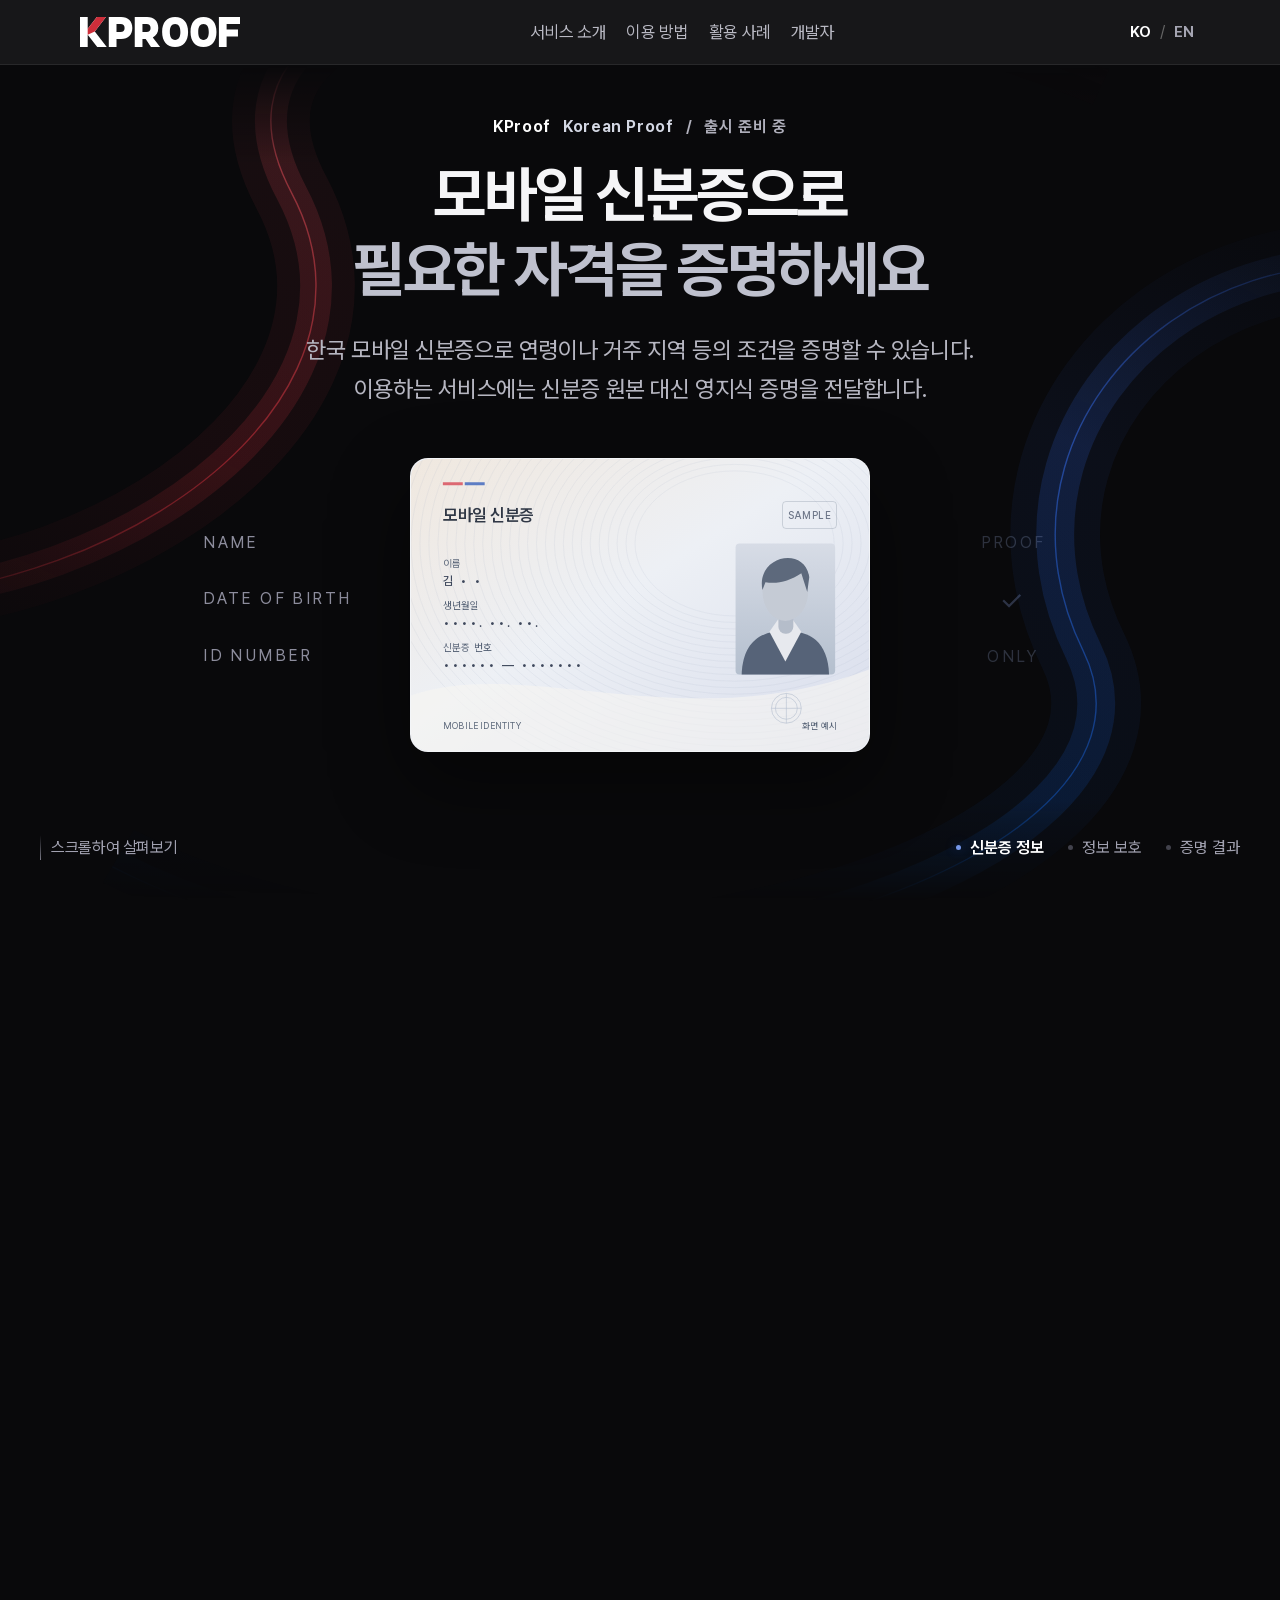
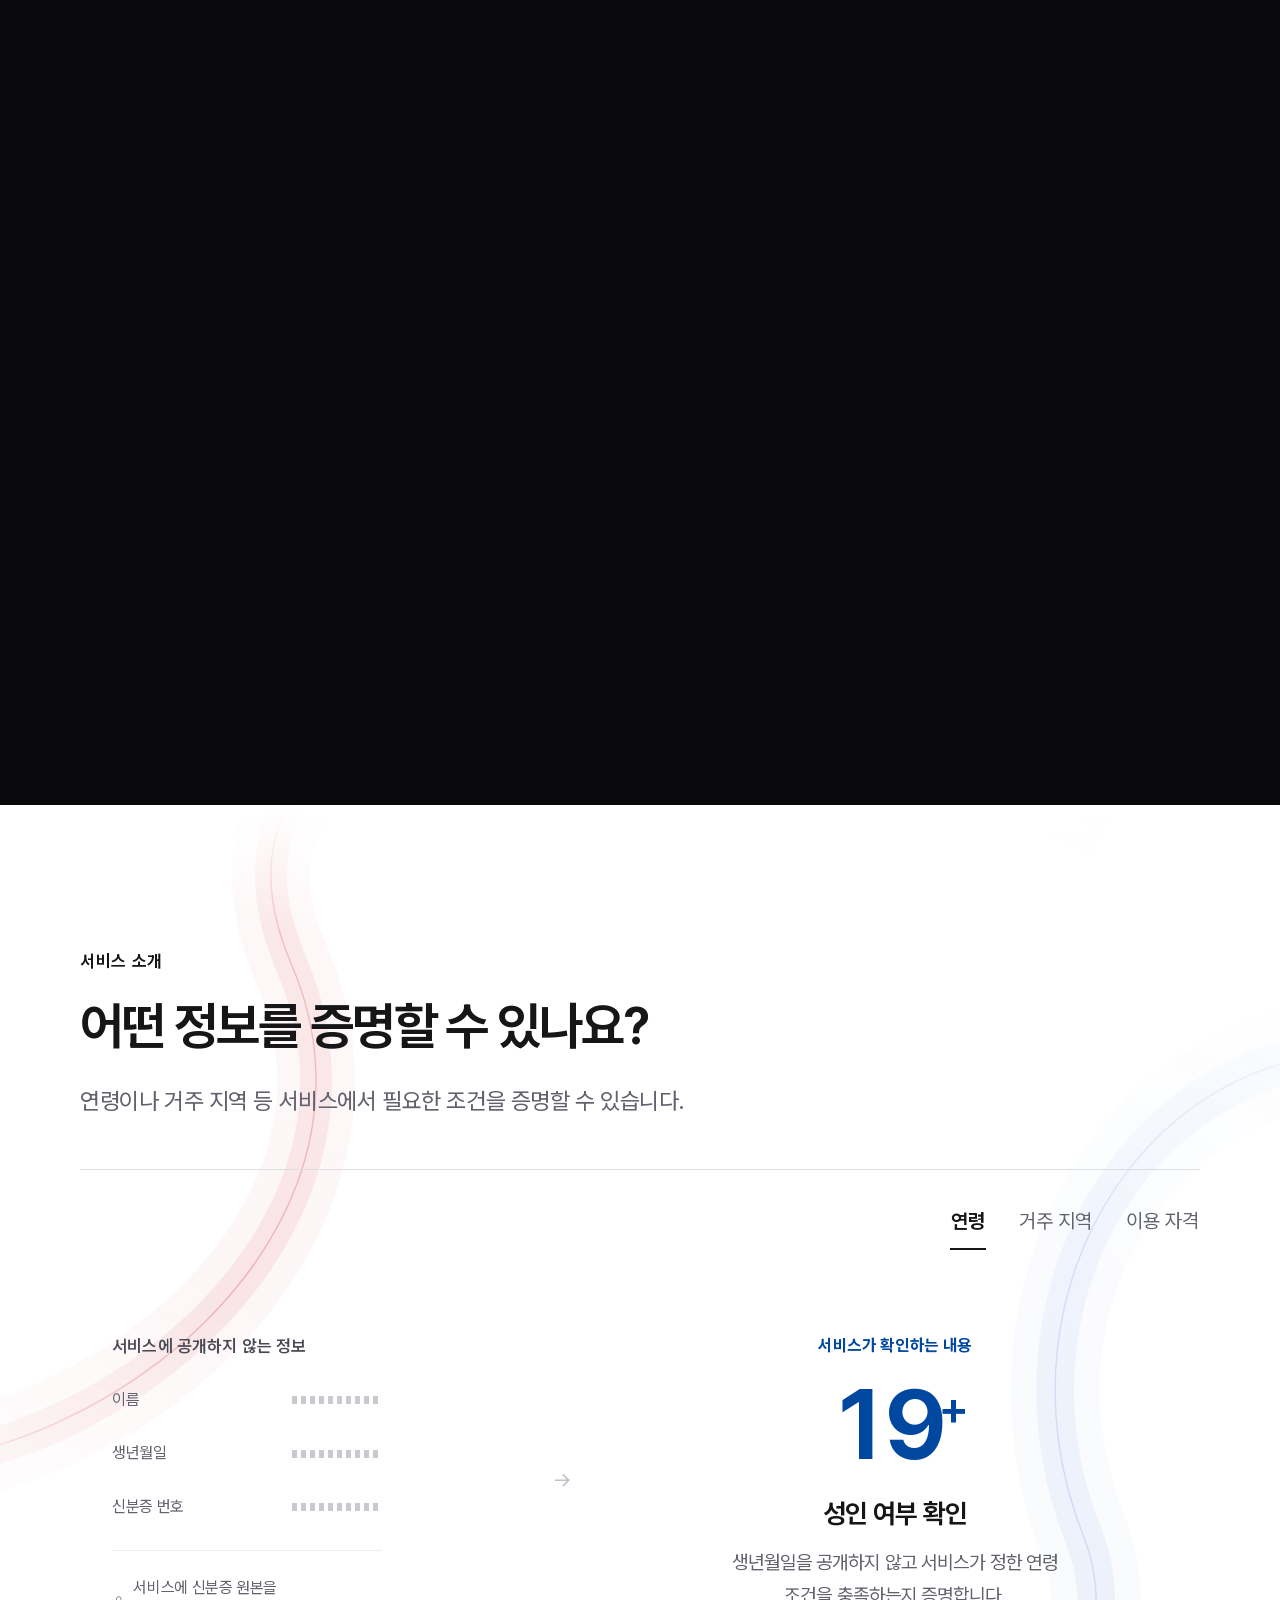
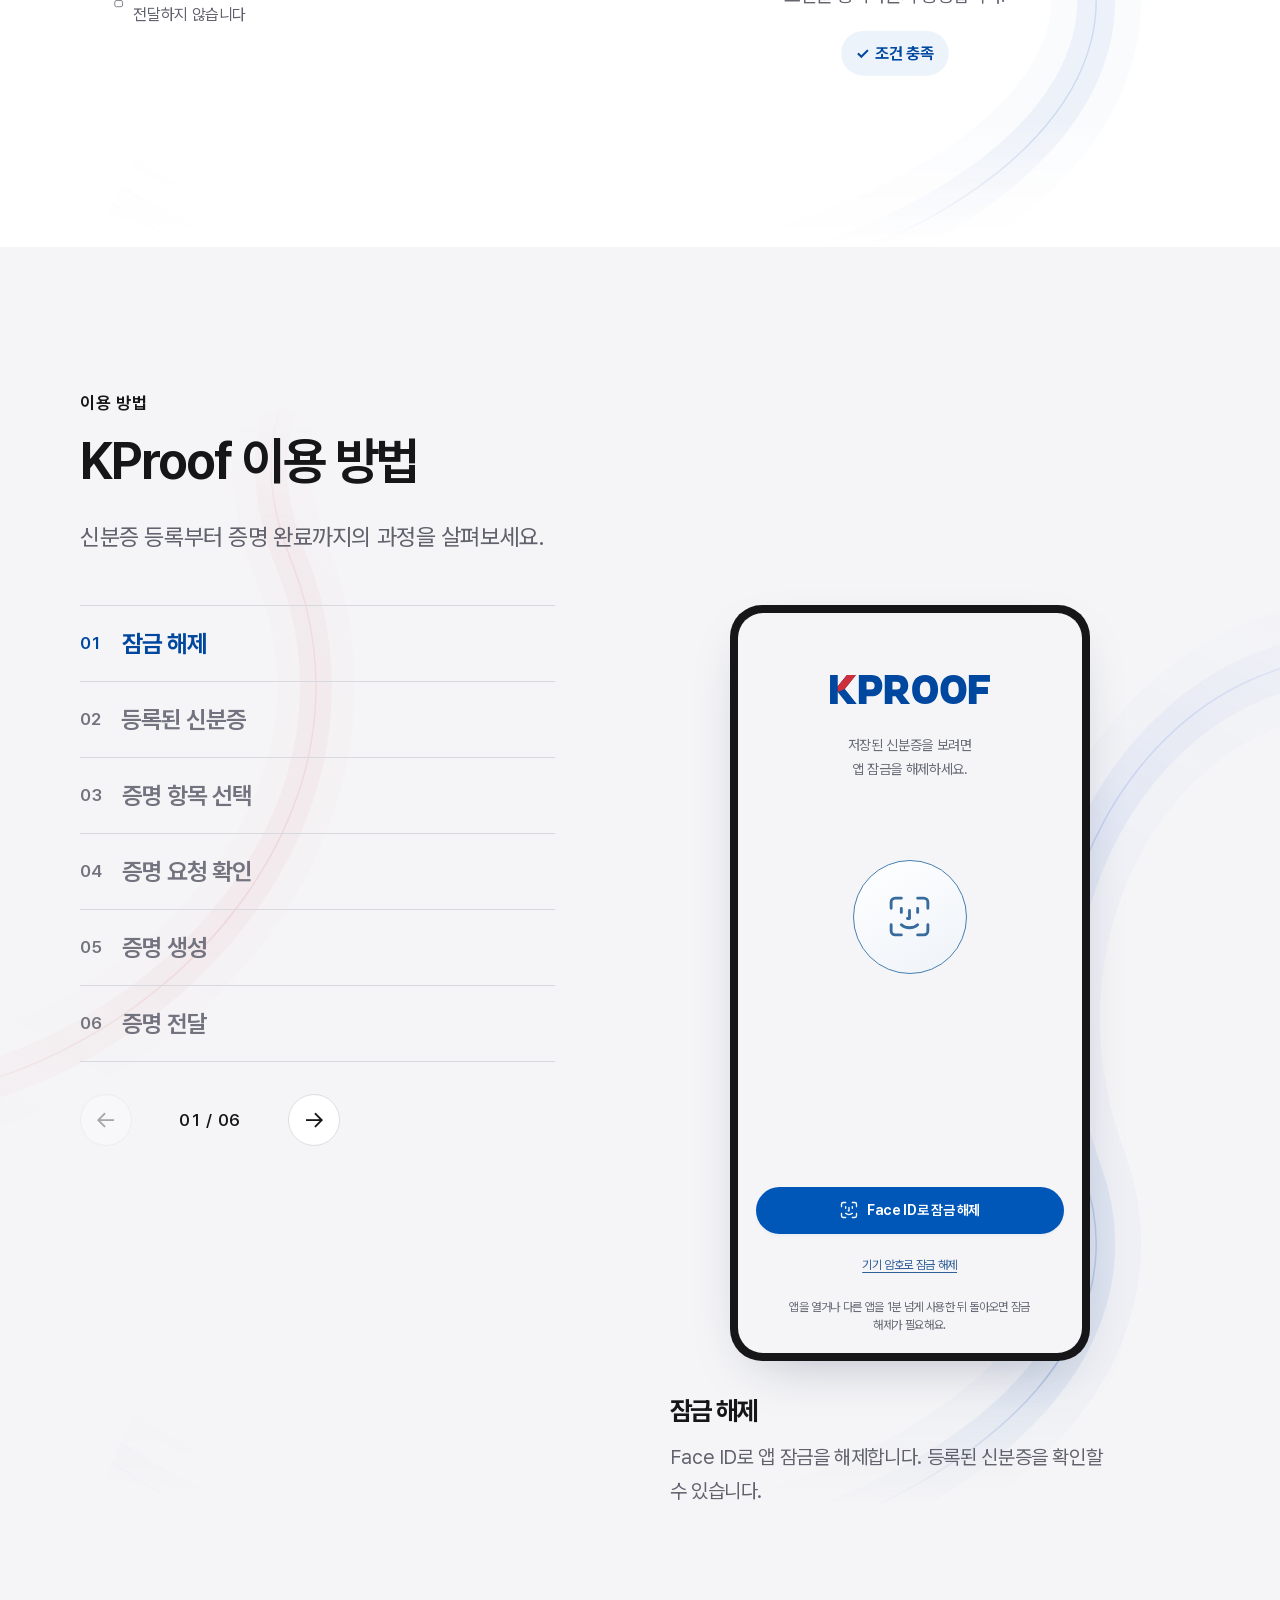
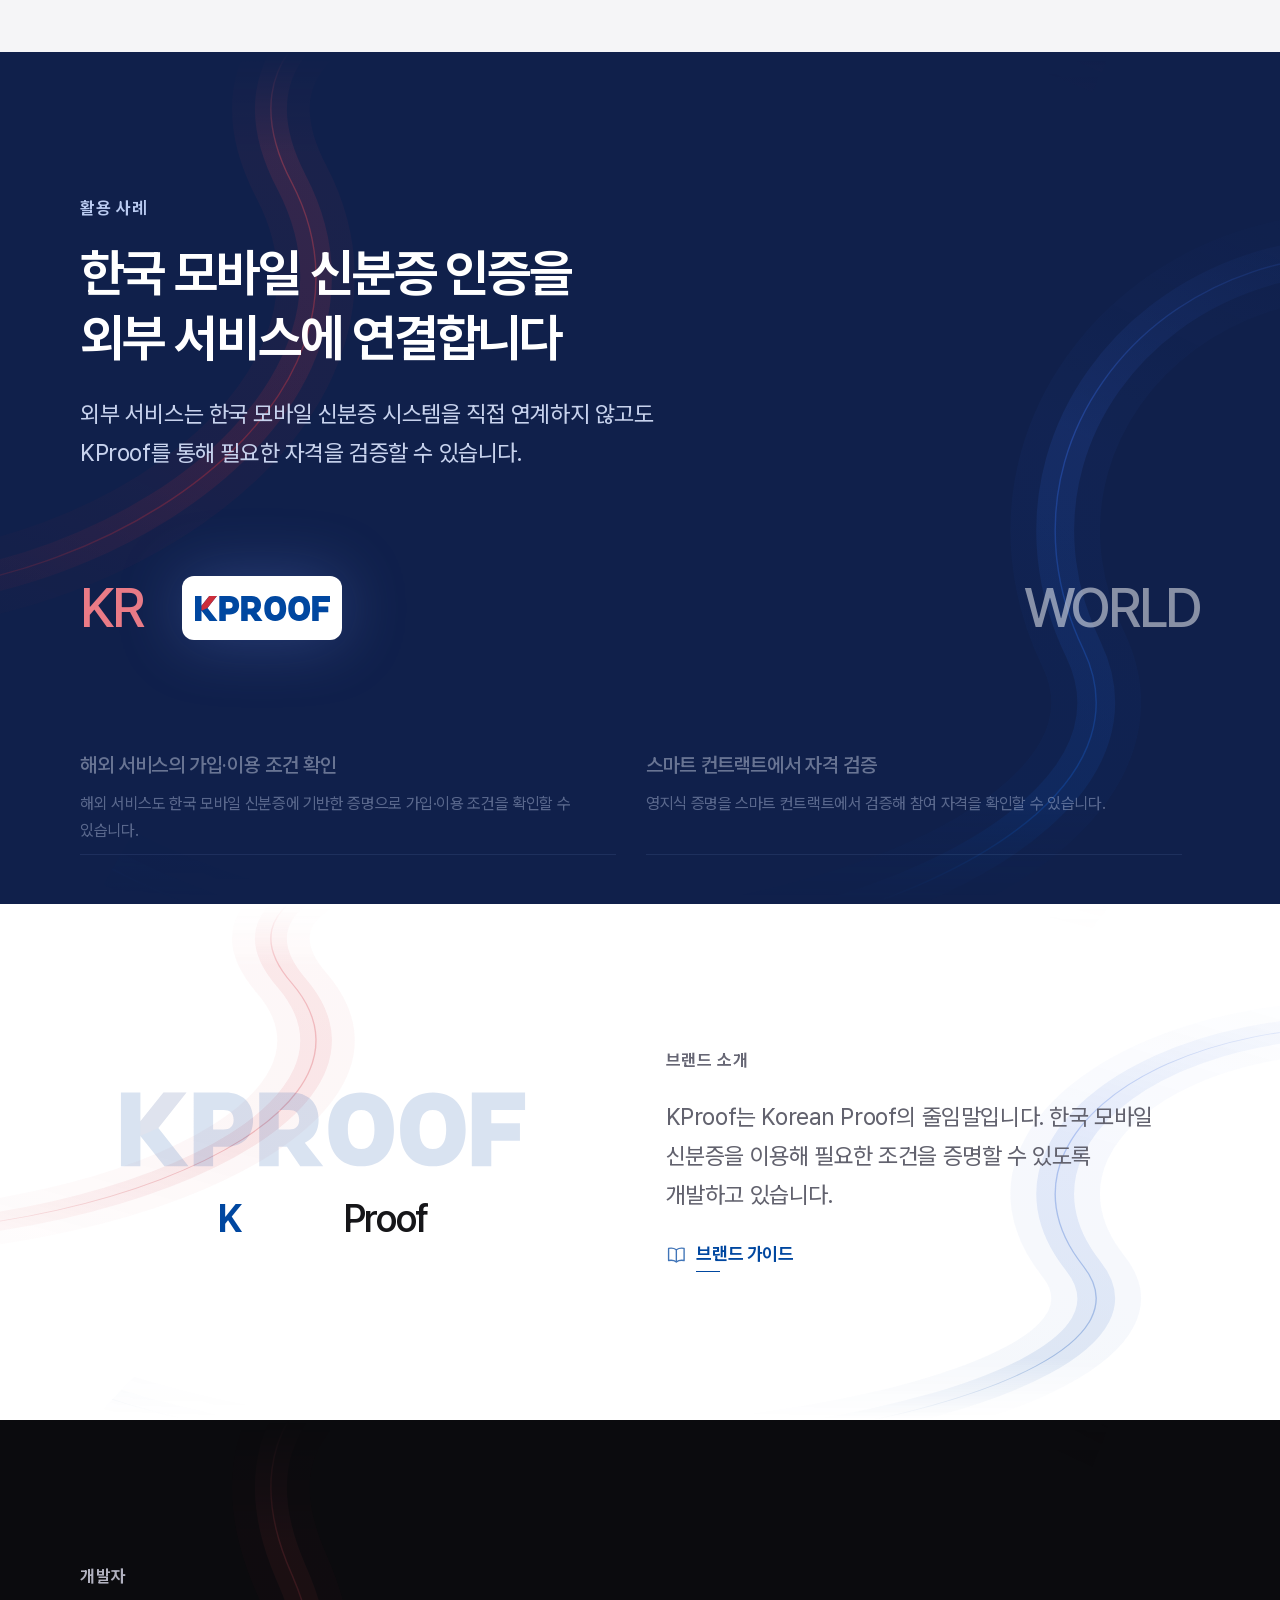
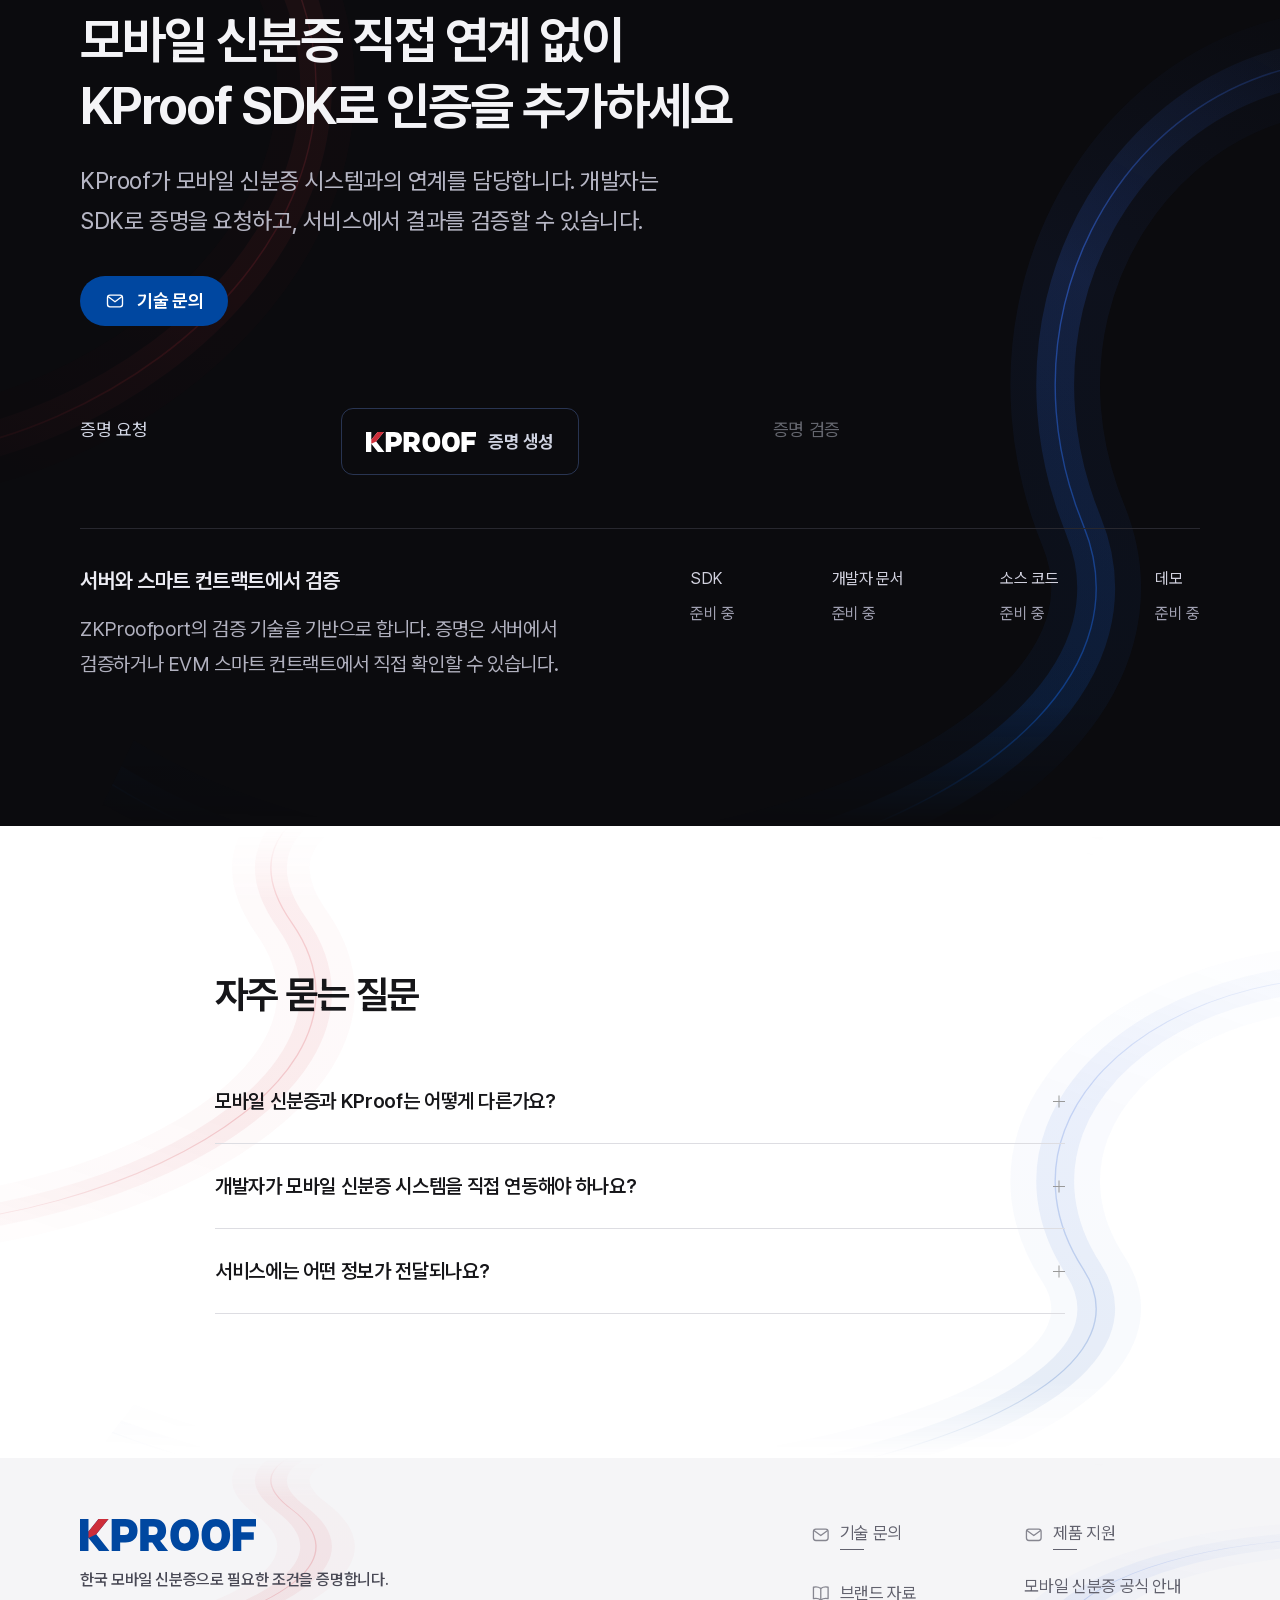
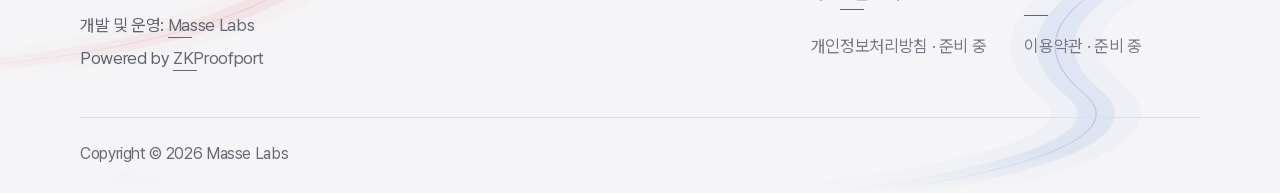
<file: index.html>
<!doctype html>
<html lang="ko">
<head>
<meta charset="utf-8">
<meta name="viewport" content="width=device-width, initial-scale=1">
<meta name="theme-color" content="#09090B">
<title>KProof | Korean Proof</title>
<meta name="description" content="KProof는 한국 모바일 신분증으로 연령·거주 지역 등의 조건을 증명합니다. 서비스에는 신분증 원본 대신 영지식 증명을 전달합니다.">
<meta property="og:title" content="KProof | Korean Proof">
<meta property="og:description" content="KProof는 한국 모바일 신분증으로 연령·거주 지역 등의 조건을 증명합니다. 서비스에는 신분증 원본 대신 영지식 증명을 전달합니다.">
<meta property="og:type" content="website">
<meta property="og:url" content="https://koreanproof.com/">
<link rel="canonical" href="https://koreanproof.com/">
<meta property="og:site_name" content="KProof">
<meta property="og:locale" content="ko_KR">
<meta property="og:image" content="https://koreanproof.com/assets/og-image.png">
<meta property="og:image:secure_url" content="https://koreanproof.com/assets/og-image.png">
<meta property="og:image:type" content="image/png">
<meta property="og:image:width" content="1200">
<meta property="og:image:height" content="630">
<meta property="og:image:alt" content="KProof — Korean Proof">
<meta name="twitter:card" content="summary_large_image">
<meta name="twitter:title" content="KProof | Korean Proof">
<meta name="twitter:description" content="KProof는 한국 모바일 신분증으로 연령·거주 지역 등의 조건을 증명합니다. 서비스에는 신분증 원본 대신 영지식 증명을 전달합니다.">
<meta name="twitter:image" content="https://koreanproof.com/assets/og-image.png">
<meta name="twitter:image:alt" content="KProof — Korean Proof">
<link rel="icon" href="/favicon.ico" type="image/x-icon" sizes="16x16 32x32 48x48 256x256">
<link rel="icon" href="/assets/favicon-96.png" type="image/png" sizes="96x96">
<link rel="apple-touch-icon" href="/apple-touch-icon.png" sizes="180x180">
<link rel="preload" href="assets/fonts/PretendardVariable.woff2" as="font" type="font/woff2" crossorigin>
<link rel="stylesheet" href="css/tokens.css">
<link rel="stylesheet" href="css/styles.css">
<link rel="stylesheet" href="css/typography.css">
<link rel="stylesheet" href="css/ambient.css">
<link rel="stylesheet" href="css/brand.css">
<link rel="stylesheet" href="css/motion.css">
<link rel="stylesheet" href="css/app-walkthrough.css">
<link rel="stylesheet" href="css/app-screens.css">
<link rel="stylesheet" href="css/link-actions.css">
<script src="js/app.js" defer>
</script>
<!-- Google tag (gtag.js) -->
<script async src="https://www.googletagmanager.com/gtag/js?id=G-HQS5GPV9JL"></script>
<script>
  window.dataLayer = window.dataLayer || [];
  function gtag(){dataLayer.push(arguments);}
  gtag('js', new Date());

  gtag('config', 'G-HQS5GPV9JL');
</script>
</head>
<body id="top"><a class="skip-link" href="#main"><span data-i18n="skip">본문 바로가기</span></a>
<header class="site-header"><div class="container header-inner"><a class="brand" href="#top" aria-label="KProof 홈" data-i18n-aria="home"><img class="brand-mark" src="assets/logo-inverse.svg" alt="KProof" width="789" height="144"></a>
<nav id="main-nav" aria-label="주요 메뉴" data-i18n-aria="nav"><a href="#overview"><span data-i18n="overview">서비스 소개</span></a><a href="#how-it-works"><span data-i18n="how">이용 방법</span></a><a href="#use-cases"><span data-i18n="uses">활용 사례</span></a><a href="#developers"><span data-i18n="dev">개발자</span></a>
</nav><div class="header-controls"><div class="language-switch" role="group" data-i18n-aria="language" aria-label="언어 선택"><button type="button" data-lang="ko" aria-pressed="true" data-i18n-aria="koLabel" aria-label="한국어로 보기">KO</button><span aria-hidden="true">/</span><button type="button" data-lang="en" aria-pressed="false" data-i18n-aria="enLabel" aria-label="영어로 보기">EN</button></div><button type="button" class="menu-toggle" aria-controls="main-nav" aria-expanded="false" aria-label="메뉴 열기"><span></span><span></span></button></div></div>
</header>
<main id="main">
<section class="hero story" aria-labelledby="hero-title" data-scene="0">
<div class="story-sticky" data-ambient="dark"><div class="ambient-field" aria-hidden="true"></div>
<div class="story-intro"><p class="eyebrow hero-brand-name"><strong>KProof</strong><span class="hero-full-name">Korean Proof</span><span aria-hidden="true">/</span> <span data-i18n="status">출시 준비 중</span></p><h1 id="hero-title"><span data-i18n="heroLine1">모바일 신분증으로</span><span data-i18n="heroLine2">필요한 자격을 증명하세요</span></h1><p data-i18n="intro" class="hero-description">한국 모바일 신분증으로 연령이나 거주 지역 등의 조건을 증명할 수 있습니다.<br>이용하는 서비스에는 신분증 원본 대신 영지식 증명을 전달합니다.</p></div>
<div class="identity-stage" aria-hidden="true"><div class="stage-grid"></div><div class="data-orbit orbit-left"><span>NAME</span><span>DATE OF BIRTH</span><span>ID NUMBER</span></div><div class="identity-object"><img class="credential-art" src="assets/mobile-id.svg" alt="" width="460" height="294"><div class="credential-content"><div class="object-top"><span data-i18n="mobileID">모바일 신분증</span><span class="object-chip">SAMPLE</span></div><div class="identity-data"><div class="data-field"><span data-i18n="name">이름</span><b>김 • •</b></div><div class="data-field"><span data-i18n="birth">생년월일</span><b>••••. ••. ••.</b></div><div class="data-field"><span data-i18n="idNumber">신분증 번호</span><b>•••••• — •••••••</b></div></div><div class="credential-foot"><span>MOBILE IDENTITY</span><span data-i18n="cardSample">화면 예시</span></div></div><div class="privacy-shutter shutter-one"></div><div class="privacy-shutter shutter-two"></div><div class="privacy-shutter shutter-three"></div><div class="proof-core"><span class="proof-core-symbol">✓</span><strong data-i18n="heroResult">만 19세 이상입니다</strong><span data-i18n="resultNote">생년월일을 공개하지 않고<br>만 19세 이상임을 증명합니다.</span></div></div><div class="data-orbit orbit-right"><span>PROOF</span><span class="orbit-check">✓</span><span>ONLY</span></div></div>
<div class="story-end"><p class="eyebrow" data-i18n="storyEndLabel">연령 조건 확인</p><h2 data-i18n="storyEndTitle">생년월일을 공개하지 않고<br>성인 여부를 확인합니다</h2><p data-i18n="storyEndText">서비스는 만 19세 이상인지 확인할 수 있습니다. 이름이나 생년월일 등의 신분증 정보는 전달되지 않습니다.</p></div>
<div class="story-bottom"><p class="scroll-cue"><span class="scroll-line" aria-hidden="true"></span><span data-i18n="scrollHint">스크롤하여 살펴보기</span></p><div class="scene-nav" role="group" data-i18n-aria="sceneNav" aria-label="증명 과정 선택"><button type="button" data-scene-target="0" aria-pressed="true"><i></i><span data-i18n="scene1">신분증 정보</span></button><button type="button" data-scene-target="1" aria-pressed="false"><i></i><span data-i18n="scene2">정보 보호</span></button><button type="button" data-scene-target="2" aria-pressed="false"><i></i><span data-i18n="scene3">증명 결과</span></button></div></div>
</div></section>
<section id="overview" class="section overview" aria-labelledby="features-title" data-ambient="light"><div class="ambient-field" aria-hidden="true"></div><div class="container"><div class="section-heading reveal"><p class="eyebrow" data-i18n="overview">서비스 소개</p><h2 id="features-title" data-i18n="featuresTitle">어떤 정보를 증명할 수 있나요?</h2><p class="section-intro" data-i18n="featuresIntro">연령이나 거주 지역 등 서비스에서 필요한 조건을 증명할 수 있습니다.</p></div>
<div class="proof-explorer reveal" data-proof="age"><div class="proof-tabs" role="tablist" data-i18n-aria="proofTabs" aria-label="증명 항목 선택"><button role="tab" type="button" id="tab-age" data-proof="age" aria-selected="true" aria-controls="proof-panel" tabindex="0" data-i18n="proofAge">연령</button><button role="tab" type="button" id="tab-region" data-proof="region" aria-selected="false" aria-controls="proof-panel" tabindex="-1" data-i18n="proofRegion">거주 지역</button><button role="tab" type="button" id="tab-eligibility" data-proof="eligibility" aria-selected="false" aria-controls="proof-panel" tabindex="-1" data-i18n="proofEligibility">이용 자격</button></div>
<div class="proof-panel" id="proof-panel" role="tabpanel" aria-labelledby="tab-age" tabindex="0"><div class="explorer-private"><p class="micro-label" data-i18n="notShared">서비스에 공개하지 않는 정보</p><div><span data-i18n="name">이름</span><i></i></div><div><span data-i18n="birth">생년월일</span><i></i></div><div><span data-i18n="idNumber">신분증 번호</span><i></i></div><p class="private-caption"><svg viewBox="0 0 24 24" aria-hidden="true"><rect x="5" y="10" width="14" height="11" rx="3"/><path d="M8 10V7a4 4 0 0 1 8 0v3"/></svg><span data-i18n="privateLabel">서비스에 신분증 원본을 전달하지 않습니다</span></p></div><div class="explorer-seam" aria-hidden="true"><span>→</span></div><div class="explorer-result" aria-live="polite" aria-atomic="true"><p class="micro-label" data-i18n="shared">서비스가 확인하는 내용</p><div class="result-display" id="result-display" aria-hidden="true">19<span>+</span></div><h3 id="proof-title" data-i18n="proofAgeTitle">성인 여부 확인</h3><p id="proof-description" data-i18n="proofAgeText">생년월일을 공개하지 않고 서비스가 정한 연령 조건을 충족하는지 증명합니다.</p><span class="result-badge"><span aria-hidden="true">✓</span><span data-i18n="met">조건 충족</span></span></div></div></div></div></section>
<section id="how-it-works" class="section how-section app-walkthrough" aria-labelledby="how-title"><div class="container journey-sticky" data-ambient="soft"><div class="ambient-field" aria-hidden="true"></div><div class="section-heading"><p class="eyebrow" data-i18n="how">이용 방법</p><h2 id="how-title" data-i18n="howTitle">KProof 이용 방법</h2><p class="section-intro" data-i18n="howIntro">신분증 등록부터 증명 완료까지의 과정을 살펴보세요.</p></div><div class="journey"><div class="journey-navigation"><div class="journey-steps" role="tablist" aria-orientation="vertical" data-i18n-aria="journeyTabs" aria-label="이용 단계 선택"><button type="button" role="tab" id="step-tab-0" data-step="0" aria-selected="true" aria-controls="journey-panel" tabindex="0"><span class="step-number">01</span><span><strong data-i18n="appStep1">잠금 해제</strong></span></button><button type="button" role="tab" id="step-tab-1" data-step="1" aria-selected="false" aria-controls="journey-panel" tabindex="-1"><span class="step-number">02</span><span><strong data-i18n="appStep2">등록된 신분증</strong></span></button><button type="button" role="tab" id="step-tab-2" data-step="2" aria-selected="false" aria-controls="journey-panel" tabindex="-1"><span class="step-number">03</span><span><strong data-i18n="appStep3">증명 항목 선택</strong></span></button><button type="button" role="tab" id="step-tab-3" data-step="3" aria-selected="false" aria-controls="journey-panel" tabindex="-1"><span class="step-number">04</span><span><strong data-i18n="appStep4">증명 요청 확인</strong></span></button><button type="button" role="tab" id="step-tab-4" data-step="4" aria-selected="false" aria-controls="journey-panel" tabindex="-1"><span class="step-number">05</span><span><strong data-i18n="appStep5">증명 생성</strong></span></button><button type="button" role="tab" id="step-tab-5" data-step="5" aria-selected="false" aria-controls="journey-panel" tabindex="-1"><span class="step-number">06</span><span><strong data-i18n="appStep6">증명 전달</strong></span></button></div><div class="app-step-controls"><button type="button" data-step-prev disabled data-i18n-aria="previousStep" aria-label="이전 단계">←</button><span class="app-step-counter" data-i18n-aria="appStepStatus" aria-label="현재 이용 단계">01 / 06</span><button type="button" data-step-next data-i18n-aria="nextStep" aria-label="다음 단계">→</button></div></div><div id="journey-panel" class="journey-panel" role="tabpanel" aria-labelledby="step-tab-0" tabindex="0" data-step="0"><div class="app-stage" data-step-screen="0"><figure class="app-phone"><div class="demo-screen demo-lock"><div class="demo-lock-intro"><img class="demo-logo" src="assets/logo.svg" width="789" height="144" alt="KProof"><p data-i18n="uiLockIntro">저장된 신분증을 보려면<br>앱 잠금을 해제하세요.</p></div><div class="demo-face"><svg class="demo-icon " viewBox="0 0 24 24" fill="none" stroke="currentColor" stroke-width="1.6" stroke-linecap="round" stroke-linejoin="round" aria-hidden="true"><path d="M8 3H5a2 2 0 0 0-2 2v3m13-5h3a2 2 0 0 1 2 2v3M3 16v3a2 2 0 0 0 2 2h3m13-5v3a2 2 0 0 1-2 2h-3M8 8v2m8-2v2m-4-1v4h-1m-3 3c2 2 6 2 8 0"/></svg></div><div class="demo-bottom"><div class="demo-primary"><svg class="demo-icon " viewBox="0 0 24 24" fill="none" stroke="currentColor" stroke-width="1.6" stroke-linecap="round" stroke-linejoin="round" aria-hidden="true"><path d="M8 3H5a2 2 0 0 0-2 2v3m13-5h3a2 2 0 0 1 2 2v3M3 16v3a2 2 0 0 0 2 2h3m13-5v3a2 2 0 0 1-2 2h-3M8 8v2m8-2v2m-4-1v4h-1m-3 3c2 2 6 2 8 0"/></svg><span data-i18n="uiUnlock">Face ID로 잠금 해제</span></div><p class="demo-link" data-i18n="uiPasscode">기기 암호로 잠금 해제</p><p class="demo-fine" data-i18n="uiLockNote">앱을 열거나 다른 앱을 1분 넘게 사용한 뒤 돌아오면 잠금 해제가 필요해요.</p></div></div></figure><div class="app-stage-caption"><h3 data-i18n="appStep1">잠금 해제</h3><p data-i18n="appStep1Text">Face ID로 앱 잠금을 해제합니다. 등록된 신분증을 확인할 수 있습니다.</p></div></div><div class="app-stage" data-step-screen="1" hidden><figure class="app-phone"><div class="demo-screen demo-wallet"><div class="demo-toolbar"><img class="demo-logo" src="assets/logo.svg" width="789" height="144" alt="KProof"><div class="demo-tools"><span><svg class="demo-icon " viewBox="0 0 24 24" fill="none" stroke="currentColor" stroke-width="1.6" stroke-linecap="round" stroke-linejoin="round" aria-hidden="true"><path d="M8 3H5a2 2 0 0 0-2 2v3m13-5h3a2 2 0 0 1 2 2v3M3 16v3a2 2 0 0 0 2 2h3m13-5v3a2 2 0 0 1-2 2h-3M8 8v2m8-2v2m-4-1v4h-1m-3 3c2 2 6 2 8 0"/></svg></span><span><svg class="demo-icon " viewBox="0 0 24 24" fill="none" stroke="currentColor" stroke-width="1.6" stroke-linecap="round" stroke-linejoin="round" aria-hidden="true"><path d="M12 5v14M5 12h14"/></svg></span></div></div><div class="demo-panel demo-summary"><strong data-i18n="uiWalletSummary">이 신분증으로 확인할 수 있는 항목 3가지</strong><span class="demo-muted" data-i18n="uiExpand">펼치기</span></div><div class="demo-id-stack"><div class="demo-id-band band-black"><strong data-i18n="uiDriver">모바일 운전면허증</strong><span data-i18n="uiLicense">면허</span></div><div class="demo-id-band band-red"><strong data-i18n="uiVeteran">모바일 국가보훈등록증</strong><span data-i18n="uiVeteranTag">보훈</span></div><div class="demo-id-band band-navy"><strong data-i18n="uiResident">모바일 외국인등록증</strong><span data-i18n="uiResidentTag">외국인</span></div><div class="demo-id-band band-blue"><strong data-i18n="uiNational">모바일 주민등록증</strong><span data-i18n="uiIDTag">주민</span></div><div class="demo-credential"><div class="demo-person"><div class="demo-avatar"><svg class="demo-icon " viewBox="0 0 24 24" fill="none" stroke="currentColor" stroke-width="1.6" stroke-linecap="round" stroke-linejoin="round" aria-hidden="true"><circle cx="12" cy="8" r="4" fill="currentColor" stroke="none"/><path d="M3 23v-2a9 9 0 0 1 18 0v2" fill="currentColor" stroke="none"/></svg></div><div><span class="demo-field" data-i18n="name">이름</span><strong data-i18n="uiHolder">홍길동</strong><span class="demo-field" data-i18n="birth">생년월일</span><strong>1990.01.01</strong><span class="demo-field" data-i18n="uiAddress">주소</span><strong data-i18n="uiCity">전북특별자치도 전주시</strong></div></div><div class="demo-issued"><svg class="demo-icon " viewBox="0 0 24 24" fill="none" stroke="currentColor" stroke-width="1.6" stroke-linecap="round" stroke-linejoin="round" aria-hidden="true"><path d="m12 3 8 3v6c0 5-8 9-8 9s-8-4-8-9V6Z"/><path d="m8 12 3 3 5-6"/></svg><span data-i18n="uiIssuer">정부 전자서명 확인 완료</span></div><p class="demo-fine" data-i18n="uiIssued">모바일 신분증 앱에서 발급 · 2026.10.27</p></div></div><div class="demo-actions"><div class="demo-secondary"><span data-i18n="uiHide">정보 가리기</span></div><div class="demo-primary"><span data-i18n="uiProve">증명하기</span></div></div><div class="demo-nav"><div class="is-selected"><svg class="demo-icon " viewBox="0 0 24 24" fill="none" stroke="currentColor" stroke-width="1.6" stroke-linecap="round" stroke-linejoin="round" aria-hidden="true"><rect x="3" y="5" width="18" height="14" rx="3"/><path d="M3 9h18"/></svg><span data-i18n="uiWallet">신분증</span></div><div><svg class="demo-icon " viewBox="0 0 24 24" fill="none" stroke="currentColor" stroke-width="1.6" stroke-linecap="round" stroke-linejoin="round" aria-hidden="true"><path d="m12 3 8 3v6c0 5-8 9-8 9s-8-4-8-9V6Z"/><path d="m8 12 3 3 5-6"/></svg><span data-i18n="uiProof">증명</span></div><div><svg class="demo-icon " viewBox="0 0 24 24" fill="none" stroke="currentColor" stroke-width="1.6" stroke-linecap="round" stroke-linejoin="round" aria-hidden="true"><path d="M3 10a9 9 0 1 1 1 7M3 4v6h6m3-3v6l4 2"/></svg><span data-i18n="uiHistory">기록</span></div><div><svg class="demo-icon " viewBox="0 0 24 24" fill="none" stroke="currentColor" stroke-width="1.6" stroke-linecap="round" stroke-linejoin="round" aria-hidden="true"><circle cx="12" cy="12" r="3"/><path d="M12 2v3m0 14v3M2 12h3m14 0h3M5 5l2 2m10 10 2 2M5 19l2-2M17 7l2-2"/></svg><span data-i18n="uiSettings">설정</span></div></div></div></figure><div class="app-stage-caption"><h3 data-i18n="appStep2">등록된 신분증</h3><p data-i18n="appStep2Text">처음 이용할 때 모바일 신분증 앱에서 신분증을 가져와 등록합니다. 이후 증명에 사용할 신분증을 선택할 수 있습니다.</p></div></div><div class="app-stage" data-step-screen="2" hidden><figure class="app-phone"><div class="demo-screen demo-choose"><h4 data-i18n="uiProof">증명</h4><p class="demo-muted" data-i18n="uiProofIntro">증명할 항목을 선택하세요. 신분증 원본은 서비스에 전달하지 않아요.</p><div class="demo-qr"><svg class="demo-icon " viewBox="0 0 24 24" fill="none" stroke="currentColor" stroke-width="1.6" stroke-linecap="round" stroke-linejoin="round" aria-hidden="true"><path d="M8 3H3v5m13-5h5v5M3 16v5h5m13-5v5h-5M8 8h2v2H8zm6 0h2v2h-2zm-6 6h2v2H8zm6 0h2v2h-2z"/></svg><div><strong data-i18n="uiQR">증명 요청 QR 스캔</strong><small data-i18n="uiQRNote">서비스 화면의 QR 코드를 스캔하세요</small></div></div><p class="demo-section-label" data-i18n="uiCanProve">증명할 수 있는 항목</p><div class="demo-panel demo-proof-option"><div class="demo-option-title"><strong data-i18n="uiIdentity">본인 확인</strong><span class="demo-source-tag" data-i18n="uiIDSource">주민등록증</span></div><p class="demo-fine" data-i18n="uiIdentityNote">유효한 모바일 신분증을 가지고 있는지 확인해요</p></div><div class="demo-panel demo-proof-option"><div class="demo-option-title"><strong data-i18n="uiAge">나이</strong><span class="demo-source-tag" data-i18n="uiIDSource">주민등록증</span></div><p class="demo-fine" data-i18n="uiAgeNote">생년월일 공개 없이 연령 조건을 증명해요</p></div><div class="demo-panel demo-proof-option"><div class="demo-option-title"><strong data-i18n="uiRegion">거주 시·도</strong><span class="demo-source-tag" data-i18n="uiIDSource">주민등록증</span></div><p class="demo-fine" data-i18n="uiRegionNote">상세 주소를 공개하지 않고 거주 시·도를 증명해요</p></div><p class="demo-fine demo-proof-foot" data-i18n="uiProofFoot">기본 신분증을 설정하면 다음에도 같은 신분증이 선택돼요.</p><div class="demo-nav"><div><svg class="demo-icon " viewBox="0 0 24 24" fill="none" stroke="currentColor" stroke-width="1.6" stroke-linecap="round" stroke-linejoin="round" aria-hidden="true"><rect x="3" y="5" width="18" height="14" rx="3"/><path d="M3 9h18"/></svg><span data-i18n="uiWallet">신분증</span></div><div class="is-selected"><svg class="demo-icon " viewBox="0 0 24 24" fill="none" stroke="currentColor" stroke-width="1.6" stroke-linecap="round" stroke-linejoin="round" aria-hidden="true"><path d="m12 3 8 3v6c0 5-8 9-8 9s-8-4-8-9V6Z"/><path d="m8 12 3 3 5-6"/></svg><span data-i18n="uiProof">증명</span></div><div><svg class="demo-icon " viewBox="0 0 24 24" fill="none" stroke="currentColor" stroke-width="1.6" stroke-linecap="round" stroke-linejoin="round" aria-hidden="true"><path d="M3 10a9 9 0 1 1 1 7M3 4v6h6m3-3v6l4 2"/></svg><span data-i18n="uiHistory">기록</span></div><div><svg class="demo-icon " viewBox="0 0 24 24" fill="none" stroke="currentColor" stroke-width="1.6" stroke-linecap="round" stroke-linejoin="round" aria-hidden="true"><circle cx="12" cy="12" r="3"/><path d="M12 2v3m0 14v3M2 12h3m14 0h3M5 5l2 2m10 10 2 2M5 19l2-2M17 7l2-2"/></svg><span data-i18n="uiSettings">설정</span></div></div></div></figure><div class="app-stage-caption"><h3 data-i18n="appStep3">증명 항목 선택</h3><p data-i18n="appStep3Text">본인 확인, 나이, 거주 시·도 중 증명할 항목을 선택합니다. QR 코드로 서비스의 증명 요청을 받을 수도 있습니다.</p></div></div><div class="app-stage" data-step-screen="3" hidden><figure class="app-phone"><div class="demo-screen demo-request"><div class="demo-request-meta"><strong data-i18n="uiRequest">증명 요청</strong><span data-i18n="uiTimeLeft">4:52 남음</span></div><div class="demo-service"><img src="brand/assets/symbol-color.svg" width="40" height="40" alt=""><div><strong data-i18n="uiDemo">KProof 데모</strong><span>stg-demo.koreanproof.com</span></div></div><h4 data-i18n="uiRequestTitle">만 19세 이상인지<br>확인해 주세요</h4><div class="demo-panel demo-source"><svg class="demo-icon " viewBox="0 0 24 24" fill="none" stroke="currentColor" stroke-width="1.6" stroke-linecap="round" stroke-linejoin="round" aria-hidden="true"><rect x="3" y="5" width="18" height="14" rx="3"/><path d="M3 9h18"/></svg><strong data-i18n="uiSource">모바일 주민등록증으로 증명</strong><span class="demo-link" data-i18n="uiChange">바꾸기</span></div><div class="demo-panel demo-sharing"><h5 data-i18n="uiShared">서비스가 확인하는 내용</h5><div class="demo-check-row"><svg class="demo-icon " viewBox="0 0 24 24" fill="none" stroke="currentColor" stroke-width="1.6" stroke-linecap="round" stroke-linejoin="round" aria-hidden="true"><path d="m5 12 4 4L19 6"/></svg><div><span data-i18n="uiAgeFact">만 19세 이상 여부</span></div></div></div><div class="demo-panel demo-private"><h5 data-i18n="uiPrivate">서비스에 공개하지 않는 정보</h5><div class="demo-private-fields"><span data-i18n="name">이름</span><span data-i18n="birth">생년월일</span><span data-i18n="uiLicenseNumber">면허 번호</span><span data-i18n="uiAddress">주소</span><span data-i18n="uiPhoto">사진</span></div></div><div class="demo-bottom"><div class="demo-primary"><svg class="demo-icon " viewBox="0 0 24 24" fill="none" stroke="currentColor" stroke-width="1.6" stroke-linecap="round" stroke-linejoin="round" aria-hidden="true"><path d="M8 3H5a2 2 0 0 0-2 2v3m13-5h3a2 2 0 0 1 2 2v3M3 16v3a2 2 0 0 0 2 2h3m13-5v3a2 2 0 0 1-2 2h-3M8 8v2m8-2v2m-4-1v4h-1m-3 3c2 2 6 2 8 0"/></svg><span data-i18n="uiApprove">Face ID로 확인하고 증명</span></div><p class="demo-secondary-link" data-i18n="uiDecline">요청 거절</p></div></div></figure><div class="app-stage-caption"><h3 data-i18n="appStep4">증명 요청 확인</h3><p data-i18n="appStep4Text">서비스가 확인하려는 조건과 전달할 정보를 확인한 뒤 승인합니다.</p></div></div><div class="app-stage" data-step-screen="4" hidden><figure class="app-phone"><div class="demo-screen demo-creating"><div class="demo-progress"><svg viewBox="0 0 120 120" aria-hidden="true"><circle class="demo-progress-track" cx="60" cy="60" r="52"/><circle class="demo-progress-value" cx="60" cy="60" r="52" pathLength="100"/></svg><strong>48<span>%</span></strong></div><h4 data-i18n="uiCreating">증명을 생성하고 있어요</h4><p class="demo-muted" data-i18n="uiCreatingNote">휴대폰에서 영지식 증명을 생성하고 있어요.<br>신분증 원본은 요청한 서비스에 전달되지 않아요.</p><div class="demo-tasks"><div class="demo-task is-done"><span class="demo-task-state"><svg class="demo-icon " viewBox="0 0 24 24" fill="none" stroke="currentColor" stroke-width="1.6" stroke-linecap="round" stroke-linejoin="round" aria-hidden="true"><path d="m5 12 4 4L19 6"/></svg></span><span data-i18n="uiSignature">정부 전자서명 확인</span></div><div class="demo-task is-current"><span class="demo-task-state"></span><span data-i18n="uiAgeCheck">만 19세 이상 여부 확인</span></div><div class="demo-task is-pending"><span class="demo-task-state"></span><span data-i18n="uiZK">영지식 증명 생성</span></div><div class="demo-task is-pending"><span class="demo-task-state"></span><span data-i18n="uiSend">KProof 데모로 증명 전송</span></div></div><div class="demo-bottom"><p class="demo-link" data-i18n="uiViewOriginal">내 신분증 정보 보기</p><div class="demo-cancel"><span data-i18n="uiCancel">취소</span></div></div></div></figure><div class="app-stage-caption"><h3 data-i18n="appStep5">증명 생성</h3><p data-i18n="appStep5Text">등록한 신분증으로 휴대폰에서 영지식 증명을 생성합니다. 신분증 원본은 요청한 서비스에 전달하지 않습니다.</p></div></div><div class="app-stage" data-step-screen="5" hidden><figure class="app-phone"><div class="demo-screen demo-sent"><div class="demo-success"><svg class="demo-icon " viewBox="0 0 24 24" fill="none" stroke="currentColor" stroke-width="1.6" stroke-linecap="round" stroke-linejoin="round" aria-hidden="true"><path d="m5 12 4 4L19 6"/></svg></div><h4 data-i18n="uiSent">증명을 전송했어요</h4><p class="demo-muted" data-i18n="uiSentNote">KProof 데모에 연령 증명과 검증에 필요한 데이터를 전송했어요.</p><div class="demo-panel "><dl class="demo-receipt"><div><dt data-i18n="uiRecipient">요청한 서비스</dt><dd data-i18n="uiDemo">KProof 데모</dd></div><div><dt data-i18n="uiVerified">증명 항목</dt><dd data-i18n="age">만 19세 이상</dd></div><div><dt data-i18n="uiDuration">증명 생성 시간</dt><dd data-i18n="uiDurationValue">6.1초</dd></div><div><dt data-i18n="uiWhen">전송 일시</dt><dd>2026.10.27 19:12</dd></div></dl></div><div class="demo-bottom"><div class="demo-primary"><span data-i18n="uiReturn">서비스로 돌아가기</span></div><p class="demo-link" data-i18n="uiViewHistory">기록에서 보기</p></div></div></figure><div class="app-stage-caption"><h3 data-i18n="appStep6">증명 전달</h3><p data-i18n="appStep6Text">요청한 서비스에 증명과 검증에 필요한 공개 데이터를 전달합니다. 서비스는 이를 검증해 조건 충족 여부를 확인합니다.</p></div></div></div></div></div></section>
<section id="use-cases" class="use-section" aria-labelledby="uses-title" data-ambient="dark"><div class="ambient-field" aria-hidden="true"></div><div class="container"><div class="use-heading reveal"><p class="eyebrow" data-i18n="uses">활용 사례</p><h2 id="uses-title" data-i18n="usesTitle">한국 모바일 신분증 인증을<br>외부 서비스에 연결합니다</h2><p data-i18n="usesIntro">외부 서비스는 한국 모바일 신분증 시스템을 직접 연계하지 않고도 KProof를 통해 필요한 자격을 검증할 수 있습니다.</p></div><div class="world-route reveal" aria-hidden="true"><span class="route-origin">KR</span><div class="route-track"><i></i><i></i><i></i><span class="route-proof"><img src="assets/logo.svg" alt="" width="789" height="144"></span></div><span class="route-destination">WORLD</span></div><div class="use-pills reveal"><span><span data-i18n="use1">해외 서비스의 가입·이용 조건 확인</span><small data-i18n="use1Text">해외 서비스도 한국 모바일 신분증에 기반한 증명으로 가입·이용 조건을 확인할 수 있습니다.</small></span><span><span data-i18n="use3">스마트 컨트랙트에서 자격 검증</span><small data-i18n="use3Text">영지식 증명을 스마트 컨트랙트에서 검증해 참여 자격을 확인할 수 있습니다.</small></span></div></div></section>
<section class="brand-story section" aria-labelledby="mark-label" data-ambient="light"><div class="ambient-field" aria-hidden="true"></div><div class="container brand-story-grid"><div class="brand-symbol"><svg aria-hidden="true" class="principle-mark" viewBox="0 0 789 144"><g fill="#0047A0"><g transform="translate(0)"><g class="wordmark-letter letter-k"><path d="M0 0H38V56L83 0H128L73 69L132 144H85L38 85V144H0Z"/><path class="mark-accent" fill="#CD2E3A" d="M38 56L83 0H128L73 69L38 85Z"/></g></g><g transform="translate(142)"><g class="wordmark-letter letter-p"><path fill-rule="evenodd" d="M0 0H61C96 0 116 20 116 53S96 106 61 106H38V144H0ZM38 34V72H58C71 72 78 66 78 53S71 34 58 34Z"/></g></g><g transform="translate(270)"><g class="wordmark-letter letter-r"><path fill-rule="evenodd" d="M0 0H61C96 0 116 20 116 53C116 75 106 90 89 98L125 144H80L54 106H38V144H0ZM38 34V72H58C71 72 78 66 78 53S71 34 58 34Z"/></g></g><g transform="translate(405)"><g class="wordmark-letter letter-o1"><path fill-rule="evenodd" d="M64 0C105 0 128 27 128 72S105 144 64 144S0 117 0 72S23 0 64 0ZM64 34C46 34 38 48 38 72S46 110 64 110S90 96 90 72S82 34 64 34Z"/></g></g><g transform="translate(545)"><g class="wordmark-letter letter-o2"><path fill-rule="evenodd" d="M64 0C105 0 128 27 128 72S105 144 64 144S0 117 0 72S23 0 64 0ZM64 34C46 34 38 48 38 72S46 110 64 110S90 96 90 72S82 34 64 34Z"/></g></g><g transform="translate(685)"><g class="wordmark-letter letter-f"><path d="M0 0H104V34H38V60H94V94H38V144H0Z"/></g></g></g></svg><span class="symbol-caption brand-expansion" aria-label="Korean Proof"><span><b>K</b><span class="name-rest">orean</span></span> <span>Proof</span></span></div><div class="brand-explanation"><p id="mark-label" class="eyebrow" data-i18n="markLabel">브랜드 소개</p><p data-i18n="markText">KProof는 Korean Proof의 줄임말입니다. 한국 모바일 신분증을 이용해 필요한 조건을 증명할 수 있도록 개발하고 있습니다.</p><a class="text-link brand-guide-link action-link" href="brand/index.html"><svg class="action-icon" width="24" height="24" viewBox="0 0 24 24" aria-hidden="true" focusable="false"><path d="M12 5.5C9.5 3.8 6 3.3 3 4v14c3-.7 6.5-.2 9 1.5 2.5-1.7 6-2.2 9-1.5V4c-3-.7-6.5-.2-9 1.5Z"/><path d="M12 5.5v14"/></svg><span class="action-label" data-i18n="brandGuide">브랜드 가이드</span></a></div></div></section>
<section id="developers" class="developer-section section" aria-labelledby="dev-title" data-ambient="dark"><div class="ambient-field" aria-hidden="true"></div><div class="container"><div class="developer-top reveal"><p class="eyebrow" data-i18n="dev">개발자</p><h2 id="dev-title" data-i18n="devTitle">모바일 신분증 직접 연계 없이<br>KProof SDK로 인증을 추가하세요</h2><p class="section-intro" data-i18n="devIntro">KProof가 모바일 신분증 시스템과의 연계를 담당합니다. 개발자는 SDK로 증명을 요청하고, 서비스에서 결과를 검증할 수 있습니다.</p><div class="developer-actions"><a class="button primary action-link" href="mailto:sooyoung.hyun@masselabs.com"><svg class="action-icon" width="24" height="24" viewBox="0 0 24 24" aria-hidden="true" focusable="false"><rect x="3" y="5" width="18" height="14" rx="3"/><path d="m4 7 8 6 8-6"/></svg><span data-i18n="contact">기술 문의</span></a></div></div><div class="protocol-flow" aria-hidden="true"><span data-i18n="protocolRequest">증명 요청</span><i></i><span class="protocol-node"><img src="assets/logo-inverse.svg" width="789" height="144" alt=""><b data-i18n="protocolProof">증명 생성</b></span><i></i><span data-i18n="protocolVerify">증명 검증</span></div><div class="developer-bottom"><div><h3 data-i18n="techTitle">서버와 스마트 컨트랙트에서 검증</h3><p data-i18n="techText">ZKProofport의 검증 기술을 기반으로 합니다. 증명은 서버에서 검증하거나 EVM 스마트 컨트랙트에서 직접 확인할 수 있습니다.</p></div><div class="developer-resources"><span aria-disabled="true"><span data-i18n="sdk">SDK</span><small data-i18n="soon">준비 중</small></span><span aria-disabled="true"><span data-i18n="docs">개발자 문서</span><small data-i18n="soon">준비 중</small></span><span aria-disabled="true"><span data-i18n="source">소스 코드</span><small data-i18n="soon">준비 중</small></span><span aria-disabled="true"><span data-i18n="demo">데모</span><small data-i18n="soon">준비 중</small></span></div></div></div></section>
<section class="section container faq-section" aria-labelledby="faq-title" data-ambient="soft"><div class="ambient-field" aria-hidden="true"></div><p class="section-label">FAQ</p><div class="section-heading"><h2 id="faq-title" data-i18n="faqTitle">자주 묻는 질문</h2></div><div class="faq-list">
<details>
<summary><span data-i18n="q1">모바일 신분증과 KProof는 어떻게 다른가요?</span><span class="faq-indicator" aria-hidden="true"></span>
</summary><p data-i18n="a1">모바일 신분증으로 신원을 확인하거나 필요한 정보만 선택해 제공할 수 있습니다. KProof는 모바일 신분증을 기반으로 영지식 증명을 생성합니다. 외부 서비스와 스마트 컨트랙트는 신분증 원본을 받지 않고도 필요한 조건을 검증할 수 있습니다.</p>
</details>
<details>
<summary><span data-i18n="q2">개발자가 모바일 신분증 시스템을 직접 연동해야 하나요?</span><span class="faq-indicator" aria-hidden="true"></span>
</summary><p data-i18n="a2">아니요. KProof의 증명·검증 기능을 이용하는 서비스는 별도의 모바일 신분증 연계 시스템을 구축할 필요가 없습니다. KProof SDK로 증명을 요청하고 결과를 검증하면 됩니다.</p>
</details>
<details>
<summary><span data-i18n="q4">서비스에는 어떤 정보가 전달되나요?</span><span class="faq-indicator" aria-hidden="true"></span>
</summary><p data-i18n="a4">서비스에는 요청한 조건에 대한 영지식 증명과 검증에 필요한 공개 데이터가 전달됩니다. 신분증 원본은 제공하지 않습니다.</p>
</details></div>
</section>
</main>
<footer class="site-footer" data-ambient="soft"><div class="ambient-field" aria-hidden="true"></div><div class="container"><div class="footer-main"><div class="footer-brand"><a class="brand" href="#top"><img class="brand-mark" src="assets/logo.svg" alt="KProof" width="789" height="144"></a><p class="brand-full-name" data-i18n="brandTagline">한국 모바일 신분증으로 필요한 조건을 증명합니다.</p><p><span data-i18n="operator">개발 및 운영:</span> <a class="site-link" href="https://masselabs.com/" target="_blank" rel="noopener noreferrer">Masse Labs</a></p><p>Powered by <a class="site-link" href="https://zkproofport.com/" target="_blank" rel="noopener noreferrer">ZKProofport</a></p></div>
<nav class="footer-links" aria-label="서비스 관련 링크" data-i18n-aria="footerNav"><a class="action-link" href="mailto:sooyoung.hyun@masselabs.com"><svg class="action-icon" width="24" height="24" viewBox="0 0 24 24" aria-hidden="true" focusable="false"><rect x="3" y="5" width="18" height="14" rx="3"/><path d="m4 7 8 6 8-6"/></svg><span class="action-label" data-i18n="contact">기술 문의</span></a><a class="action-link" href="mailto:support@masselabs.com"><svg class="action-icon" width="24" height="24" viewBox="0 0 24 24" aria-hidden="true" focusable="false"><rect x="3" y="5" width="18" height="14" rx="3"/><path d="m4 7 8 6 8-6"/></svg><span class="action-label" data-i18n="support">제품 지원</span></a><a class="action-link" href="brand/index.html"><svg class="action-icon" width="24" height="24" viewBox="0 0 24 24" aria-hidden="true" focusable="false"><path d="M12 5.5C9.5 3.8 6 3.3 3 4v14c3-.7 6.5-.2 9 1.5 2.5-1.7 6-2.2 9-1.5V4c-3-.7-6.5-.2-9 1.5Z"/><path d="M12 5.5v14"/></svg><span class="action-label" data-i18n="brandKit">브랜드 자료</span></a><a class="site-link" href="https://www.mobileid.go.kr/" target="_blank" rel="noopener noreferrer"><span data-i18n="official">모바일 신분증 공식 안내</span></a><span aria-disabled="true"><span data-i18n="policy">개인정보처리방침 · 준비 중</span></span><span aria-disabled="true"><span data-i18n="terms">이용약관 · 준비 중</span></span>
</nav></div><div class="footer-bottom"><p>Copyright © 2026 Masse Labs</p></div></div>
</footer><p id="language-status" class="sr-only" role="status" aria-live="polite"></p>
</body>
</html>
</file>
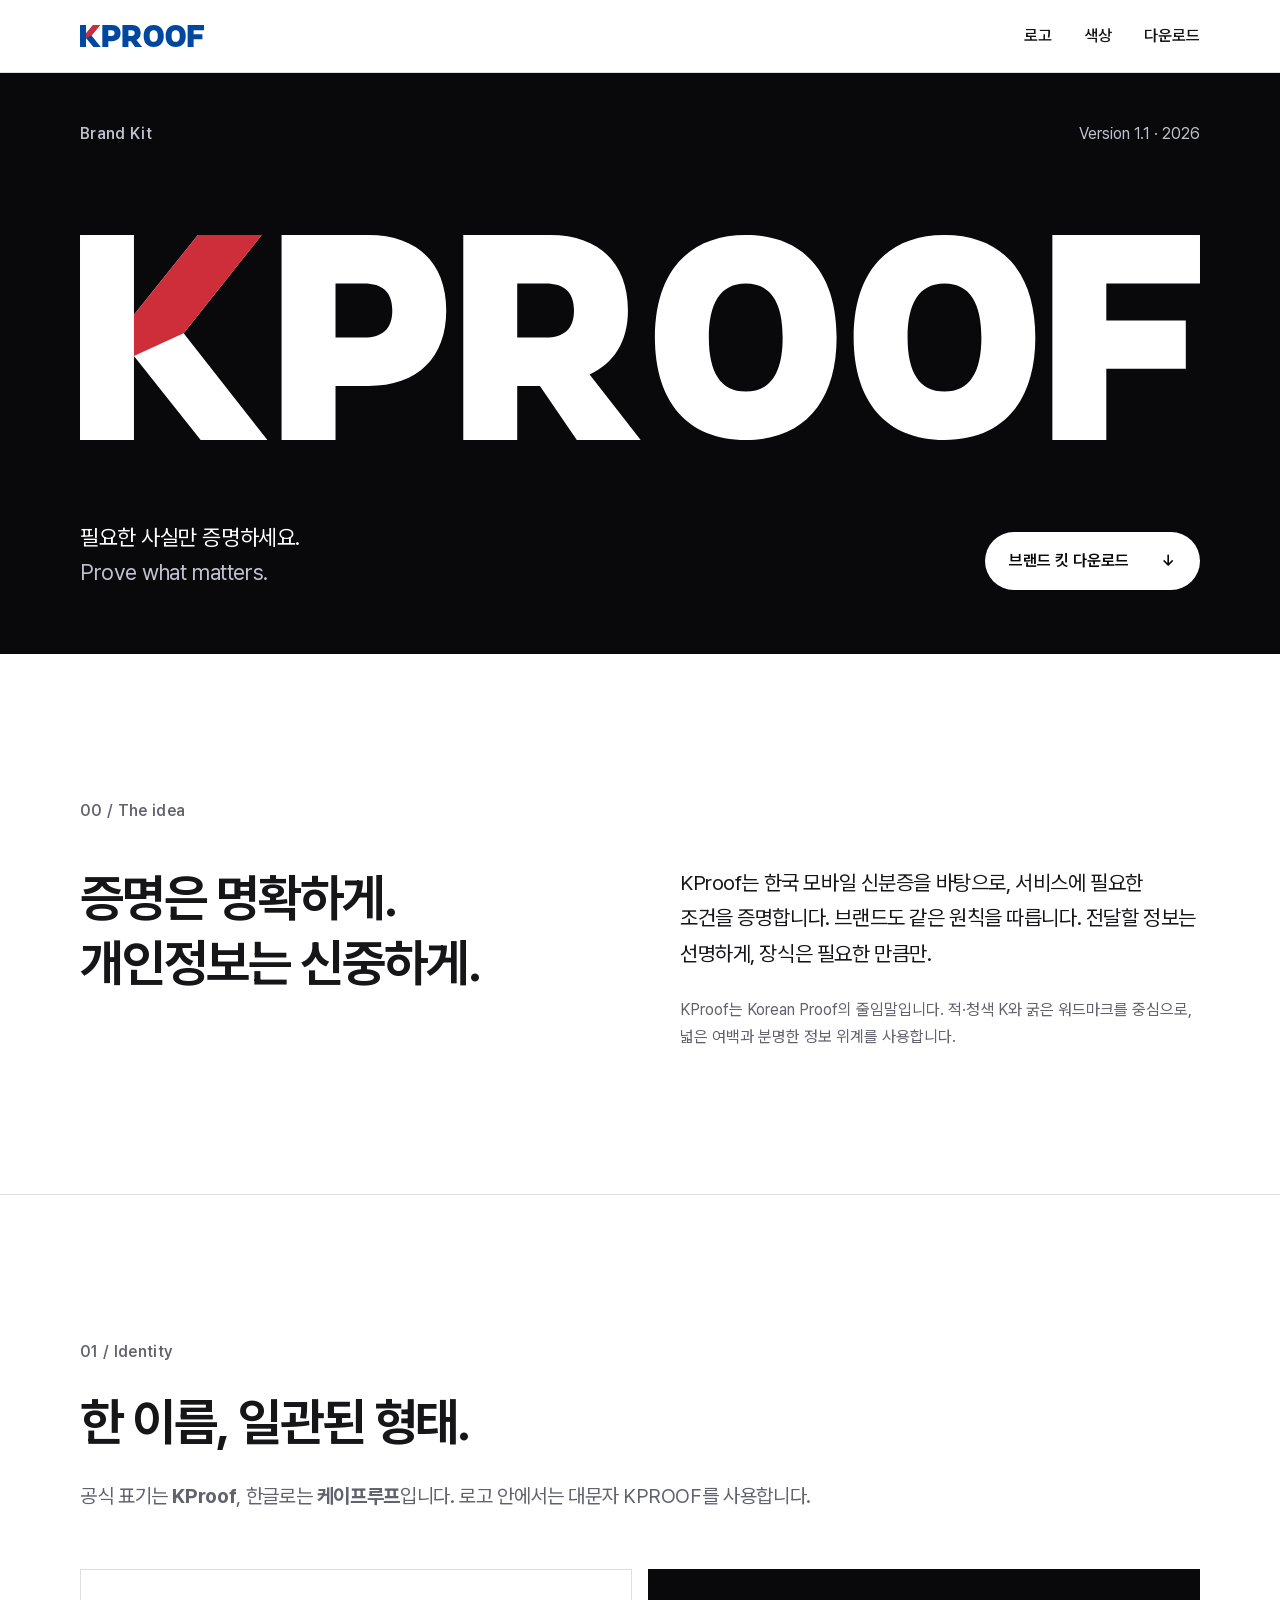
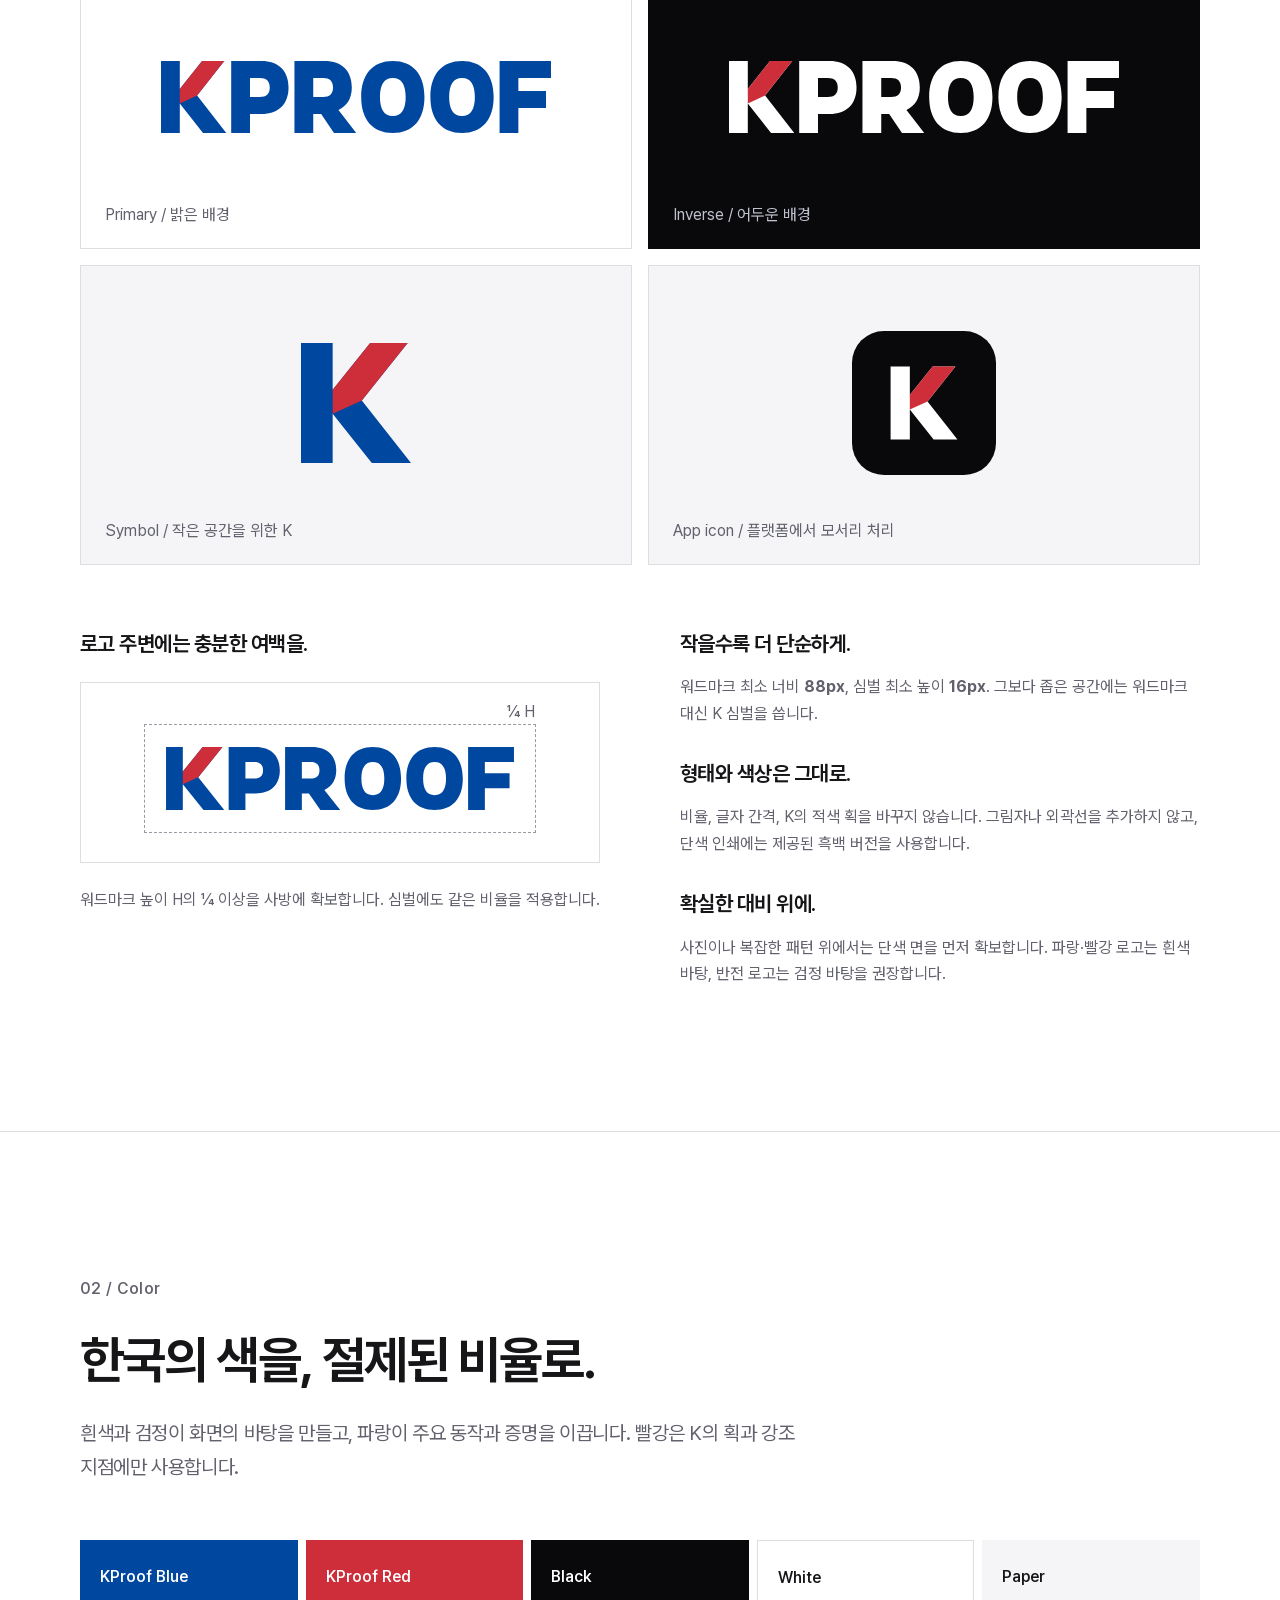
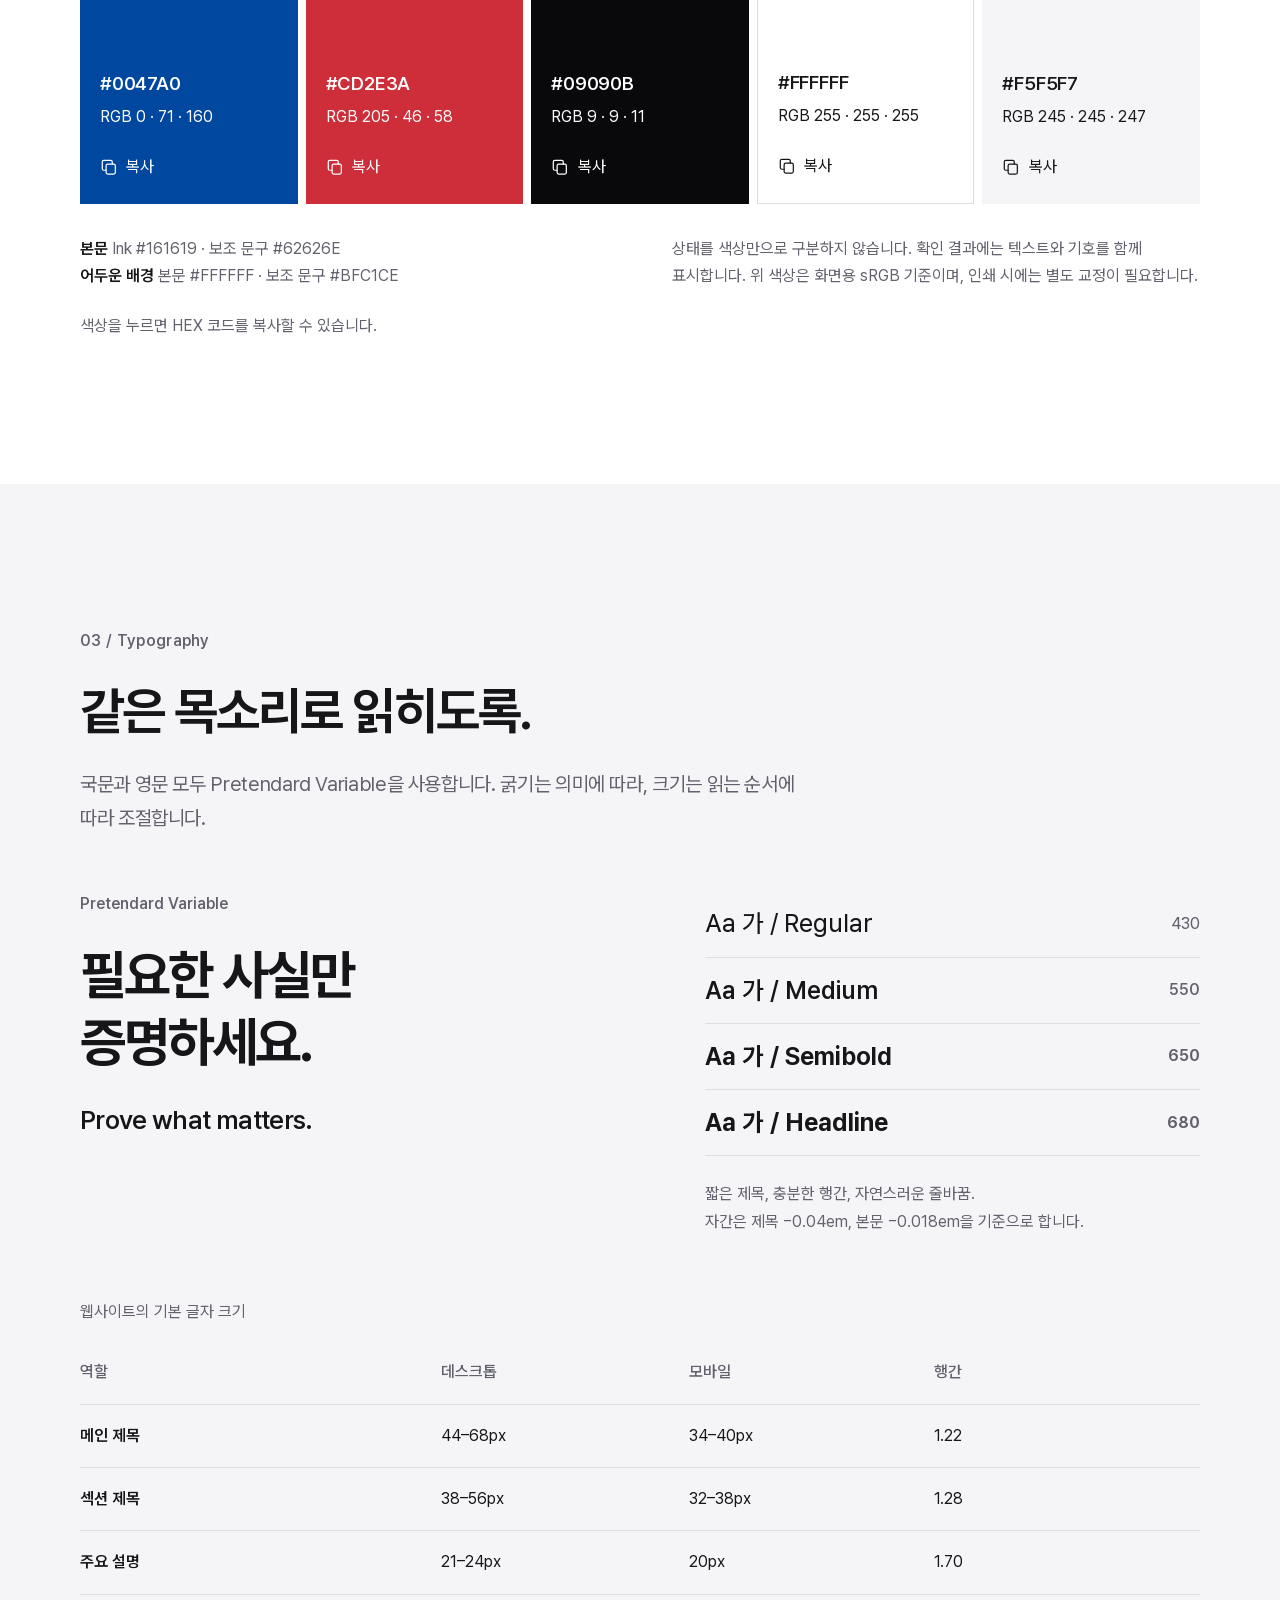
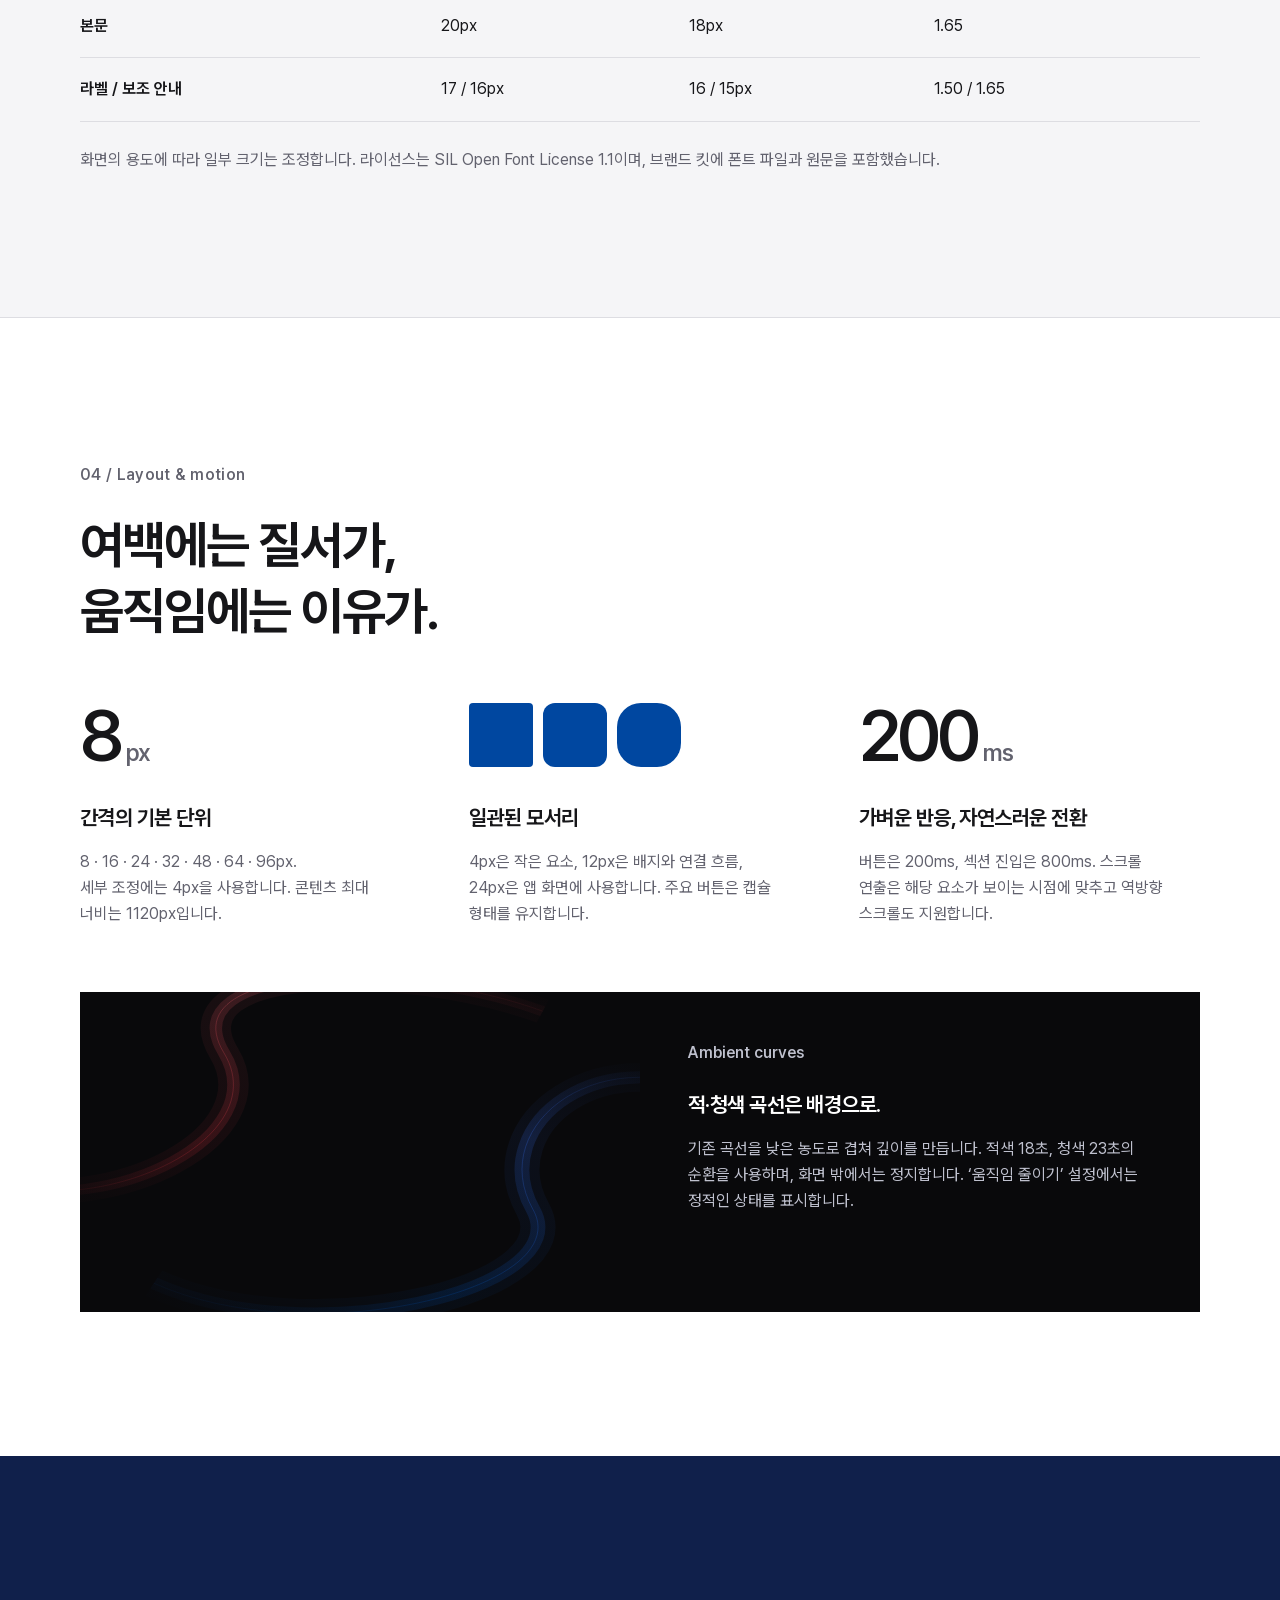
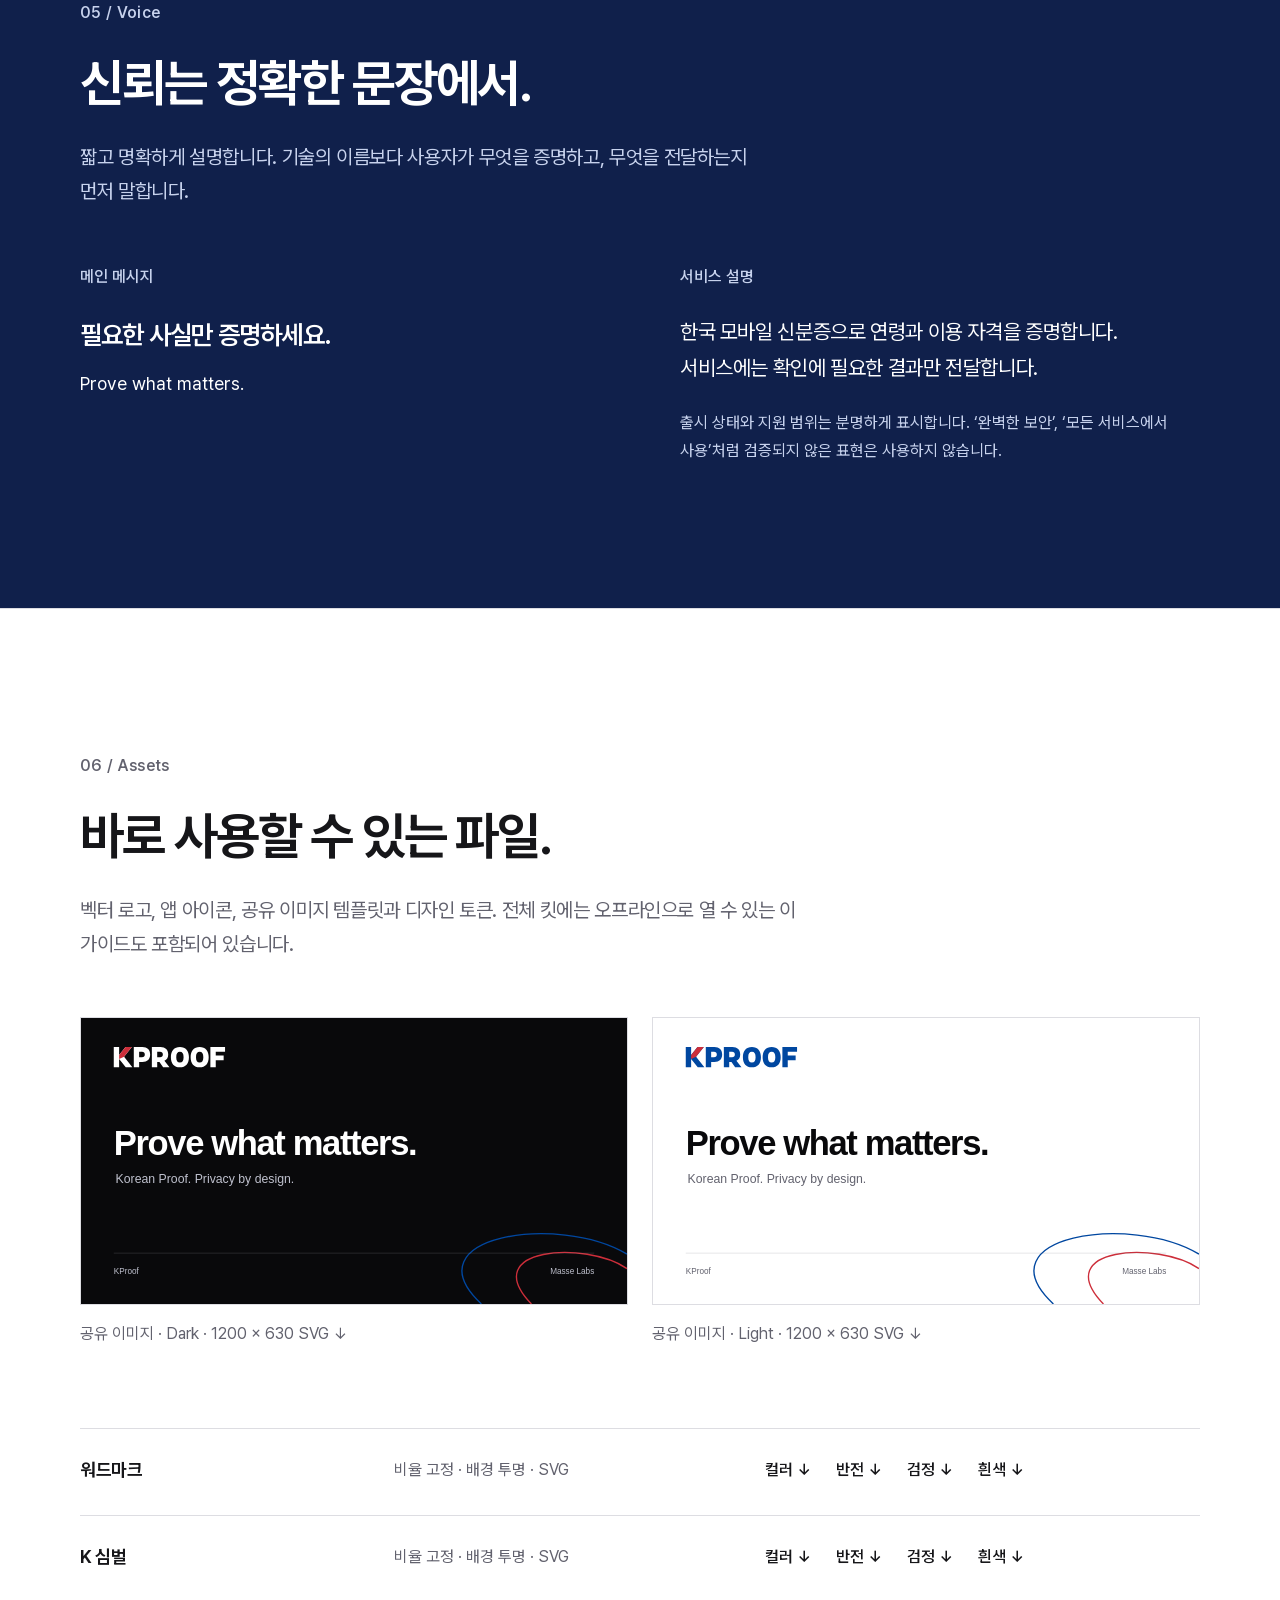
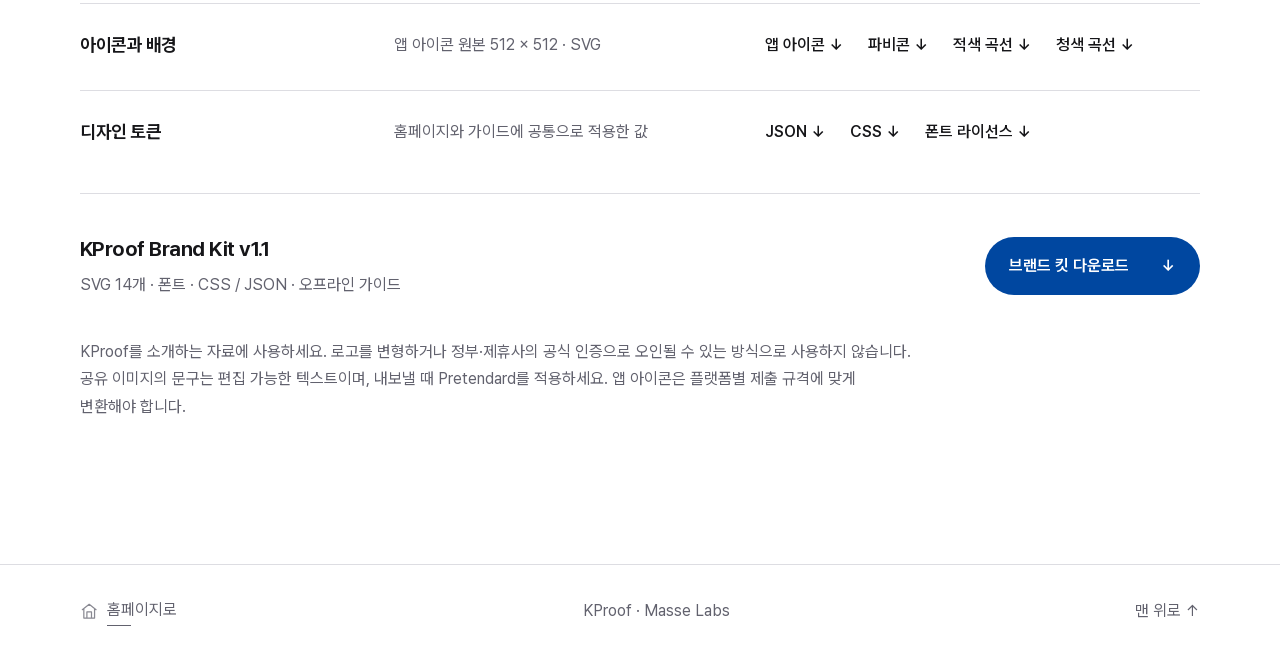
<file: brand/index.html>
<!doctype html>
<html lang="ko">
<head>
  <meta charset="utf-8">
  <meta name="viewport" content="width=device-width, initial-scale=1">
  <meta name="theme-color" content="#09090B">
  <title>KProof — Brand Kit</title>
  <meta name="description" content="KProof의 로고, 색상, 타이포그래피와 사용 가이드. 브랜드 에셋과 디자인 토큰을 내려받으세요.">
  <link rel="icon" href="assets/favicon.svg" type="image/svg+xml">
  <link rel="stylesheet" href="../css/tokens.css">
  <link rel="stylesheet" href="guide.css">
  <link rel="stylesheet" href="../css/link-actions.css">
  <script src="guide.js" defer></script>
<!-- Google tag (gtag.js) -->
<script async src="https://www.googletagmanager.com/gtag/js?id=G-HQS5GPV9JL"></script>
<script>
  window.dataLayer = window.dataLayer || [];
  function gtag(){dataLayer.push(arguments);}
  gtag('js', new Date());

  gtag('config', 'G-HQS5GPV9JL');
</script>
</head>
<body id="top">
<a class="skip" href="#main">본문 바로가기</a>
<header class="kit-header">
  <div class="wrap header-row">
    <a href="../index.html" class="home" aria-label="KProof 홈페이지로"><img src="assets/wordmark-color.svg" width="789" height="144" alt="KProof"></a>
    <nav aria-label="브랜드 가이드 메뉴"><a href="#identity">로고</a><a href="#color">색상</a><a href="#downloads">다운로드</a></nav>
  </div>
</header>
<main id="main">
  <section class="kit-hero" aria-labelledby="hero-title">
    <div class="wrap">
      <div class="edition"><h1 id="hero-title">Brand Kit</h1><span>Version 1.1 · 2026</span></div>
      <img class="hero-wordmark" src="assets/wordmark-inverse.svg" width="789" height="144" alt="KProof">
      <div class="hero-bottom"><p>필요한 사실만 증명하세요.<br><span lang="en">Prove what matters.</span></p><a class="download-button" href="kproof-brand-kit.zip" download>브랜드 킷 다운로드 <span aria-hidden="true">↓</span></a></div>
    </div>
  </section>

  <section class="wrap introduction section" aria-labelledby="intro-title">
    <p class="section-number">00 / The idea</p>
    <div class="intro-grid"><h2 id="intro-title">증명은 명확하게.<br>개인정보는 신중하게.</h2><div><p class="lead">KProof는 한국 모바일 신분증을 바탕으로, 서비스에 필요한 조건을 증명합니다. 브랜드도 같은 원칙을 따릅니다. 전달할 정보는 선명하게, 장식은 필요한 만큼만.</p><p class="support">KProof는 Korean Proof의 줄임말입니다. 적·청색 K와 굵은 워드마크를 중심으로, 넓은 여백과 분명한 정보 위계를 사용합니다.</p></div></div>
  </section>

  <section id="identity" class="section ruled" aria-labelledby="identity-title">
    <div class="wrap">
      <div class="section-heading"><p class="section-number">01 / Identity</p><h2 id="identity-title">한 이름, 일관된 형태.</h2><p>공식 표기는 <strong>KProof</strong>, 한글로는 <strong>케이프루프</strong>입니다. 로고 안에서는 대문자 KPROOF를 사용합니다.</p></div>
      <div class="identity-grid">
        <figure class="logo-board light"><img src="assets/wordmark-color.svg" width="789" height="144" alt="파랑과 빨강의 KProof 기본 로고"><figcaption>Primary / 밝은 배경</figcaption></figure>
        <figure class="logo-board dark"><img src="assets/wordmark-inverse.svg" width="789" height="144" alt="흰색과 빨강의 KProof 반전 로고"><figcaption>Inverse / 어두운 배경</figcaption></figure>
        <figure class="symbol-board"><img src="assets/symbol-color.svg" width="132" height="144" alt="KProof K 심벌"><figcaption>Symbol / 작은 공간을 위한 K</figcaption></figure>
        <figure class="symbol-board app-board"><img src="assets/app-icon.svg" width="512" height="512" alt="검정 바탕의 KProof 앱 아이콘"><figcaption>App icon / 플랫폼에서 모서리 처리</figcaption></figure>
      </div>
      <div class="rules-grid">
        <div><h3>로고 주변에는 충분한 여백을.</h3><div class="clearspace"><div><img src="assets/wordmark-color.svg" width="789" height="144" alt="로고 높이 4분의 1 이상의 보호 여백"><span aria-hidden="true">¼ H</span></div></div><p>워드마크 높이 H의 ¼ 이상을 사방에 확보합니다. 심벌에도 같은 비율을 적용합니다.</p></div>
        <div class="rule-list"><div><h3>작을수록 더 단순하게.</h3><p>워드마크 최소 너비 <strong>88px</strong>, 심벌 최소 높이 <strong>16px</strong>. 그보다 좁은 공간에는 워드마크 대신 K 심벌을 씁니다.</p></div><div><h3>형태와 색상은 그대로.</h3><p>비율, 글자 간격, K의 적색 획을 바꾸지 않습니다. 그림자나 외곽선을 추가하지 않고, 단색 인쇄에는 제공된 흑백 버전을 사용합니다.</p></div><div><h3>확실한 대비 위에.</h3><p>사진이나 복잡한 패턴 위에서는 단색 면을 먼저 확보합니다. 파랑·빨강 로고는 흰색 바탕, 반전 로고는 검정 바탕을 권장합니다.</p></div></div>
      </div>
    </div>
  </section>

  <section id="color" class="section ruled" aria-labelledby="color-title">
    <div class="wrap">
      <div class="section-heading"><p class="section-number">02 / Color</p><h2 id="color-title">한국의 색을, 절제된 비율로.</h2><p>흰색과 검정이 화면의 바탕을 만들고, 파랑이 주요 동작과 증명을 이끕니다. 빨강은 K의 획과 강조 지점에만 사용합니다.</p></div>
      <div class="palette">
        <button type="button" class="swatch blue" data-copy="#0047A0" aria-label="KProof Blue 색상 코드 #0047A0 복사"><span>KProof Blue</span><span><b>#0047A0</b><small>RGB 0 · 71 · 160</small><i class="copy-label" aria-hidden="true"><svg class="action-icon" width="24" height="24" viewBox="0 0 24 24" aria-hidden="true" focusable="false"><rect x="8" y="8" width="12" height="13" rx="2"/><path d="M16 8V5a2 2 0 0 0-2-2H5a2 2 0 0 0-2 2v9a2 2 0 0 0 2 2h3"/></svg>복사</i></span></button>
        <button type="button" class="swatch red" data-copy="#CD2E3A" aria-label="KProof Red 색상 코드 #CD2E3A 복사"><span>KProof Red</span><span><b>#CD2E3A</b><small>RGB 205 · 46 · 58</small><i class="copy-label" aria-hidden="true"><svg class="action-icon" width="24" height="24" viewBox="0 0 24 24" aria-hidden="true" focusable="false"><rect x="8" y="8" width="12" height="13" rx="2"/><path d="M16 8V5a2 2 0 0 0-2-2H5a2 2 0 0 0-2 2v9a2 2 0 0 0 2 2h3"/></svg>복사</i></span></button>
        <button type="button" class="swatch black" data-copy="#09090B" aria-label="Black 색상 코드 #09090B 복사"><span>Black</span><span><b>#09090B</b><small>RGB 9 · 9 · 11</small><i class="copy-label" aria-hidden="true"><svg class="action-icon" width="24" height="24" viewBox="0 0 24 24" aria-hidden="true" focusable="false"><rect x="8" y="8" width="12" height="13" rx="2"/><path d="M16 8V5a2 2 0 0 0-2-2H5a2 2 0 0 0-2 2v9a2 2 0 0 0 2 2h3"/></svg>복사</i></span></button>
        <button type="button" class="swatch white" data-copy="#FFFFFF" aria-label="White 색상 코드 #FFFFFF 복사"><span>White</span><span><b>#FFFFFF</b><small>RGB 255 · 255 · 255</small><i class="copy-label" aria-hidden="true"><svg class="action-icon" width="24" height="24" viewBox="0 0 24 24" aria-hidden="true" focusable="false"><rect x="8" y="8" width="12" height="13" rx="2"/><path d="M16 8V5a2 2 0 0 0-2-2H5a2 2 0 0 0-2 2v9a2 2 0 0 0 2 2h3"/></svg>복사</i></span></button>
        <button type="button" class="swatch paper" data-copy="#F5F5F7" aria-label="Paper 색상 코드 #F5F5F7 복사"><span>Paper</span><span><b>#F5F5F7</b><small>RGB 245 · 245 · 247</small><i class="copy-label" aria-hidden="true"><svg class="action-icon" width="24" height="24" viewBox="0 0 24 24" aria-hidden="true" focusable="false"><rect x="8" y="8" width="12" height="13" rx="2"/><path d="M16 8V5a2 2 0 0 0-2-2H5a2 2 0 0 0-2 2v9a2 2 0 0 0 2 2h3"/></svg>복사</i></span></button>
      </div>
      <div class="color-notes"><p><strong>본문</strong> Ink #161619 · 보조 문구 #62626E<br><strong>어두운 배경</strong> 본문 #FFFFFF · 보조 문구 #BFC1CE</p><p>상태를 색상만으로 구분하지 않습니다. 확인 결과에는 텍스트와 기호를 함께 표시합니다. 위 색상은 화면용 sRGB 기준이며, 인쇄 시에는 별도 교정이 필요합니다.</p></div>
      <p id="copy-status" class="copy-status" role="status" aria-live="polite">색상을 누르면 HEX 코드를 복사할 수 있습니다.</p>
    </div>
  </section>

  <section class="section type-section" aria-labelledby="type-title">
    <div class="wrap">
      <div class="section-heading"><p class="section-number">03 / Typography</p><h2 id="type-title">같은 목소리로 읽히도록.</h2><p>국문과 영문 모두 Pretendard Variable을 사용합니다. 굵기는 의미에 따라, 크기는 읽는 순서에 따라 조절합니다.</p></div>
      <div class="type-specimen"><div><span class="spec-label">Pretendard Variable</span><p class="type-ko">필요한 사실만<br>증명하세요.</p><p class="type-en" lang="en">Prove what matters.</p></div><div class="type-weights"><p class="weight-430">Aa 가 / Regular <span>430</span></p><p class="weight-550">Aa 가 / Medium <span>550</span></p><p class="weight-650">Aa 가 / Semibold <span>650</span></p><p class="weight-680">Aa 가 / Headline <span>680</span></p><p class="support">짧은 제목, 충분한 행간, 자연스러운 줄바꿈.<br>자간은 제목 −0.04em, 본문 −0.018em을 기준으로 합니다.</p></div></div>
      <div class="table-scroll"><table><caption>웹사이트의 기본 글자 크기</caption><thead><tr><th scope="col">역할</th><th scope="col">데스크톱</th><th scope="col">모바일</th><th scope="col">행간</th></tr></thead><tbody><tr><th scope="row">메인 제목</th><td>44–68px</td><td>34–40px</td><td>1.22</td></tr><tr><th scope="row">섹션 제목</th><td>38–56px</td><td>32–38px</td><td>1.28</td></tr><tr><th scope="row">주요 설명</th><td>21–24px</td><td>20px</td><td>1.70</td></tr><tr><th scope="row">본문</th><td>20px</td><td>18px</td><td>1.65</td></tr><tr><th scope="row">라벨 / 보조 안내</th><td>17 / 16px</td><td>16 / 15px</td><td>1.50 / 1.65</td></tr></tbody></table></div>
      <p class="support">화면의 용도에 따라 일부 크기는 조정합니다. 라이선스는 SIL Open Font License 1.1이며, 브랜드 킷에 폰트 파일과 원문을 포함했습니다.</p>
    </div>
  </section>

  <section class="section ruled" aria-labelledby="system-title">
    <div class="wrap">
      <div class="section-heading"><p class="section-number">04 / Layout & motion</p><h2 id="system-title">여백에는 질서가,<br>움직임에는 이유가.</h2></div>
      <div class="system-grid"><article><span class="system-value">8<span>px</span></span><h3>간격의 기본 단위</h3><p>8 · 16 · 24 · 32 · 48 · 64 · 96px.<br>세부 조정에는 4px을 사용합니다. 콘텐츠 최대 너비는 1120px입니다.</p></article><article><div class="radius-sample" aria-hidden="true"><i></i><i></i><i></i></div><h3>일관된 모서리</h3><p>4px은 작은 요소, 12px은 배지와 연결 흐름, 24px은 앱 화면에 사용합니다. 주요 버튼은 캡슐 형태를 유지합니다.</p></article><article><span class="system-value">200<span>ms</span></span><h3>가벼운 반응, 자연스러운 전환</h3><p>버튼은 200ms, 섹션 진입은 800ms. 스크롤 연출은 해당 요소가 보이는 시점에 맞추고 역방향 스크롤도 지원합니다.</p></article></div>
      <div class="flow-sample"><div class="flow-art" aria-hidden="true"></div><div><p class="spec-label">Ambient curves</p><h3>적·청색 곡선은 배경으로.</h3><p>기존 곡선을 낮은 농도로 겹쳐 깊이를 만듭니다. 적색 18초, 청색 23초의 순환을 사용하며, 화면 밖에서는 정지합니다. ‘움직임 줄이기’ 설정에서는 정적인 상태를 표시합니다.</p></div></div>
    </div>
  </section>

  <section class="section voice-section" aria-labelledby="voice-title">
    <div class="wrap"><div class="section-heading"><p class="section-number">05 / Voice</p><h2 id="voice-title">신뢰는 정확한 문장에서.</h2><p>짧고 명확하게 설명합니다. 기술의 이름보다 사용자가 무엇을 증명하고, 무엇을 전달하는지 먼저 말합니다.</p></div><div class="voice-grid"><div><span class="spec-label">메인 메시지</span><p class="voice-line">필요한 사실만 증명하세요.</p><p lang="en">Prove what matters.</p></div><div><span class="spec-label">서비스 설명</span><p class="voice-description">한국 모바일 신분증으로 연령과 이용 자격을 증명합니다. 서비스에는 확인에 필요한 결과만 전달합니다.</p><p class="support">출시 상태와 지원 범위는 분명하게 표시합니다. ‘완벽한 보안’, ‘모든 서비스에서 사용’처럼 검증되지 않은 표현은 사용하지 않습니다.</p></div></div></div>
  </section>

  <section id="downloads" class="section ruled" aria-labelledby="downloads-title">
    <div class="wrap"><div class="section-heading"><p class="section-number">06 / Assets</p><h2 id="downloads-title">바로 사용할 수 있는 파일.</h2><p>벡터 로고, 앱 아이콘, 공유 이미지 템플릿과 디자인 토큰. 전체 킷에는 오프라인으로 열 수 있는 이 가이드도 포함되어 있습니다.</p></div>
      <div class="social-previews"><figure><img src="assets/social-dark.svg" width="1200" height="630" alt="검정 배경의 KProof 공유 이미지 예시"><figcaption><a href="assets/social-dark.svg" download>공유 이미지 · Dark · 1200 × 630 SVG <span aria-hidden="true">↓</span></a></figcaption></figure><figure><img src="assets/social-light.svg" width="1200" height="630" alt="흰색 배경의 KProof 공유 이미지 예시"><figcaption><a href="assets/social-light.svg" download>공유 이미지 · Light · 1200 × 630 SVG <span aria-hidden="true">↓</span></a></figcaption></figure></div>
      <div class="download-list"><div><h3>워드마크</h3><p>비율 고정 · 배경 투명 · SVG</p><div class="file-links"><a href="assets/wordmark-color.svg" download>컬러 ↓</a><a href="assets/wordmark-inverse.svg" download>반전 ↓</a><a href="assets/wordmark-black.svg" download>검정 ↓</a><a href="assets/wordmark-white.svg" download>흰색 ↓</a></div></div><div><h3>K 심벌</h3><p>비율 고정 · 배경 투명 · SVG</p><div class="file-links"><a href="assets/symbol-color.svg" download>컬러 ↓</a><a href="assets/symbol-inverse.svg" download>반전 ↓</a><a href="assets/symbol-black.svg" download>검정 ↓</a><a href="assets/symbol-white.svg" download>흰색 ↓</a></div></div><div><h3>아이콘과 배경</h3><p>앱 아이콘 원본 512 × 512 · SVG</p><div class="file-links"><a href="assets/app-icon.svg" download>앱 아이콘 ↓</a><a href="assets/favicon.svg" download>파비콘 ↓</a><a href="assets/ambient-red.svg" download>적색 곡선 ↓</a><a href="assets/ambient-blue.svg" download>청색 곡선 ↓</a></div></div><div><h3>디자인 토큰</h3><p>홈페이지와 가이드에 공통으로 적용한 값</p><div class="file-links"><a href="tokens.json" download>JSON ↓</a><a href="../css/tokens.css" download>CSS ↓</a><a href="../assets/fonts/OFL.txt" download>폰트 라이선스 ↓</a></div></div></div>
      <div class="download-end"><div><h3>KProof Brand Kit v1.1</h3><p>SVG 14개 · 폰트 · CSS / JSON · 오프라인 가이드</p></div><a class="download-button" href="kproof-brand-kit.zip" download>브랜드 킷 다운로드 <span aria-hidden="true">↓</span></a></div>
      <p class="support usage-note">KProof를 소개하는 자료에 사용하세요. 로고를 변형하거나 정부·제휴사의 공식 인증으로 오인될 수 있는 방식으로 사용하지 않습니다. 공유 이미지의 문구는 편집 가능한 텍스트이며, 내보낼 때 Pretendard를 적용하세요. 앱 아이콘은 플랫폼별 제출 규격에 맞게 변환해야 합니다.</p>
    </div>
  </section>
</main>
<footer class="kit-footer"><div class="wrap"><a class="action-link" href="../index.html"><svg class="action-icon" width="24" height="24" viewBox="0 0 24 24" aria-hidden="true" focusable="false"><path d="m3 10 9-7 9 7M5 8.5V21h14V8.5M9 21v-8h6v8"/></svg><span class="action-label">홈페이지로</span></a><p>KProof · Masse Labs</p><a href="#top">맨 위로 ↑</a></div></footer>
</body>
</html>
</file>
<file: css/tokens.css>
/* Generated from brand/tokens.json by scripts/build-brand-kit.py. */
:root {
  --kp-color-blue: #0047A0;
  --kp-color-blue-hover: #00377C;
  --kp-color-red: #CD2E3A;
  --kp-color-black: #09090B;
  --kp-color-ink: #161619;
  --kp-color-white: #FFFFFF;
  --kp-color-paper: #F5F5F7;
  --kp-color-muted: #62626E;
  --kp-color-line: #DDDDE2;
  --kp-color-blue-soft: #EDF3FA;
  --kp-color-blue-night: #10204B;
  --kp-color-on-dark: #BFC1CE;
  --kp-color-focus: #3264DA;
  --kp-font-sans: Pretendard, -apple-system, BlinkMacSystemFont, sans-serif;
  --kp-space-1: 4px;
  --kp-space-2: 8px;
  --kp-space-3: 16px;
  --kp-space-4: 24px;
  --kp-space-5: 32px;
  --kp-space-6: 48px;
  --kp-space-7: 64px;
  --kp-space-8: 96px;
  --kp-radius-small: 4px;
  --kp-radius-medium: 12px;
  --kp-radius-large: 24px;
  --kp-radius-pill: 999px;
  --kp-motion-quick: 200ms;
  --kp-motion-reveal: 800ms;
  --kp-motion-ease: cubic-bezier(.2, .7, .2, 1);
  --kp-motion-red-loop: 18s;
  --kp-motion-blue-loop: 23s;
  --kp-layout-width: 1120px;
  --kp-layout-section: 144px;
  --type-display: clamp(44px, 4.8vw, 68px);
  --type-heading: clamp(38px, 4vw, 56px);
  --type-subheading: clamp(24px, 2.2vw, 28px);
  --type-lead: clamp(21px, 1.8vw, 24px);
  --type-body: 20px;
  --type-label: 17px;
  --type-caption: 16px;
}
@media (max-width: 900px) { :root { --kp-layout-section: 96px; } }
@media (max-width: 600px) {
  :root {
    --kp-layout-section: 80px;
    --type-display: clamp(34px, 8.8vw, 40px);
    --type-heading: clamp(32px, 8.2vw, 38px);
    --type-subheading: 24px;
    --type-lead: 20px;
    --type-body: 18px;
    --type-label: 16px;
    --type-caption: 15px;
  }
}
</file>
<file: css/styles.css>
@font-face{font-family:Pretendard;src:url('../assets/fonts/PretendardVariable.woff2') format('woff2');font-weight:100 900;font-display:swap}
:root{--ink:var(--kp-color-ink);--muted:var(--kp-color-muted);--blue:var(--kp-color-blue);--red:var(--kp-color-red);--paper:var(--kp-color-paper);--line:var(--kp-color-line);--header:64px}
*{box-sizing:border-box}html{scroll-behavior:smooth;scroll-padding-top:var(--header)}body{margin:0;background:#fff;color:var(--ink);font-family:var(--kp-font-sans);-webkit-font-smoothing:antialiased;word-break:keep-all}a{color:inherit;text-decoration:none}button{font:inherit;cursor:pointer}img,svg{display:block;max-width:100%}h1,h2,h3,p{margin:0}h1,h2,h3{letter-spacing:-.055em}p{line-height:1.65}button,a,summary{-webkit-tap-highlight-color:transparent}button:focus-visible,a:focus-visible,summary:focus-visible,[tabindex="0"]:focus-visible{outline:3px solid var(--kp-color-focus);outline-offset:6px}[hidden]{display:none!important}.container{width:min(var(--kp-layout-width),calc(100% - 96px));margin:auto}.section{padding:var(--kp-layout-section) 0}.eyebrow{font-size:12px;font-weight:650;letter-spacing:.08em;line-height:1.6;margin-bottom:23px}.section-heading{margin-bottom:70px}h2{font-size:clamp(40px,5vw,68px);line-height:1.1;font-weight:720}.section-intro{font-size:19px;color:var(--muted);max-width:560px;margin-top:26px}.button{display:inline-flex;align-items:center;justify-content:center;min-height:48px;padding:0 25px;gap:25px;border-radius:var(--kp-radius-pill);font-size:14px;font-weight:600;transition:background var(--kp-motion-quick)}.primary{background:var(--blue);color:#fff}.primary:hover{background:var(--kp-color-blue-hover)}.text-link{display:inline-flex;align-items:center;gap:10px;font-size:14px;font-weight:600}.text-link:hover{text-decoration:underline;text-underline-offset:5px}.sr-only{position:absolute;width:1px;height:1px;overflow:hidden;clip-path:inset(50%);white-space:nowrap}.skip-link{position:fixed;top:-100px;left:20px;z-index:100;background:white;color:#111;padding:12px 20px}.skip-link:focus{top:10px}.micro-label{font-size:11px;font-weight:550;color:#858590;letter-spacing:.02em}.site-header{position:sticky;top:0;z-index:50;background:#09090bf0;color:#fff;backdrop-filter:blur(20px);border-bottom:1px solid #ffffff13}.header-inner{height:var(--header);display:flex;align-items:center;justify-content:space-between;gap:25px}.brand{display:inline-flex;align-items:center;gap:9px;font-size:16px;font-weight:700;letter-spacing:-.035em;white-space:nowrap}.brand-mark{width:23px;height:26px}.site-header nav{display:flex;align-items:center;gap:30px}.site-header nav a{font-size:12px;color:#a5a5ad}.site-header nav a:hover{color:#fff}.header-controls{display:flex;align-items:center;gap:10px}.language-switch{display:flex;align-items:center;gap:3px;font-size:10px;color:#666}.language-switch button{border:0;background:none;min-height:42px;padding:10px 6px;color:#777780;font-size:10px;font-weight:650}.language-switch button[aria-pressed=true]{color:inherit}.site-header .language-switch button[aria-pressed=true]{color:white}.menu-toggle{display:none}
/* The narrative is driven by native scroll. No wheel/touch interception. */
.story{--progress:0;--hide:0;--reveal:0;--intro:1;--outro:0;background:var(--kp-color-black);color:#f5f5f7;position:relative;height:1020px}.story-sticky{position:relative;height:100%;min-height:760px;overflow:hidden;isolation:isolate}.motion-enabled .story{height:260svh;min-height:1800px}.motion-enabled .story-sticky{height:calc(100svh - var(--header));min-height:620px;position:sticky;top:var(--header)}.story-intro{position:absolute;inset:6% 20px auto;text-align:center;z-index:3;opacity:var(--intro);transform:translateY(calc(var(--hide) * -45px));pointer-events:none}.story-intro .eyebrow{color:#9b9ba5;font-size:10px;letter-spacing:.1em;margin-bottom:25px}.story-intro .eyebrow>span:first-child{margin:0 12px;color:#565661}.story h1{font-size:clamp(52px,6.4vw,92px);font-weight:740;letter-spacing:-.065em;line-height:1.07}.story h1>span{display:block}.story h1>span:last-child{color:#8d8d99}.hero-description{font-size:16px;margin:25px auto 0;color:#90909a;line-height:1.6;max-width:550px}.identity-stage{position:absolute;top:47%;left:50%;width:min(1040px,94%);height:380px;transform:translate(-50%,calc(var(--hide) * -110px));z-index:2}.stage-grid{position:absolute;inset:15% 0 0;background:linear-gradient(90deg,transparent 49.8%,#ffffff08 50%,transparent 50.2%),linear-gradient(0deg,transparent 49.8%,#ffffff08 50%,transparent 50.2%);background-size:80px 80px;mask-image:radial-gradient(ellipse,#000,transparent 68%);opacity:calc(1 - var(--reveal))}.identity-object{position:relative;width:460px;height:294px;margin:0 auto;border-radius:20px;background:linear-gradient(130deg,#28282e,#17171c 58%,#22232c);border:1px solid #ffffff2a;box-shadow:0 35px 70px #0009,0 -1px 0 #e64a5540,0 1px 0 #3264da80;padding:28px 32px;overflow:hidden;transform:scale(calc(1 - var(--reveal) * .08));transition:border-color .3s}.object-top{display:flex;gap:10px;align-items:center;font-size:14px;font-weight:650;letter-spacing:-.02em}.object-top img{width:22px;height:25px}.object-chip{margin-left:auto;font-size:10px;font-weight:500;border:1px solid #5b5b65;border-radius:4px;padding:5px;color:#9595a0}.identity-data{margin-top:24px;opacity:calc(1 - var(--hide));transform:translateY(calc(var(--hide) * 8px));filter:blur(calc(var(--hide) * 4px))}.data-field{display:flex;align-items:center;justify-content:space-between;margin-bottom:15px;font-size:11px;color:#8c8c99}.data-field b{font-size:12px;font-weight:400;letter-spacing:4px;color:#b6b6c2}.object-divider{height:1px;background:#ffffff12;margin:18px 0 16px;opacity:calc(1 - var(--reveal))}.object-condition{display:flex;align-items:center;justify-content:space-between;font-size:13px;color:#c4d0f1;opacity:calc(1 - var(--reveal))}.condition-check{color:#87a5ef;font-size:16px}.privacy-shutter{position:absolute;height:10px;right:32px;background:linear-gradient(90deg,#37343b,#76616a);width:40%;transform:scaleX(var(--hide));transform-origin:right center;border-radius:2px;opacity:calc(1 - var(--reveal))}.shutter-one{top:86px}.shutter-two{top:117px}.shutter-three{top:148px}.proof-core{position:absolute;inset:0;background:linear-gradient(140deg,#121a30,#0e1421);display:flex;flex-direction:column;align-items:center;justify-content:center;gap:15px;opacity:var(--reveal);transform:scale(calc(.85 + var(--reveal) * .15))}.proof-core-symbol{font-size:69px;color:#a0baff;font-weight:350;line-height:1}.proof-core strong{font-size:32px;font-weight:650;letter-spacing:-.04em}.proof-core>span:last-child{font-size:12px;color:#8294b8}.data-orbit{position:absolute;top:72px;display:flex;flex-direction:column;font-size:10px;letter-spacing:.15em;gap:30px;color:#5d5d69}.orbit-left{left:8%;opacity:calc(1 - var(--hide));transform:translateX(calc(var(--hide) * 50px))}.orbit-right{right:11%;text-align:center;color:#6c7fae;opacity:calc(.25 + var(--reveal) * .75);transform:translateX(calc(var(--reveal) * -20px))}.orbit-check{font-size:28px;line-height:1;color:#9bb5f8}.story-end{position:absolute;top:64%;left:24px;right:24px;text-align:center;z-index:3;opacity:var(--outro);transform:translateY(calc((1 - var(--outro)) * 30px));pointer-events:none}.story-end .eyebrow{color:#8b9abf;margin-bottom:18px}.story-end h2{font-size:clamp(38px,4.8vw,64px)}.story-end>p:last-child{font-size:16px;color:#8f929e;max-width:490px;margin:24px auto 0}.story-bottom{position:absolute;bottom:28px;left:40px;right:40px;display:flex;align-items:center;justify-content:space-between;gap:15px;z-index:5}.scroll-cue{display:flex;align-items:center;gap:10px;font-size:10px;color:#6e6e7b;opacity:var(--intro)}.scroll-line{width:1px;height:25px;background:linear-gradient(transparent,#797985)}.scene-nav{display:flex;gap:24px}.scene-nav button{background:transparent;border:0;padding:12px 0;color:#62626d;font-size:10px;display:flex;align-items:center;gap:8px}.scene-nav button i{width:5px;height:5px;border-radius:50%;background:#42424c}.scene-nav button[aria-pressed=true]{color:#dddde7}.scene-nav button[aria-pressed=true] i{background:#7697e8;box-shadow:0 0 12px #3264da77}.concept-label{font-size:9px;color:#666672}.scene-nav{visibility:hidden}.motion-enabled .scene-nav{visibility:visible}.story-end{visibility:hidden}.motion-enabled .story-end{visibility:visible}
/* An interactive comparison with a single, stable surface. */
.overview{background:#fff}.proof-explorer{border-top:1px solid var(--line)}.proof-tabs{display:flex;gap:32px;justify-content:flex-end;padding:25px 0}.proof-tabs button{border:0;border-bottom:2px solid transparent;background:none;font-size:14px;color:#85858d;padding:10px 1px}.proof-tabs button[aria-selected=true]{border-color:var(--ink);color:var(--ink);font-weight:650}.proof-panel{display:grid;grid-template-columns:1fr 100px 1.3fr;align-items:center;min-height:380px;padding:30px 50px 60px;gap:20px}.explorer-private{max-width:270px;width:100%}.explorer-private>.micro-label{margin-bottom:35px;color:#777780}.explorer-private>div{display:flex;align-items:center;justify-content:space-between;gap:20px;margin:27px 0;font-size:14px;color:#7d7d87}.explorer-private i{height:8px;width:90px;background:repeating-linear-gradient(90deg,#c9c9d0 0 5px,transparent 5px 9px)}.private-caption{display:flex;align-items:center;gap:8px;font-size:11px;color:#a0a0a9;border-top:1px solid #ededf1;padding-top:24px;margin-top:30px}.private-caption svg{width:14px;fill:none;stroke:currentColor;stroke-width:1.4}.explorer-seam{height:270px;display:grid;place-items:center;position:relative;color:#bfc0ca}.explorer-seam:before{content:'';position:absolute;height:100%;width:1px;background:linear-gradient(transparent,#d6d7df,transparent)}.explorer-seam span{position:relative;background:white;padding:15px 0;font-size:21px}.explorer-result{text-align:center}.result-display{font-size:150px;font-weight:650;letter-spacing:-.08em;line-height:1.1;margin:13px 0 20px;color:var(--blue);font-variant-numeric:tabular-nums}.result-display span{font-size:.47em;vertical-align:super;line-height:0}.explorer-result h3{font-size:23px;font-weight:650;letter-spacing:-.035em}.explorer-result>p:not(.micro-label){font-size:14px;color:#85858f;max-width:350px;margin:15px auto 20px}.result-badge{font-size:11px;display:inline-flex;align-items:center;gap:6px;color:var(--blue);background:var(--kp-color-blue-soft);border-radius:20px;padding:8px 12px}.explorer-note{font-size:11px;color:#90909a;text-align:center;padding:25px 0;border-top:1px solid #ededf2}.proof-explorer[data-proof=region] .result-display{color:var(--red)}.proof-explorer[data-proof=eligibility] .result-display{letter-spacing:0}.proof-panel.is-switching .explorer-result{animation:result-in .38s ease both}@keyframes result-in{from{opacity:.25;transform:translateY(12px)}to{opacity:1;transform:translateY(0)}}
.how-section{background:var(--paper)}.journey{display:grid;grid-template-columns:1fr 1fr;gap:95px;align-items:center}.journey-steps{border-top:1px solid #d8d8df}.journey-steps>button{display:flex;gap:20px;width:100%;text-align:left;align-items:flex-start;padding:30px 0;background:none;border:0;border-bottom:1px solid #d8d8df;color:#92929c}.journey-steps strong{display:block;font-size:23px;font-weight:600;letter-spacing:-.04em}.journey-steps>button>span:nth-child(2){flex:1}.journey-steps>button>span>span{display:block;font-size:14px;line-height:1.65;margin-top:15px;max-height:0;overflow:hidden;opacity:0;transition:max-height .35s,opacity .25s}.journey-steps>button[aria-selected=true]{color:#202027}.journey-steps>button[aria-selected=true]>span>span{max-height:110px;opacity:1;color:#72727e}.step-number{font-size:10px;margin-top:7px;font-variant-numeric:tabular-nums}.step-plus{font-size:20px;font-weight:300;line-height:1.2;margin-top:1px;transition:transform .3s}.journey-steps [aria-selected=true] .step-plus{transform:rotate(45deg)}.journey-panel{padding:0 25px;min-width:0}.app-surface{height:440px;max-width:350px;margin:auto;background:white;border-radius:22px;box-shadow:0 2px 2px #0b153004,0 18px 40px -30px #1a234b30;border:1px solid #e1e1e7;overflow:hidden}.app-top{display:flex;align-items:center;gap:8px;padding:22px 24px;border-bottom:1px solid #eeeef2;font-size:13px;font-weight:650}.app-top img{width:21px;height:24px}.app-example{margin-left:auto;color:#93939e;font-size:9px;font-weight:400}.journey-screen{text-align:center;padding:28px 25px;animation:result-in .4s ease both}.request-number{font-size:81px;font-weight:600;letter-spacing:-.06em;margin:17px 0 18px;line-height:1;color:#272732}.journey-screen h3{font-size:23px;letter-spacing:-.04em}.journey-screen>p:not(.micro-label){font-size:12px;color:#868691;max-width:245px;margin:17px auto}.request-strip{margin-top:24px;border-top:1px solid #eeeef3;text-align:left;padding-top:18px}.request-strip span{display:block;font-size:10px;color:#9696a0}.request-strip strong{display:block;margin-top:8px;font-size:12px;font-weight:500}.journey-note{font-size:10px;color:#93939e;margin-top:22px;text-align:center}.proof-engine{height:145px;position:relative;display:grid;place-items:center;margin:0 0 14px}.engine-ring{position:absolute;width:128px;height:128px;border:1px solid #e2e6f3;border-radius:50%;box-shadow:0 0 0 13px #f9fafe}.engine-ring:after{content:'';position:absolute;inset:-1px;border:2px solid transparent;border-top-color:#e64a55;border-right-color:#3264da;border-radius:50%}.proof-engine img{width:50px;height:57px;z-index:1}.engine-dots{display:flex;justify-content:center;gap:6px;margin-top:27px}.engine-dots i{height:4px;width:4px;border-radius:50%;background:#3264da}.completion-icon{width:113px;height:113px;border-radius:50%;background:#f0f4fd;margin:20px auto 30px;display:grid;place-items:center}.completion-icon svg{width:75px;fill:none;stroke:var(--blue);stroke-width:3;stroke-linecap:round;stroke-linejoin:round;stroke-dasharray:70;stroke-dashoffset:0;animation:draw-check .6s ease both}.completion-rule{width:30px;height:1px;background:#d9deeb;margin:27px auto 20px}@keyframes draw-check{from{stroke-dashoffset:70}to{stroke-dashoffset:0}}
.use-section{background:#142c6b;color:white;padding:130px 0 65px;overflow:hidden}.use-heading{max-width:800px}.use-heading .eyebrow{color:#96ace1}.use-heading h2{font-size:clamp(50px,6.4vw,88px);letter-spacing:-.06em}.use-heading>p:last-child{font-size:18px;max-width:450px;margin-top:30px;color:#b0bee0}.world-route{display:flex;align-items:center;gap:40px;padding:90px 0 70px}.route-origin,.route-destination{font-size:clamp(38px,5.5vw,76px);font-weight:620;letter-spacing:-.06em}.route-origin{color:#ea7b86}.route-track{height:90px;flex:1;position:relative;min-width:80px}.route-track i{position:absolute;left:0;right:0;top:50%;height:1px;background:linear-gradient(90deg,#d8768799,#789bee)}.route-track i:nth-child(2){top:25%;opacity:.3}.route-track i:nth-child(3){top:75%;opacity:.3}.route-proof{position:absolute;left:45%;top:50%;transform:translate(-50%,-50%);width:68px;height:76px;display:grid;place-items:center;background:#fff;border-radius:12px;box-shadow:0 10px 35px #05153935;transition:left 1s cubic-bezier(.2,.6,.2,1)}.world-route.is-visible .route-proof{left:70%}.use-pills{display:flex;flex-wrap:wrap;gap:12px}.use-pills>span{font-size:13px;border:1px solid #a2b7e43b;border-radius:25px;padding:12px 20px;color:#ccd6ee}.use-notes{border-top:1px solid #ffffff1c;padding-top:26px;margin-top:60px;color:#8398c6;font-size:11px}.use-notes p+p{margin-top:7px}
.brand-story-grid{display:grid;grid-template-columns:1fr 1.1fr;gap:100px;align-items:center}.brand-symbol{display:flex;flex-direction:column;align-items:center;gap:34px;padding:25px}.brand-symbol img{width:170px;height:192px}.symbol-caption{font-size:9px;letter-spacing:.2em;color:#b2b2bc}.brand-explanation .eyebrow{color:#8b8b96}.brand-explanation h2{font-size:48px}.brand-explanation>p:not(.eyebrow){font-size:16px;color:#84848f;max-width:410px;margin-top:26px;line-height:1.8}.developer-section{background:#0b0b0e;color:#f4f4f7}.developer-top .eyebrow{color:#898996}.developer-top h2{font-size:clamp(44px,5.8vw,78px)}.developer-top .section-intro{color:#888895;font-size:17px}.developer-actions{display:flex;align-items:center;gap:30px;margin-top:35px}.developer-actions .text-link{color:#a1a1b1}.developer-bottom{display:grid;grid-template-columns:1fr 1fr;gap:100px;margin-top:100px;border-top:1px solid #28282f;padding-top:37px}.developer-bottom h3{font-size:15px;font-weight:600;letter-spacing:-.02em;color:#bcbcc7}.developer-bottom p{font-size:13px;color:#71717f;margin-top:16px;line-height:1.8}.developer-resources{display:flex;justify-content:space-between;gap:20px}.developer-resources>span{display:flex;flex-direction:column;gap:12px;font-size:12px;color:#a1a1ae}.developer-resources small{font-size:10px;color:#62626f}.faq-section{max-width:850px}.faq-section>.section-label{display:none}.faq-section .section-heading{margin-bottom:40px}.faq-section h2{font-size:40px}.faq-list details{border-bottom:1px solid var(--line)}.faq-list summary{display:flex;justify-content:space-between;align-items:center;gap:25px;padding:27px 0;cursor:pointer;list-style:none;font-size:16px;font-weight:550}.faq-list summary::-webkit-details-marker{display:none}.faq-indicator{width:12px;height:12px;position:relative;flex-shrink:0;color:#999}.faq-indicator:before,.faq-indicator:after{content:'';position:absolute;width:12px;height:1px;background:currentColor;top:6px;left:0}.faq-indicator:after{transform:rotate(90deg)}details[open] .faq-indicator:after{transform:none}.faq-list details>p{font-size:14px;color:var(--muted);padding:0 40px 26px 0}.site-footer{background:var(--paper);padding:55px 0 25px}.footer-main{display:flex;justify-content:space-between;gap:60px;padding-bottom:45px}.footer-brand .brand{margin-bottom:22px}.footer-brand p{font-size:12px;color:#92929e;margin-top:5px}.footer-brand p a{color:#686873}.footer-links{display:grid;grid-template-columns:1fr 1fr;gap:16px 38px;font-size:12px;color:#72727e}.footer-links [aria-disabled]{color:#a0a0ac}.footer-links a:hover{text-decoration:underline}.footer-bottom{border-top:1px solid #dddde4;padding-top:23px;display:flex;justify-content:space-between;gap:35px;font-size:10px;color:#9696a0}.footer-bottom p:first-child{max-width:700px}.footer-bottom p:last-child{white-space:nowrap}.reveal{opacity:1}.motion-enabled .reveal{opacity:0;transform:translateY(28px);transition:opacity var(--kp-motion-reveal) ease,transform var(--kp-motion-reveal) var(--kp-motion-ease)}.motion-enabled .reveal.is-visible{opacity:1;transform:translateY(0)}
@media(min-height:1000px) and (min-width:901px){.story-intro{top:10%}.identity-stage{top:45%}.story h1{font-size:100px}.story-end{top:65%}}
@media(max-width:1100px){.container{width:calc(100% - 64px)}.identity-stage{width:94%}.data-orbit{font-size:8px}.orbit-left{left:1%}.orbit-right{right:5%}.journey{gap:50px}.proof-panel{padding-inline:20px;grid-template-columns:1fr 65px 1.3fr}.brand-story-grid{gap:60px}.developer-bottom{gap:60px}}
@media(max-width:900px){:root{--header:62px}.header-inner{gap:15px}.brand{font-size:15px}.site-header nav{display:none;position:absolute;top:var(--header);left:0;right:0;padding:15px 32px 25px;background:#151519f5;border-bottom:1px solid #33333b}.site-header nav.is-open{display:flex;flex-direction:column;align-items:stretch;gap:0}.site-header nav a{padding:15px 0;font-size:14px}.menu-toggle{display:flex;flex-direction:column;justify-content:center;gap:5px;border:0;background:none;padding:10px;width:36px;height:42px}.menu-toggle span{height:1px;width:16px;background:#e1e1e7;transition:transform .2s}.menu-toggle[aria-expanded=true] span:first-child{transform:translateY(3px) rotate(45deg)}.menu-toggle[aria-expanded=true] span:last-child{transform:translateY(-3px) rotate(-45deg)}.section{padding:var(--kp-layout-section) 0}.story h1{font-size:62px}.identity-object{width:400px}.identity-stage{top:48%;height:350px}.data-orbit{display:none}.story-bottom{left:25px;right:25px}.scroll-cue{display:none}.scene-nav{gap:22px}.story-end{top:67%}.story-end h2{font-size:45px}.story-end>p:last-child{font-size:14px}.section-heading{margin-bottom:45px}h2{font-size:48px}.section-intro{font-size:17px}.proof-panel{grid-template-columns:1fr 30px 1.4fr;gap:15px;padding:20px 0 40px}.explorer-private>div{font-size:12px}.explorer-private i{width:65px}.result-display{font-size:125px}.explorer-result h3{font-size:21px}.explorer-result>p:not(.micro-label){font-size:13px}.journey{gap:30px}.journey-panel{padding:0}.journey-steps strong{font-size:20px}.journey-steps>button{gap:12px}.journey-steps>button>span>span{font-size:13px}.use-section{padding:100px 0 55px}.use-heading h2{font-size:63px}.world-route{gap:25px;padding:65px 0 55px}.route-origin,.route-destination{font-size:52px}.route-proof{width:58px;height:65px}.route-proof img{width:28px}.brand-story-grid{gap:45px}.brand-explanation h2{font-size:38px}.brand-explanation>p:not(.eyebrow){font-size:14px}.brand-symbol img{width:140px;height:158px}.developer-top h2{font-size:58px}.developer-bottom{gap:35px;margin-top:70px}.developer-resources{gap:15px}.footer-main{gap:35px}.footer-links{column-gap:22px}.footer-bottom{flex-direction:column;gap:12px}}
@media(max-width:600px){:root{--header:58px}.container{width:calc(100% - 40px)}.brand{font-size:14px;gap:7px}.brand-mark{width:20px;height:23px}.header-controls{gap:0}.language-switch{gap:0}.language-switch button{padding:10px 5px;font-size:9px}.site-header nav{padding-inline:20px}.section{padding:var(--kp-layout-section) 0}.eyebrow{font-size:10px;margin-bottom:20px}h2{font-size:37px;line-height:1.15}.section-intro{font-size:15px;margin-top:22px}.story{height:800px}.motion-enabled .story{height:220svh;min-height:1400px}.motion-enabled .story-sticky{min-height:620px}.story-intro{top:7%;left:15px;right:15px}.story-intro .eyebrow{font-size:8px;letter-spacing:.04em;margin-bottom:24px}.story-intro .eyebrow>span:first-child{margin:0 8px}.story h1{font-size:clamp(32px,8.3vw,49px);line-height:1.13;letter-spacing:-.06em}.hero-description{font-size:12px;max-width:300px;margin-top:23px;line-height:1.7}.identity-stage{top:45%;width:calc(100% - 40px);height:280px;transform:translate(-50%,calc(var(--hide) * -70px))}.identity-object{width:min(340px,100%);height:235px;border-radius:14px;padding:22px 24px}.object-top{font-size:12px;gap:8px}.object-top img{width:18px;height:21px}.object-chip{font-size:8px;padding:4px}.identity-data{margin-top:20px}.data-field{font-size:9px;margin-bottom:11px}.data-field b{font-size:10px;letter-spacing:3px}.object-divider{margin:15px 0 13px}.object-condition{font-size:11px}.condition-check{font-size:14px}.privacy-shutter{height:8px;right:24px}.shutter-one{top:72px}.shutter-two{top:97px}.shutter-three{top:122px}.proof-core{gap:12px}.proof-core-symbol{font-size:54px}.proof-core strong{font-size:27px}.proof-core>span:last-child{font-size:9px}.story-end{top:64%;left:22px;right:22px}.story-end .eyebrow{font-size:9px;margin-bottom:13px}.story-end h2{font-size:clamp(29px,7.6vw,40px)}.story-end>p:last-child{font-size:12px;max-width:300px;margin-top:17px}.story-bottom{bottom:22px;left:20px;right:20px;flex-direction:column;gap:10px}.scene-nav{gap:24px}.scene-nav button{font-size:9px;gap:6px;padding:10px 0}.concept-label{font-size:8px}.scene-nav button i{width:4px;height:4px}.section-heading{margin-bottom:35px}.proof-tabs{justify-content:flex-start;gap:30px;padding:17px 0}.proof-tabs button{font-size:13px}.proof-panel{grid-template-columns:1fr;padding:20px 0 30px;gap:20px;min-height:0}.explorer-private{max-width:none;background:#f6f6f8;padding:22px;border-radius:12px;display:grid;grid-template-columns:1fr 1fr;gap:0 25px}.explorer-private>.micro-label{grid-column:1/-1;margin-bottom:10px;font-size:10px}.explorer-private>div{margin:8px 0;font-size:10px;gap:8px}.explorer-private i{width:40px;height:6px;background-size:auto}.explorer-private>div:last-of-type{grid-column:1/-1;justify-content:flex-start;gap:20px}.private-caption{border:0;padding:0;margin:13px 0 0;grid-column:1/-1;font-size:9px}.private-caption svg{width:12px}.explorer-seam{height:26px;width:100%;padding:0}.explorer-seam:before{width:1px;height:100%}.explorer-seam span{transform:rotate(90deg);font-size:18px;padding:0 7px}.result-display{font-size:115px;margin:7px 0 15px}.explorer-result .micro-label{font-size:10px}.explorer-result h3{font-size:22px}.explorer-result>p:not(.micro-label){font-size:13px;max-width:280px;margin:13px auto 17px}.result-badge{font-size:10px}.explorer-note{font-size:10px;line-height:1.7;padding-top:20px}.journey{display:flex;flex-direction:column;gap:35px}.journey-steps{width:100%}.journey-steps>button{padding:22px 0;gap:15px}.journey-steps strong{font-size:19px}.journey-steps>button>span>span{font-size:12px;margin-top:10px}.journey-steps>button:not([aria-selected=true])>span>span{margin-top:0}.step-number{font-size:9px}.journey-panel{width:100%}.app-surface{height:420px;max-width:320px;border-radius:17px}.app-top{padding:19px 22px}.journey-screen{padding:24px}.request-number{font-size:75px}.journey-screen h3{font-size:22px}.journey-note{font-size:9px;margin-top:18px}.use-section{padding:80px 0 40px}.use-heading h2{font-size:45px}.use-heading>p:last-child{font-size:14px;max-width:300px;margin-top:23px}.world-route{gap:17px;padding:50px 0 40px}.route-origin,.route-destination{font-size:33px}.route-track{height:65px}.route-proof{width:39px;height:47px;border-radius:8px}.route-proof img{width:23px;height:26px}.use-pills{gap:8px}.use-pills>span{font-size:10px;padding:10px 13px}.use-notes{font-size:9px;margin-top:35px;padding-top:22px}.use-notes p+p{margin-top:12px}.brand-story-grid{grid-template-columns:1fr;gap:45px}.brand-symbol{padding:0;gap:25px}.brand-symbol img{width:125px;height:141px}.symbol-caption{font-size:8px}.brand-explanation h2{font-size:36px}.brand-explanation>p:not(.eyebrow){font-size:14px;line-height:1.8;margin-top:22px}.developer-top h2{font-size:40px}.developer-top .section-intro{font-size:14px}.developer-actions{gap:24px;margin-top:29px}.button{font-size:12px;min-height:44px;padding:0 22px;gap:20px}.text-link{font-size:12px}.developer-bottom{grid-template-columns:1fr;gap:35px;margin-top:55px;padding-top:30px}.developer-bottom h3{font-size:14px}.developer-bottom p{font-size:12px;margin-top:13px}.developer-resources{justify-content:flex-start;gap:35px}.developer-resources>span{font-size:11px}.developer-resources small{font-size:9px}.faq-section h2{font-size:32px}.faq-section .section-heading{margin-bottom:25px}.faq-list summary{font-size:14px;line-height:1.5;padding:23px 0;gap:20px}.faq-list details>p{font-size:13px;padding-right:15px}.site-footer{padding:38px 0 25px}.footer-main{display:block;padding-bottom:30px}.footer-brand .brand{font-size:16px;margin-bottom:15px}.footer-brand p{font-size:10px}.footer-links{margin-top:30px;font-size:10px;gap:18px 25px}.footer-bottom{font-size:9px;gap:15px;padding-top:20px}.motion-enabled .reveal{transform:translateY(18px)}html[lang=en] .story h1{font-size:52px}html[lang=en] .story-end h2{font-size:34px}html[lang=en] .scene-nav{gap:16px}html[lang=en] .journey-steps strong{font-size:19px}}
@media(max-height:750px) and (min-width:601px){.story-intro{top:4%}.story h1{font-size:58px}.story-intro .eyebrow{margin-bottom:17px}.hero-description{font-size:13px;margin-top:17px}.identity-stage{top:45%;transform:translate(-50%,calc(var(--hide) * -100px)) scale(.82)}.story-end{top:62%}.story-end h2{font-size:46px}.story-end>p:last-child{margin-top:16px;font-size:14px}.story-bottom{bottom:16px}}
@media(prefers-reduced-motion:reduce){html{scroll-behavior:auto}*,*:before,*:after{animation:none!important;transition:none!important}.story{height:830px}.story-sticky{min-height:0}.story-end{display:none}.scene-nav{display:none}.identity-stage{transform:translateX(-50%)}.world-route .route-proof{left:65%}.reveal{opacity:1!important;transform:none!important}}
@media print{.site-header,.scene-nav,.scroll-cue{display:none}.story,.motion-enabled .story{height:650px;min-height:0}.story-sticky,.motion-enabled .story-sticky{position:relative;height:650px;min-height:0}.reveal{opacity:1!important;transform:none!important}.section{padding:45px 0}.story-intro{opacity:1;transform:none}.identity-stage{transform:translateX(-50%)}.story-end{display:none}}
.identity-stage{transform:translate(-50%,calc(var(--hide) * -140px)) scale(calc(1 - var(--reveal) * .2));transform-origin:center top}
@media(max-width:600px){.identity-stage{transform:translate(-50%,calc(var(--hide) * -110px)) scale(calc(1 - var(--reveal) * .08))}}
@media(max-height:750px) and (min-width:601px){.identity-stage{transform:translate(-50%,calc(var(--hide) * -130px)) scale(calc(.82 - var(--reveal) * .05))}}
@media(prefers-reduced-motion:reduce){.identity-stage{transform:translateX(-50%)}}

/* Editorial refinement and an original mobile identity illustration. */
h1,h2,h3{letter-spacing:-.045em}h2{font-weight:650;line-height:1.2}.story h1{font-weight:650;letter-spacing:-.055em;line-height:1.16;font-size:clamp(48px,5.6vw,82px)}.story h1>span:last-child{color:#a4a5b0}.hero-description{max-width:610px;line-height:1.8}.section-intro{line-height:1.8}.brand-mark,.app-top img,.route-proof img,.protocol-node img{aspect-ratio:6/7;height:auto;flex-shrink:0;object-fit:contain}.brand-mark{width:24px}.identity-object{padding:0;background:#e5e8ef;border-color:#ffffff90;border-radius:18px;box-shadow:0 30px 80px #0007}.credential-art{position:absolute;inset:0;width:100%;height:100%;object-fit:cover;opacity:calc(1 - var(--hide) * .92);filter:blur(calc(var(--hide) * 3px))}.credential-content{position:relative;padding:42px 32px 20px;opacity:calc(1 - var(--hide));color:#303846}.object-top{font-size:17px;font-weight:600;letter-spacing:-.025em}.object-chip{font-size:8px;color:#6e7789;border-color:#7c89984d;letter-spacing:.12em}.identity-data{width:65%;margin-top:28px;filter:none;opacity:1}.data-field{display:block;margin-bottom:13px;font-size:8px;letter-spacing:.015em;color:#78818e}.data-field b{display:block;font-size:11px;letter-spacing:2px;font-weight:500;color:#3e485c;margin-top:4px}.credential-foot{position:absolute;left:32px;right:32px;top:260px;display:flex;justify-content:space-between;color:#747e8e;font-size:7px;letter-spacing:.08em}.privacy-shutter{left:32px;right:auto;width:44%;height:8px;transform-origin:left;background:#52617a;border-radius:1px}.shutter-one{top:113px}.shutter-two{top:151px}.shutter-three{top:189px}.proof-core{border-radius:16px}.proof-core-symbol{font-size:60px}.story-end .eyebrow{letter-spacing:.14em;font-size:10px}.story-end h2{font-weight:650}.stage-grid{opacity:calc(.35 * (1 - var(--reveal)))}
.mini-credential{position:relative;width:230px;max-width:100%;height:147px;margin:0 auto 25px;border-radius:9px;overflow:hidden;box-shadow:0 10px 20px #253c5b14;text-align:left}.mini-credential>img{width:100%;height:100%;object-fit:cover}.mini-credential>span{position:absolute;top:24px;left:16px;font-size:11px;font-weight:600;color:#394250}.mini-credential>small{position:absolute;bottom:10px;left:16px;font-size:6px;color:#6d788a;letter-spacing:.12em}.mini-credential>i{position:absolute;top:57px;left:16px;height:3px;width:65px;background:#8f9bab66}.mini-credential>i:nth-of-type(2){top:77px;width:80px}.mini-credential>i:nth-of-type(3){top:97px;width:70px}.scan-line{position:absolute;left:0;right:0;top:0;height:30%;background:linear-gradient(transparent,#3264da20);border-bottom:1px solid #3264da70;transform:translateY(230%)}.motion-enabled [data-step-screen="1"]:not([hidden]) .scan-line{animation:credential-scan 1.1s ease both}@keyframes credential-scan{from{transform:translateY(-100%)}to{transform:translateY(230%)}}
/* Each chapter uses a different scroll response; no input interception. */
.overview,.how-section,.use-section,.brand-story,.developer-section{--fx:1;--journey-progress:0}
.motion-enabled .overview .explorer-private i{transform:scaleX(calc(1 - var(--fx) * .55));transform-origin:left}.motion-enabled .overview .explorer-result{transform:translateY(calc((1 - var(--fx)) * 28px)) scale(calc(.92 + var(--fx) * .08))}.motion-enabled .overview .explorer-seam:before{transform:scaleY(var(--fx));transform-origin:top}.motion-enabled .overview .explorer-private{transform:translateY(calc(var(--fx) * -12px))}.proof-panel{overflow:hidden}
.journey-sticky{position:relative}.journey-sticky:after{content:'';position:absolute;left:0;right:0;bottom:24px;height:1px;background:#d6dbe5;transform:scaleX(var(--journey-progress));transform-origin:left}.journey-steps>button>span>span{max-height:0}.journey-steps>button[aria-selected=true]>span>span{max-height:140px}.journey-panel{position:relative}.app-surface{transition:box-shadow .45s}.journey-panel[data-step="1"] .app-surface{box-shadow:0 18px 60px -25px #3264da30}.journey-panel[data-step="2"] .app-surface{box-shadow:0 18px 60px -25px #3264da50}
.use-section{background:var(--kp-color-blue-night);position:relative}.use-section:before{content:'';position:absolute;inset:0;background:radial-gradient(ellipse at 72% 62%,#315db44a,transparent 60%);opacity:var(--fx);pointer-events:none}.use-section>.container{position:relative}.use-heading h2{font-size:clamp(46px,5.5vw,74px);font-weight:620;line-height:1.2}.world-route{--route:1}.motion-enabled .world-route{--route:var(--fx)}.world-route .route-proof,.world-route.is-visible .route-proof{left:calc(8% + var(--route) * 84%);transition:none;width:60px;height:60px;border-radius:50%;box-shadow:0 0 65px #6d91f04a}.route-proof img{width:31px}.route-track i{transform:scaleX(var(--route));transform-origin:left}.route-track i:nth-child(2){transform:scaleX(calc(var(--route) * .8))}.route-track i:nth-child(3){transform:scaleX(calc(var(--route) * .9))}.route-origin,.route-destination{font-weight:500}.use-pills>span{border:0;border-radius:0;padding:10px 20px 10px 0;margin-right:18px;border-bottom:1px solid #8ba6e34a}
.brand-story{overflow:hidden}.principle-mark{width:auto;height:190px;aspect-ratio:6/7;overflow:visible}.motion-enabled .principle-mark{transform:scale(calc(.94 + var(--fx) * .06))}.motion-enabled .principle-mark .mark-accent{opacity:calc(.2 + var(--fx) * .8)}.brand-explanation h2{font-size:48px;line-height:1.25}.motion-enabled .brand-explanation h2{background:linear-gradient(90deg,#161619 0%,#161619 50%,#c9c9d1 50%,#c9c9d1 100%);background-size:200% 100%;background-position:calc((1 - var(--fx)) * 100%) 0;background-clip:text;-webkit-background-clip:text;color:transparent}.brand-explanation>p:not(.eyebrow){line-height:1.85}
.developer-top h2{font-weight:620;line-height:1.2}.protocol-flow{display:flex;align-items:center;margin-top:70px;gap:25px;max-width:760px;font-size:13px;color:#a4a4b2}.protocol-flow>i{height:1px;flex:1;background:#526790;transform-origin:left;position:relative}.protocol-flow>i:after{content:'';position:absolute;right:0;top:-3px;width:6px;height:6px;border-radius:50%;background:#9ab2e7;box-shadow:0 0 18px #719bff}.protocol-node{display:flex;align-items:center;gap:12px;border:1px solid #3e414e;padding:18px 24px;border-radius:4px}.protocol-node b{font-weight:500}.motion-enabled .protocol-flow>i{transform:scaleX(var(--fx))}.motion-enabled .protocol-node{border-color:rgb(62 65 78 / calc(.4 + var(--fx) * .6));transform:translateY(calc((1 - var(--fx)) * 15px))}.developer-bottom{margin-top:65px}
@media(min-width:901px) and (min-height:850px){.motion-enabled .how-section{height:245svh;padding:0}.motion-enabled .journey-sticky{position:sticky;top:var(--header);height:calc(100svh - var(--header));padding:52px 0 40px;display:flex;flex-direction:column;justify-content:center}.motion-enabled .how-section .section-heading{margin-bottom:32px}.motion-enabled .how-section h2{font-size:48px}.motion-enabled .how-section .eyebrow{margin-bottom:16px}.motion-enabled .journey{gap:90px}.motion-enabled .journey .app-surface{height:410px}.motion-enabled .journey .journey-note{margin-top:14px}}
@media(max-width:900px){.story h1{font-size:clamp(43px,6vw,66px)}.brand-explanation h2{font-size:38px}.journey-steps strong{font-size:20px}.protocol-flow{gap:17px}.protocol-node{padding:15px}}
@media(max-width:600px){.brand-mark{width:21px}.story h1,html[lang=en] .story h1{font-size:clamp(31px,8.2vw,46px);line-height:1.2}.hero-description{font-size:12px;max-width:315px}.identity-object{height:auto;aspect-ratio:460/294;border-radius:12px}.credential-content{padding:28px 22px 12px}.object-top{font-size:12px}.object-chip{font-size:6px;padding:3px}.identity-data{margin-top:18px}.data-field{font-size:6px;margin-bottom:8px}.data-field b{font-size:8px;margin-top:2px;letter-spacing:1px}.credential-foot{top:auto;bottom:0;position:relative;left:auto;right:auto;margin-top:14px;font-size:5px;letter-spacing:.04em}.privacy-shutter{left:22px;width:40%;height:6px}.shutter-one{top:78px}.shutter-two{top:104px}.shutter-three{top:130px}.proof-core strong{font-size:24px}.proof-core-symbol{font-size:40px}.story-end h2,html[lang=en] .story-end h2{font-size:30px;line-height:1.25}.story-end .eyebrow{font-size:8px}.story-end>p:last-child{max-width:290px}h2{font-size:32px;line-height:1.3}.section-intro{font-size:14px}.journey-sticky:after{display:none}.journey-steps strong{font-size:18px}.journey-steps>button[aria-selected=true]>span>span{max-height:120px}.use-heading h2{font-size:35px;line-height:1.3}.world-route{gap:16px}.world-route .route-proof{width:36px;height:36px}.route-proof img{width:22px}.route-origin,.route-destination{font-size:31px}.use-pills>span{padding:10px 0;font-size:11px;margin-right:15px}.principle-mark{width:auto;height:130px}.brand-story-grid{gap:38px}.brand-symbol{padding:20px 0}.brand-explanation h2{font-size:33px}.developer-top h2{font-size:35px}.protocol-flow{margin-top:45px;font-size:10px;gap:10px}.protocol-node{padding:12px 10px;gap:5px}.protocol-node img{width:20px}.developer-bottom{margin-top:40px}}
@media(max-height:750px) and (min-width:601px){.story h1{font-size:50px}}
@media(prefers-reduced-motion:reduce){.scan-line{display:none}.principle-mark,.principle-mark path,.protocol-flow>i,.protocol-node,.explorer-private,.explorer-result{transform:none!important}}
</file>
<file: css/typography.css>
/* A continuous reading scale: display, section, lead, body, supporting text. */

body {font-size: var(--type-body); line-height: 1.65;}
h1, h2, h3 {text-wrap: balance;}
p {text-wrap: pretty;}
.story h1, html[lang=en] .story h1 {
  font-size: var(--type-display);
  font-weight: 680;
  line-height: 1.22;
  letter-spacing: -.045em;
}
h2, .use-heading h2, .developer-top h2, .brand-explanation h2,
.motion-enabled .how-section h2 {
  font-size: var(--type-heading);
  font-weight: 660;
  line-height: 1.28;
  letter-spacing: -.04em;
}
.section-heading {margin-bottom: 48px;}
.eyebrow, .story-intro .eyebrow, .story-end .eyebrow {
  font-size: var(--type-label);
  font-weight: 650;
  line-height: 1.5;
  letter-spacing: .04em;
  margin-bottom: 18px;
}
.section-intro, .hero-description, .use-heading>p:last-child,
.developer-top .section-intro, .brand-explanation>p:not(.eyebrow),
.story-end>p:last-child {
  font-size: var(--type-lead);
  font-weight: 430;
  line-height: 1.7;
  letter-spacing: -.018em;
  margin-top: 24px;
  max-width: 640px;
}
.hero-description {max-width: 720px; color: #b6b6c1;}
.story h1>span:last-child {color: var(--kp-color-on-dark);}
.story-intro .eyebrow {color: #b0b0bc;}
.story-end h2, html[lang=en] .story-end h2 {font-size: var(--type-heading); line-height: 1.28;}
.story-end>p:last-child {max-width: 630px; color: #b7bbc8;}
.story-end .eyebrow {color: #b4c5f0;}
.brand-explanation>p:not(.eyebrow) {font-size: var(--type-lead); color: var(--muted);}
.brand-explanation .eyebrow {color: #666674;}
.site-header nav a {font-size: 16px; color: #b9b9c3;}
.site-header nav {gap: 26px;}
.language-switch, .language-switch button {font-size: 16px;}
.language-switch button {color: #a5a5b2;}
.button, .text-link {font-size: 16px; font-weight: 650;}
.button {min-height: 50px;}
.scroll-cue, .scene-nav button, .concept-label {font-size: var(--type-caption); color: #a1a1b0;}
.scene-nav button[aria-pressed=true] {font-weight: 650; color: #fff;}
.scene-nav button {gap: 9px;}
.data-orbit {font-size: 16px; color: #8d8d9d;}
.orbit-right {color: #9aadd6;}
.proof-core strong {font-size: 30px;}
.proof-core>span:last-child {font-size: 16px; color: #b7c7e7; text-align: center; padding: 0 16px;}

/* The result and the information boundary carry the emphasis. */
.micro-label, .explorer-private>.micro-label, .explorer-result .micro-label {
  font-size: var(--type-label);
  font-weight: 600;
  color: var(--kp-color-muted);
  letter-spacing: .01em;
}
.explorer-private>.micro-label {color: #494955; margin-bottom: 24px;}
.explorer-result .micro-label {color: var(--kp-color-blue); font-weight: 700;}
.proof-tabs button {font-size: 19px; color: var(--kp-color-muted);}
.proof-panel {padding: 26px 32px 44px; grid-template-columns: 1fr 80px 1.4fr;}
.explorer-private>div {font-size: 16px; color: var(--kp-color-muted);}
.private-caption {font-size: var(--type-caption); color: var(--kp-color-muted);}
.result-display {font-size: clamp(88px, 8vw, 112px); margin: 12px 0 18px;}
.explorer-result h3, .journey-screen h3 {font-size: var(--type-subheading); line-height: 1.35; font-weight: 650;}
.explorer-result>p:not(.micro-label) {font-size: var(--type-body); line-height: 1.7; color: var(--muted); max-width: 390px;}
.result-badge {font-size: var(--type-label); font-weight: 650; color: var(--kp-color-blue); padding: 9px 15px;}
.explorer-note, .journey-note {font-size: var(--type-caption); line-height: 1.65; color: #70707d;}

.journey-steps strong, html[lang=en] .journey-steps strong {font-size: var(--type-subheading); line-height: 1.35; font-weight: 620;}
.journey-steps>button {padding: 26px 0; color: #73737f;}
.journey-steps>button>span>span {font-size: var(--type-body); line-height: 1.7; margin-top: 12px;}
.journey-steps>button[aria-selected=true]>span>span {color: var(--muted); max-height: 190px;}
.journey-steps>button[aria-selected=true] strong {font-weight: 680;}
.step-number {font-size: var(--type-caption); margin-top: 5px; font-weight: 600;}
.app-surface, .motion-enabled .journey .app-surface {height: 490px; max-width: 370px;}
.app-top {font-size: 16px; padding: 20px 22px;}
.app-example {font-size: 16px; line-height: 1.35; color: #71717e; text-align: right;}
.journey-screen {padding: 24px;}
.request-number {font-size: 72px; margin: 16px 0;}
.journey-screen>p:not(.micro-label) {font-size: 16px; color: var(--muted); max-width: 290px; line-height: 1.65; margin: 16px auto;}
.request-strip {margin-top: 20px; padding-top: 16px;}
.request-strip span {font-size: 16px; color: #696975;}
.request-strip strong {font-size: 16px; line-height: 1.5; font-weight: 620;}
.journey-note {margin-top: 18px;}

.use-heading {max-width: 860px;}
.use-heading .eyebrow {color: #bacbf1;}
.use-heading>p:last-child {color: #c7d2ed; max-width: 620px;}
.route-origin, .route-destination {font-size: clamp(32px, 4.3vw, 60px);}
.use-pills>span {font-size: 19px; font-weight: 550; color: #edf2ff; line-height: 1.5;}
.use-pills>span {flex: 1 1 240px; min-width: 0;}
.use-pills small {display: block; margin-top: 10px; font-size: var(--type-caption); font-weight: 430; line-height: 1.7; color: #c7d2ed;}
.use-notes {font-size: var(--type-caption); color: #b4c2e1; line-height: 1.7;}
.use-notes p+p {margin-top: 12px;}
.symbol-caption {font-size: 16px; letter-spacing: .14em; color: #737382;}
.developer-top .eyebrow {color: #b2b2c0;}
.developer-top .section-intro {color: #b6b6c4;}
.developer-actions .text-link {color: #d0d0de;}
.protocol-flow {font-size: 16px; color: #d0d4e2;}
.protocol-node b {font-weight: 650;}
.developer-bottom h3 {font-size: 21px; color: #ececf3; font-weight: 620; line-height: 1.4;}
.developer-bottom p {font-size: var(--type-body); color: #b1b1bf; line-height: 1.75;}
.developer-resources {flex-wrap: wrap; align-content: flex-start; gap: 26px;}
.developer-resources>span {font-size: 16px; color: #d1d1de; gap: 8px;}
.developer-resources small {font-size: var(--type-caption); color: #a1a1b2;}
.faq-section h2 {font-size: clamp(32px, 3vw, 44px);}
.faq-list summary {font-size: 20px; line-height: 1.5; font-weight: 580;}
.faq-list details>p {font-size: var(--type-body); line-height: 1.75;}
.footer-brand p, .footer-links {font-size: 16px; line-height: 1.65; color: var(--kp-color-muted);}
.footer-links [aria-disabled] {color: #767682;}
.footer-bottom {font-size: 16px; line-height: 1.7; color: #696975;}
.footer-main>*, .developer-bottom>*, .journey>* {min-width: 0;}

/* Illustration labels stay subordinate, but remain readable. */
.object-chip {font-size: 10px; letter-spacing: .04em;}
.data-field {font-size: 10px; color: #596578; line-height: 1.3; margin-bottom: 9px;}
.data-field b {font-size: 12px; line-height: 1.3;}
.credential-foot {font-size: 9px; letter-spacing: .02em; color: #596578;}
.mini-credential>small {font-size: 9px; color: #536074;}

@media (min-width: 901px) and (min-height: 850px) {
  .motion-enabled .journey-sticky {padding: 32px 0;}
  .motion-enabled .how-section .section-heading {margin-bottom: 28px;}
  .motion-enabled .how-section h2 {font-size: 44px;}
  .motion-enabled .journey {gap: 60px;}
  .motion-enabled .how-section .eyebrow {margin-bottom: 12px;}
}

@media (max-width: 900px) {
  .site-header nav a {font-size: 16px;}
  .proof-panel {grid-template-columns: 1fr 35px 1.4fr; padding-inline: 0;}
  .journey {gap: 32px;}
  .app-top {padding-inline: 18px; gap: 6px;}
  .app-top img {width: 19px;}
  .app-example {max-width: 110px;}
  .journey-screen {padding-inline: 18px;}
  .footer-main {flex-wrap: wrap;}
  .footer-links {gap: 18px 32px;}
  .protocol-flow {gap: 16px;}
  .brand-explanation>p:not(.eyebrow) {font-size: var(--type-lead);}
}

@media (max-width: 600px) {
  .section {padding: var(--kp-layout-section) 0;}
  .section-heading {margin-bottom: 34px;}
  .story-intro {top: 5%; left: 20px; right: 20px;}
  .story-intro .eyebrow {font-size: 16px; margin-bottom: 20px; letter-spacing: .025em;}
  .hero-description {font-size: 19px; line-height: 1.65; max-width: 360px; margin-top: 20px;}
  .hero-description br {display: none;}
  .identity-stage {top: max(46%, 320px);}
  .story-end {top: 64%; left: 20px; right: 20px;}
  .story-end>p:last-child {font-size: 19px; max-width: 360px; margin-top: 18px;}
  .story-end .eyebrow {margin-bottom: 12px;}
  .story-bottom {bottom: 18px; gap: 7px;}
  .scene-nav, html[lang=en] .scene-nav {gap: 20px;}
  .scene-nav button {font-size: 16px; gap: 6px;}
  .concept-label {font-size: 16px;}
  .language-switch button {font-size: 16px; padding-inline: 5px;}
  .section-intro, .use-heading>p:last-child, .developer-top .section-intro,
  .brand-explanation>p:not(.eyebrow) {font-size: 20px; line-height: 1.75; margin-top: 20px; max-width: 100%;}
  .proof-core strong {font-size: 26px;}
  .proof-core>span:last-child {font-size: 16px;}
  .proof-tabs {gap: 28px; padding: 16px 0;}
  .proof-tabs button {font-size: 16px;}
  .proof-panel {grid-template-columns: 1fr; gap: 24px; padding-bottom: 32px;}
  .explorer-private {display: block; padding: 22px;}
  .explorer-private>.micro-label {margin-bottom: 18px;}
  .explorer-private>div {font-size: 16px; margin: 14px 0;}
  .explorer-private>div:last-of-type {justify-content: space-between;}
  .explorer-private i {width: 70px;}
  .private-caption {font-size: 16px; margin-top: 20px;}
  .result-display {font-size: 88px;}
  .explorer-result>p:not(.micro-label) {max-width: 340px;}
  .journey-steps>button {padding: 24px 0;}
  .journey-steps strong, html[lang=en] .journey-steps strong {font-size: 21px;}
  .journey-steps>button[aria-selected=true]>span>span {max-height: 190px;}
  .app-surface, .motion-enabled .journey .app-surface {height: 490px; max-width: 350px;}
  .journey-screen {padding: 24px;}
  .app-top {padding: 18px 20px;}
  .request-number {font-size: 64px;}
  .use-section {padding: 80px 0 44px;}
  .world-route {gap: 16px; padding: 48px 0 36px;}
  .route-origin, .route-destination {font-size: 30px;}
  .use-pills {gap: 10px 18px;}
  .use-pills>span {font-size: 16px; padding: 10px 0; margin: 0;}
  .use-notes {margin-top: 32px; padding-top: 24px;}
  .brand-symbol {gap: 22px;}
  .symbol-caption {font-size: 16px;}
  .developer-actions {gap: 24px; flex-wrap: wrap;}
  .button, .text-link {font-size: 16px;}
  .protocol-flow {font-size: 16px; gap: 10px;}
  .protocol-node {padding: 12px 10px; gap: 6px; flex-shrink: 0;}
  .protocol-flow>span {flex-shrink: 0;}
  .protocol-flow>i {min-width: 8px;}
  .protocol-node img {width: 18px;}
  html[lang=en] .protocol-flow {font-size: 16px; gap: 8px;}
  html[lang=en] .protocol-node {padding-inline: 8px;}
  .developer-bottom h3 {font-size: 20px;}
  .developer-resources {gap: 24px;}
  .developer-resources>span {font-size: 16px;}
  .faq-list summary {font-size: 20px; padding: 24px 0;}
  .faq-list details>p {padding-right: 12px;}
  .footer-links {font-size: 16px; gap: 16px 20px;}
  .footer-brand p {font-size: 16px;}
  .footer-bottom {font-size: 16px; gap: 18px;}
  .credential-content {padding: 24px 22px 12px;}
  .object-top {font-size: 14px;}
  .object-chip {font-size: 9px; padding: 3px;}
  .identity-data {margin-top: 12px;}
  .data-field {font-size: 8px; margin-bottom: 6px;}
  .data-field b {font-size: 10px; letter-spacing: 1px;}
  .credential-foot {position: absolute; left: 22px; right: 22px; top: 188px; bottom: auto; font-size: 8px; margin-top: 0;}
}

@media (max-height: 750px) and (min-width: 601px) {
  .story h1, html[lang=en] .story h1 {font-size: 44px;}
  .hero-description {font-size: 20px; margin-top: 18px;}
  .identity-stage {top: max(47%, 300px);}
  .story-end h2, html[lang=en] .story-end h2 {font-size: 36px;}
  .story-end>p:last-child {font-size: 20px; margin-top: 16px;}
}

/* Larger reading sizes, including supporting labels and controls. */
body {letter-spacing: -.018em;}
.site-header nav a, .footer-links, .footer-brand p {font-size: 17px;}
.header-inner {gap: 16px;}
.site-header nav {gap: 20px;}
.language-switch button {font-size: 15px; min-height: 44px;}
.section-intro, .hero-description, .brand-explanation>p:not(.eyebrow) {font-size: var(--type-lead);}
.proof-tabs button, .use-pills>span {font-size: 20px;}
.button, .text-link {font-size: 18px;}
.protocol-flow {font-size: 18px;}
.explorer-note, .use-notes, .footer-bottom {font-size: 16px;}
.story-intro .eyebrow, .story-end .eyebrow {font-size: 16px;}
.story-end>p:last-child {font-size: 21px;}
.proof-core strong {font-size: 29px;}
.proof-core>span:last-child {font-size: 18px; line-height: 1.5;}
@media (max-width: 1100px) and (min-width: 901px) {
  .header-inner {width: calc(100% - 48px);}
  .site-header nav {gap: 16px;}
}
@media (max-width: 600px) {
  .site-header nav a, .footer-links, .footer-brand p {font-size: 16px;}
  .hero-description {font-size: 19px; line-height: 1.6;}
  .story-intro {top: 4%;}
  .story-intro .eyebrow {font-size: 15px; margin-bottom: 20px;}
  .story-bottom {bottom: 12px;}
  .scene-nav, html[lang=en] .scene-nav {gap: 14px;}
  .scene-nav button {font-size: 14px; gap: 5px;}
  .concept-label {font-size: 15px;}
  .story-end {top: 66%;}
  .story-end>p:last-child {font-size: 18px; line-height: 1.6;}
  .story-end h2, html[lang=en] .story-end h2 {font-size: 30px;}
  .identity-stage {top: max(48%, 355px);}
  .proof-core strong {font-size: 24px;}
  .proof-core>span:last-child {font-size: 16px;}
  .proof-tabs button, .use-pills>span {font-size: 18px;}
  .protocol-flow, html[lang=en] .protocol-flow {font-size: 15px; gap: 8px;}
  .protocol-node img {width: 82px;}
  .footer-bottom, .explorer-note, .use-notes {font-size: 15px;}
}

/* Anchor the closing copy above the controls, regardless of translated length. */
.story-end {top: auto; bottom: 100px;}
.motion-enabled .identity-object {
  transform: translateY(calc(var(--outro) * -100px)) scale(calc(1 - var(--reveal) * .08));
}
@media (max-height: 750px) {
  .motion-enabled .identity-stage {opacity: calc(1 - var(--outro));}
}
</file>
<file: css/ambient.css>
/* Flowing red/blue curves, always behind the content and outside hit testing. */
[data-ambient] {
  isolation: isolate;
  --ambient-strength: .56;
  --ambient-direction: 1;
  --ambient-red-phase: -7s;
  --ambient-blue-phase: -19s;
  --ambient-travel-x: 5%;
  --ambient-travel-y: 4%;
  --ambient-swing: 6deg;
}
.overview, .brand-story, .developer-section, .faq-section, .site-footer {position: relative;}
[data-ambient="dark"] {--ambient-strength: 1;}
[data-ambient="soft"] {--ambient-strength: .42;}
.overview {--ambient-direction: -1; --ambient-red-phase: -21s; --ambient-blue-phase: -5s;}
.journey-sticky {--ambient-red-phase: -12s; --ambient-blue-phase: -28s;}
.use-section {--ambient-direction: -1; --ambient-strength: .75;}
.brand-story {--ambient-red-phase: -25s; --ambient-blue-phase: -11s;}
.developer-section {--ambient-red-phase: -18s; --ambient-blue-phase: -30s;}
.site-footer {--ambient-direction: -1;}
.ambient-field {
  position: absolute;
  inset: 0;
  z-index: -1;
  overflow: hidden;
  contain: paint;
  pointer-events: none;
  user-select: none;
  opacity: var(--ambient-strength);
  mask-image: linear-gradient(transparent, #000 12%, #000 88%, transparent);
}
.journey-sticky>.ambient-field, .faq-section>.ambient-field {
  left: calc((100% - 100vw) / 2);
  right: calc((100% - 100vw) / 2);
}
.ambient-field::before, .ambient-field::after {
  content: "";
  position: absolute;
  inset: -6%;
  background-repeat: no-repeat;
  background-size: 100% 100%;
  transform-origin: center;
  animation-play-state: paused;
}
.ambient-field::before {
  background-image: url('../assets/ambient-red.svg');
  animation: ambient-red-drift var(--kp-motion-red-loop) ease-in-out var(--ambient-red-phase) infinite paused;
}
.ambient-field::after {
  background-image: url('../assets/ambient-blue.svg');
  animation: ambient-blue-drift var(--kp-motion-blue-loop) ease-in-out var(--ambient-blue-phase) infinite paused;
}
.overview .ambient-field::after, .journey-sticky .ambient-field::before {opacity: .55;}
.developer-section .ambient-field::before {opacity: .35;}
.ambient-field.is-active::before, .ambient-field.is-active::after {animation-play-state: running;}
.page-hidden .ambient-field::before, .page-hidden .ambient-field::after {animation-play-state: paused;}
@keyframes ambient-red-drift {
  0%, 100% {transform: translate(calc(-1 * var(--ambient-travel-x)), 2%) rotate(calc(-1 * var(--ambient-swing))) scale(1.02, .98) scaleX(var(--ambient-direction));}
  33% {transform: translate(3%, calc(-1 * var(--ambient-travel-y))) rotate(2deg) scale(.98, 1.04) scaleX(var(--ambient-direction));}
  66% {transform: translate(var(--ambient-travel-x), 1%) rotate(var(--ambient-swing)) scale(1.04, 1.02) scaleX(var(--ambient-direction));}
}
@keyframes ambient-blue-drift {
  0%, 100% {transform: translate(4%, calc(-1 * var(--ambient-travel-y))) rotate(var(--ambient-swing)) scale(1.04, .98) scaleX(var(--ambient-direction));}
  40% {transform: translate(calc(-1 * var(--ambient-travel-x)), 2%) rotate(calc(-1 * var(--ambient-swing))) scale(.98, 1.05) scaleX(var(--ambient-direction));}
  75% {transform: translate(1%, var(--ambient-travel-y)) rotate(-2deg) scale(1.03, 1.01) scaleX(var(--ambient-direction));}
}
@media (max-width: 600px) {
  [data-ambient] {--ambient-strength: .46; --ambient-travel-x: 4%; --ambient-travel-y: 3%; --ambient-swing: 4deg;}
  [data-ambient="dark"] {--ambient-strength: .8;}
  [data-ambient="soft"] {--ambient-strength: .34;}
  .ambient-field::before, .ambient-field::after {background-size: 185% 100%;}
  .ambient-field::before {background-position: 35% center;}
  .ambient-field::after {background-position: 80% center;}
}
@media (prefers-reduced-motion: reduce) {
  .ambient-field::before, .ambient-field::after {animation: none; transform: scaleX(var(--ambient-direction));}
}
@media print {.ambient-field {display: none;}}
</file>
<file: css/brand.css>
/* KProof: six custom letters and a red/blue K, at their original proportions. */
.brand-mark,
.app-top img,
.route-proof img,
.protocol-node img,
.principle-mark {
  aspect-ratio: 789 / 144;
  height: auto;
  object-fit: contain;
  flex-shrink: 0;
}

.brand {min-height: 44px;}
.brand-mark {width: 160px;}
.footer-brand .brand-mark {width: 176px;}
.app-top img {width: 120px;}
.world-route {--route-badge-width: 160px; --route-badge-height: 64px;}
.world-route .route-proof,
.world-route.is-visible .route-proof {
  width: var(--route-badge-width);
  height: var(--route-badge-height);
  left: calc(var(--route-badge-width) / 2 + var(--route) * (100% - var(--route-badge-width)));
  border-radius: var(--kp-radius-medium);
}
.route-proof img {width: 136px;}
.protocol-node img {width: 110px;}
.principle-mark {width: min(100%, 430px);}

@media (max-width: 900px) {
  .world-route {--route-badge-width: 136px; --route-badge-height: 56px;}
  .route-proof img {width: 112px;}
}

@media (max-width: 600px) {
  .brand-mark {width: 144px;}
  .footer-brand .brand-mark {width: 164px;}
  .app-top img {width: 114px;}
  .world-route {--route-badge-width: 104px; --route-badge-height: 44px;}
  .route-proof img {width: 88px;}
  .protocol-node {flex-direction: column; gap: 8px;}
  .protocol-node img {width: 92px;}
  .principle-mark {width: min(100%, 310px);}
}

/* Shared brand rules used by both the product site and the downloadable guide. */
.brand-guide-link {margin-top: 24px; color: var(--kp-color-blue);}
.app-surface {border-radius: var(--kp-radius-large);}
.protocol-node {border-radius: var(--kp-radius-medium);}
.result-badge {border-radius: var(--kp-radius-pill);}
.use-section {padding-top: var(--kp-layout-section);}
</file>
<file: css/motion.css>
/* Local, reversible sequences: the visible illustration sets the pace. */
.symbol-caption {font-size: 15px; letter-spacing: .015em; color: #62626e;}
.footer-brand .brand {margin-bottom: 10px;}
.footer-brand .brand-full-name {font-size: 16px; font-weight: 550; color: #494955; margin: 0 0 18px;}
.story-intro .eyebrow {text-wrap: balance;}
.proof-panel {--proof: 1;}
.use-pills {--cases: 1;}
.principle-mark {--letter-0: 1; --letter-1: 1; --letter-2: 1; --letter-3: 1; --letter-4: 1; --letter-5: 1;}
.protocol-flow {--flow-in: 1; --flow-node: 1; --flow-out: 1;}

.motion-enabled .overview .explorer-private i {
  transform: scaleX(calc(1 - var(--proof) * .55));
}
.motion-enabled .overview .explorer-private {
  transform: translateY(calc(var(--proof) * -12px));
}
.motion-enabled .overview .explorer-result {
  transform: translateY(calc((1 - var(--proof)) * 24px)) scale(calc(.96 + var(--proof) * .04));
}
.motion-enabled .overview .explorer-seam:before {transform: scaleY(var(--proof));}
.motion-enabled .proof-panel.is-switching .result-badge {
  animation: proof-confirm .55s cubic-bezier(.2, .7, .2, 1) both;
}
@keyframes proof-confirm {
  from {transform: translateY(7px); opacity: .35;}
  to {transform: translateY(0); opacity: 1;}
}

.use-pills>span {--case-delay: 0;}
.use-pills>span:nth-child(2) {--case-delay: .10;}
.use-pills>span:nth-child(3) {--case-delay: .20;}
.use-pills>span:nth-child(4) {--case-delay: .30;}
.use-pills>span:nth-child(5) {--case-delay: .40;}
.motion-enabled .use-pills>span {
  --case-reveal: clamp(0, (var(--cases) - var(--case-delay)) / .6, 1);
  transform: translateY(calc((1 - var(--case-reveal)) * 16px));
  opacity: calc(.4 + var(--case-reveal) * .6);
}
.route-destination {transition: color .25s;}
.motion-enabled .world-route .route-destination {
  color: rgb(255 255 255 / calc(.5 + var(--route) * .5));
}

.letter-k {--letter-reveal: var(--letter-0);}
.letter-p {--letter-reveal: var(--letter-1);}
.letter-r {--letter-reveal: var(--letter-2);}
.letter-o1 {--letter-reveal: var(--letter-3);}
.letter-o2 {--letter-reveal: var(--letter-4);}
.letter-f {--letter-reveal: var(--letter-5);}
.motion-enabled .wordmark-letter {
  transform: translateY(calc((1 - var(--letter-reveal)) * 18px));
  opacity: calc(.15 + var(--letter-reveal) * .85);
}

.motion-enabled .protocol-flow>i:first-of-type {transform: scaleX(var(--flow-in));}
.motion-enabled .protocol-flow>i:last-of-type {transform: scaleX(var(--flow-out));}
.motion-enabled .protocol-node {
  transform: translateY(calc((1 - var(--flow-node)) * 12px));
  border-color: rgb(111 149 238 / calc(.3 + var(--flow-node) * .6));
  box-shadow: 0 0 32px rgb(50 100 218 / calc(var(--flow-node) * .14));
}
.motion-enabled .protocol-flow>span:last-child {
  opacity: calc(.45 + var(--flow-out) * .55);
}

/* Progressive enhancement; native details remains the fallback. */
@supports (interpolate-size: allow-keywords) {
  .faq-list details {interpolate-size: allow-keywords;}
  .faq-list details::details-content {
    block-size: 0;
    overflow: clip;
    transition: block-size .28s ease, content-visibility .28s allow-discrete;
  }
  .faq-list details[open]::details-content {block-size: auto;}
}

@media (max-width: 600px) {
  .symbol-caption {font-size: 14px;}
  .footer-brand .brand-full-name {font-size: 15px;}
}
@media (prefers-reduced-motion: reduce) {
  .wordmark-letter, .use-pills>span, .result-badge, .protocol-flow>span:last-child {
    transform: none !important;
    opacity: 1 !important;
    animation: none !important;
  }
  .route-destination, .faq-list details::details-content {transition: none;}
}
</file>
<file: css/app-walkthrough.css>
/* Six-screen app walkthrough with live text and vector illustrations. */
.hero-brand-name {display:flex;align-items:center;justify-content:center;gap:12px;flex-wrap:wrap;}
.hero-brand-name strong {color:#fff;font-weight:650;}
.hero-full-name {color:#d4d8e4;}
.story-intro .eyebrow>span:first-child {margin:0;}
.brand-symbol {--name-reveal:1;}
.brand-expansion {display:flex;justify-content:center;align-items:baseline;gap:.28em;font-size:clamp(27px,3vw,38px);font-weight:550;letter-spacing:-.035em;color:var(--kp-color-ink);line-height:1.3;}
.brand-expansion b {font-weight:650;color:var(--kp-color-blue);}
.name-rest {display:inline-block;}
.motion-enabled .name-rest {clip-path:inset(0 calc((1 - var(--name-reveal)) * 100%) 0 0);opacity:calc(.35 + var(--name-reveal) * .65);transform:translateY(calc((1 - var(--name-reveal)) * 8px));}
.app-walkthrough .section-intro {max-width:760px;}
.app-walkthrough .journey {display:grid;grid-template-columns:minmax(0,.9fr) minmax(0,1.1fr);gap:64px;align-items:start;}
.journey-navigation {position:sticky;top:calc(var(--header) + 32px);}
.app-walkthrough .journey-steps>button {padding:20px 0;gap:20px;min-height:76px;align-items:center;}
.app-walkthrough .journey-steps strong,html[lang=en] .app-walkthrough .journey-steps strong {font-size:24px;line-height:1.3;}
.app-walkthrough .journey-steps>button>span>span {display:none;}
.app-walkthrough .step-number {font-size:17px;margin:0;color:inherit;}
.app-walkthrough .journey-steps>button[aria-selected=true] {color:var(--kp-color-blue);}
.app-walkthrough .journey-panel {padding:0;min-width:0;}
.app-stage {display:grid;justify-items:center;gap:32px;}
.app-phone {margin:0;width:min(100%,360px);padding:8px;background:#161619;border-radius:32px;box-shadow:0 20px 60px -30px #16264d66;}
.app-stage-caption {max-width:480px;}
.app-stage-caption h3 {font-size:26px;line-height:1.35;margin-bottom:12px;}
.app-stage-caption p {font-size:20px;line-height:1.7;color:var(--muted);}
.app-step-controls {display:flex;align-items:center;justify-content:space-between;gap:20px;margin-top:32px;max-width:260px;}
.app-step-controls button {width:52px;height:52px;display:grid;place-items:center;border:1px solid var(--kp-color-line);background:#fff;border-radius:50%;font-size:24px;color:var(--kp-color-ink);transition:background var(--kp-motion-quick);}
.app-step-controls button:hover:not(:disabled) {background:var(--kp-color-blue-soft);}
.app-step-controls button:disabled {opacity:.35;cursor:default;}
.app-step-counter {font-size:17px;font-weight:550;font-variant-numeric:tabular-nums;letter-spacing:.04em;}
.app-walkthrough .journey-note {font-size:16px;line-height:1.6;text-align:left;max-width:360px;margin-top:24px;}
.app-walkthrough .journey-sticky:after {display:none;}
/* A complete phone and readable captions take precedence over pinning on short screens. */
.motion-enabled .how-section.app-walkthrough {height:auto;padding:var(--kp-layout-section) 0;}
.motion-enabled .app-walkthrough .journey-sticky {position:relative;top:auto;height:auto;padding:0;display:block;}
.motion-enabled .app-walkthrough .section-heading {margin-bottom:48px;}
.motion-enabled .app-walkthrough h2 {font-size:var(--type-heading);}
.motion-enabled .app-walkthrough .journey {gap:64px;}
@media (min-width:901px) and (min-height:1250px) {
 .motion-enabled .how-section.app-walkthrough {height:340svh;padding:0;}
 .motion-enabled .app-walkthrough .journey-sticky {position:sticky;top:var(--header);height:calc(100svh - var(--header));display:flex;flex-direction:column;justify-content:center;padding:28px 0;}
 .motion-enabled .app-walkthrough .section-heading {margin-bottom:28px;}
 .motion-enabled .app-walkthrough .journey {align-items:center;}
 .motion-enabled .app-walkthrough .journey-navigation {position:static;}
 .motion-enabled .app-walkthrough .app-phone {width:340px;}
 .motion-enabled .app-walkthrough .app-stage {gap:20px;}
}
@media (max-width:900px) {
 .app-walkthrough .journey,.motion-enabled .app-walkthrough .journey {gap:32px;}
 .app-walkthrough .journey-steps strong,html[lang=en] .app-walkthrough .journey-steps strong {font-size:22px;}
}
@media (max-width:600px) {
 .hero-brand-name {gap:7px 10px;}
 .hero-brand-name>span[aria-hidden] {display:none;}
 .hero-brand-name>[data-i18n=status] {width:100%;font-size:15px;color:#bfc1ce;}
 .hero-brand-name strong,.hero-full-name {font-size:16px;}
 .app-walkthrough .journey {grid-template-columns:1fr;}
 .journey-navigation {position:static;}
 .app-walkthrough .journey-steps {display:grid;grid-template-columns:repeat(3,minmax(0,1fr));gap:8px;border:0;}
 .app-walkthrough .journey-steps>button {display:flex;flex-direction:column;align-items:flex-start;justify-content:flex-start;gap:8px;border:1px solid var(--kp-color-line);border-radius:12px;padding:12px;min-height:92px;}
 .app-walkthrough .journey-steps strong,html[lang=en] .app-walkthrough .journey-steps strong {font-size:17px;line-height:1.35;}
 .app-walkthrough .journey-steps>button[aria-selected=true] {border-color:var(--kp-color-blue);background:var(--kp-color-blue-soft);}
 .app-walkthrough .step-number {font-size:15px;}
 .app-step-controls {max-width:none;margin-top:20px;}
 .app-walkthrough .journey-note {font-size:15px;max-width:none;margin-top:16px;}
 .app-stage {gap:24px;}
 .app-phone {width:min(100%,320px);}
 .app-stage-caption h3 {font-size:24px;}
 .app-stage-caption p {font-size:19px;}
 .motion-enabled .app-walkthrough .section-heading {margin-bottom:32px;}
 .brand-expansion {font-size:30px;}
}
@media (prefers-reduced-motion:reduce) {.name-rest{clip-path:none!important;opacity:1!important;transform:none!important}.app-step-controls button{transition:none}}
@media print {.journey-navigation{position:static}.app-phone{box-shadow:none}.name-rest{clip-path:none!important;opacity:1!important;transform:none!important}}
</file>
<file: css/app-screens.css>
/* Rebuilt from the supplied app flow. Native text and SVG stay crisp at any scale. */
.demo-screen {
  min-height: 740px;
  border-radius: 25px;
  overflow: hidden;
  padding: 24px 18px 18px;
  background: #f5f5f8;
  color: #15171c;
  display: flex;
  flex-direction: column;
  gap: 14px;
  text-align: left;
  font-size: 14px;
  line-height: 1.5;
  letter-spacing: -.025em;
  -webkit-font-smoothing: antialiased;
}
.demo-screen p,.demo-screen h4,.demo-screen h5,.demo-screen dl {margin: 0;}
.demo-screen h4 {font-size: 23px;line-height: 1.35;font-weight: 750;letter-spacing: -.045em;text-wrap: balance;}
.demo-screen h5 {font-size: 13px;font-weight: 650;line-height: 1.4;margin-bottom: 12px;}
.demo-screen strong {font-weight: 650;}
.demo-screen .demo-muted,.demo-screen .demo-fine {color: #686c76;}
.demo-screen .demo-fine {font-size: 12px;line-height: 1.55;}
.demo-icon {width: 23px;height: 23px;flex: 0 0 auto;}
.demo-logo {width: 112px;height: auto;display: block;}
.demo-panel {padding: 16px;background: #fff;border: 1px solid #e9e9ee;border-radius: 13px;}
.demo-primary,.demo-secondary {min-height: 47px;display: flex;justify-content: center;align-items: center;gap: 8px;padding: 11px 12px;border-radius: 24px;font-size: 14px;font-weight: 650;line-height: 1.4;text-align: center;}
.demo-primary {color: #fff;background: #0057b8;box-shadow: 0 2px 3px #0047a00b;}
.demo-secondary {background: #fff;color: #24262b;border: 1px solid #e8e8ed;}
.demo-primary .demo-icon {width: 20px;height: 20px;}
.demo-screen .demo-link {color: #315f97;text-decoration: underline;text-underline-offset: 3px;font-size: 12px;text-align: center;}
.demo-bottom {margin-top: auto;display: flex;flex-direction: column;gap: 20px;padding-top: 18px;}
.demo-lock {text-align: center;padding-top: 62px;}
.demo-lock-intro {display: grid;justify-items: center;gap: 30px;}
.demo-lock-intro .demo-logo {width: 160px;}
.demo-lock-intro p {font-size: 14px;color: #686c76;line-height: 1.7;}
.demo-face {width: 114px;height: 114px;display: grid;place-items: center;border: 1.5px solid #477fb3;border-radius: 50%;margin: 64px auto 38px;background: linear-gradient(150deg,#fff,#eef3f9);color: #376b9e;}
.demo-face .demo-icon {width: 49px;height: 49px;stroke-width: 1.4;}
.demo-lock .demo-bottom {gap: 22px;}
.demo-lock .demo-fine {padding: 0 6px;}
.demo-toolbar {display: flex;align-items: center;justify-content: space-between;min-height: 38px;}
.demo-tools {display: flex;gap: 8px;}
.demo-tools>span {display: grid;place-items: center;width: 34px;height: 34px;border: 1px solid #e9e9ed;background: #fff;border-radius: 50%;color: #585d68;}
.demo-tools .demo-icon {width: 18px;height: 18px;}
.demo-summary {display: flex;align-items: center;gap: 10px;padding: 12px;font-size: 12px;line-height: 1.5;}
.demo-summary strong {flex: 1;}
.demo-summary>span {font-size: 11px;white-space: nowrap;}
.demo-id-stack {border-radius: 15px;overflow: hidden;box-shadow: 0 4px 12px #172c4b0a;}
.demo-id-band {display: flex;align-items: center;justify-content: space-between;gap: 8px;padding: 12px 13px;color: #fff;font-size: 13px;line-height: 1.3;}
.demo-id-band>span {font-size: 10px;opacity: .8;white-space: nowrap;}
.band-black {background: #191a1e;}
.band-red {background: #c82e40;}
.band-navy {background: #10274f;}
.band-blue {background: #0055b4;}
.demo-credential {background: #fff;padding: 16px 13px 12px;}
.demo-person {display: grid;grid-template-columns: 76px minmax(0,1fr);gap: 14px;align-items: center;}
.demo-avatar {height: 112px;border-radius: 7px;background: linear-gradient(155deg,#eff0f5,#e6e8ef);color: #a5a9b7;display: flex;align-items: flex-end;justify-content: center;overflow: hidden;}
.demo-avatar .demo-icon {width: 70px;height: 82px;}
.demo-person strong {display: block;font-size: 13px;line-height: 1.4;}
.demo-field {display: block;font-size: 10px;color: #777d87;margin: 5px 0 1px;}
.demo-field:first-child {margin-top: 0;}
.demo-issued {display: flex;align-items: center;gap: 5px;color: #3b648e;font-size: 11px;border-top: 1px solid #edf0f3;padding-top: 12px;margin-top: 15px;}
.demo-issued .demo-icon {width: 15px;height: 15px;}
.demo-credential .demo-fine {font-size: 10px;margin-top: 7px;}
.demo-actions {display: grid;grid-template-columns: 1fr 1fr;gap: 8px;}
.demo-actions>div {border-radius: 10px;}
.demo-nav {display: grid;grid-template-columns: repeat(4,1fr);gap: 8px;margin: auto -18px -18px;padding: 16px 12px 18px;background: #fff;border-top: 1px solid #ececf0;color: #777e88;}
.demo-nav>div {display: grid;justify-items: center;gap: 6px;font-size: 11px;}
.demo-nav .is-selected {color: #0055b4;font-weight: 700;}
.demo-nav .demo-icon {width: 21px;height: 21px;}
.demo-choose>h4 {margin-bottom: -8px;}
.demo-choose>.demo-muted {font-size: 13px;}
.demo-qr {display: flex;align-items: center;gap: 12px;padding: 15px 13px;background: #0057b8;color: #fff;border-radius: 12px;}
.demo-qr small {display: block;font-size: 11px;font-weight: 400;margin-top: 2px;color: #d2e5ff;}
.demo-section-label {font-size: 12px;color: #747984;font-weight: 600;padding-top: 2px;}
.demo-option-title {display: flex;align-items: center;justify-content: space-between;gap: 6px;margin-bottom: 10px;}
.demo-source-tag {font-size: 10px;background: #f0f3f7;padding: 4px 7px;border-radius: 12px;white-space: nowrap;}
.demo-source-tag:before {content: '';display: inline-block;width: 5px;height: 5px;background: #0057b8;border-radius: 50%;margin-right: 4px;vertical-align: middle;}
.demo-proof-option {padding: 14px;}
.demo-proof-foot {margin-bottom: 16px!important;}
.demo-request-meta {display: flex;justify-content: space-between;align-items: center;font-size: 12px;color: #797d87;}
.demo-request-meta strong {color: #c82e40;}
.demo-service {display: flex;gap: 10px;align-items: center;margin: 2px 0 0;}
.demo-service img {padding:7px;background:#fff;object-fit:contain;border: 1px solid #e7eaf0;border-radius: 11px;}
.demo-service strong {display: block;font-size: 14px;}
.demo-service span {display: block;font-size: 10px;color: #777d87;letter-spacing: -.01em;}
.demo-request h4 {font-size: 24px;margin: 3px 0 4px;}
.demo-source {display: flex;align-items: center;gap: 8px;font-size: 11px;padding: 12px 10px;}
.demo-source .demo-icon {color: #0057b8;width: 20px;height: 20px;}
.demo-source strong {flex: 1;}
.demo-source .demo-link {font-size: 11px;text-decoration: none;white-space: nowrap;}
.demo-sharing h5 {color: #316996;}
.demo-check-row {display: flex;gap: 8px;font-size: 13px;line-height: 1.55;}
.demo-check-row+.demo-check-row {margin-top: 14px;}
.demo-check-row .demo-icon {width: 16px;height: 20px;color: #3e7eaf;}
.demo-check-row .demo-fine {font-size: 11px;margin-top: 5px;}
.demo-private h5 {color: #777c86;}
.demo-private-fields {display: flex;flex-wrap: wrap;gap: 8px 12px;font-size: 12px;color: #565d67;}
.demo-private-fields>span {padding: 3px 7px;background: #f7f8fa;border-radius: 5px;}
.demo-secondary-link {text-align: center;font-size: 13px;color: #6a707a;}
.demo-creating,.demo-sent {text-align: center;padding-top: 62px;}
.demo-progress {position: relative;width: 150px;height: 150px;margin: 0 auto 10px;}
.demo-progress svg {width: 100%;height: 100%;fill: none;stroke-width: 5;transform: rotate(-132deg);}
.demo-progress-track {stroke: #e0e2e8;}
.demo-progress-value {stroke: #0057b8;stroke-dasharray: 48 100;stroke-linecap: round;}
.demo-progress>strong {position: absolute;inset: 0;display: flex;align-items: center;justify-content: center;font-size: 34px;letter-spacing: -.04em;}
.demo-progress>strong>span {font-size: 25px;}
.demo-creating>.demo-muted {font-size: 13px;line-height: 1.7;}
.demo-tasks {display: grid;gap: 5px;text-align: left;margin: 14px -2px 0;}
.demo-task {display: flex;align-items: center;gap: 10px;padding: 12px 8px;border: 1px solid transparent;border-radius: 10px;font-size: 13px;}
.demo-task-state {width: 17px;height: 17px;border: 1.5px solid #c8cdd5;border-radius: 50%;flex: 0 0 auto;display: grid;place-items: center;}
.demo-task-state .demo-icon {width: 13px;height: 13px;stroke-width: 2;}
.demo-task.is-done .demo-task-state {color: #3a7bb3;border-color: #3a7bb3;}
.demo-task.is-current {background: #fff;border-color: #e6e9ee;font-weight: 650;}
.demo-task.is-current .demo-task-state {border-top-color: #0057b8;border-right-color: #0057b8;}
.demo-task.is-pending {color: #9096a0;}
.demo-cancel {align-self: center;border: 1px solid #e8eaee;border-radius: 24px;background: white;padding: 10px 23px;font-size: 13px;}
.demo-success {width: 82px;height: 82px;display: grid;place-items: center;color: white;background: #0057b8;border-radius: 50%;margin: 10px auto 14px;box-shadow: 0 7px 22px #0057b812;}
.demo-success .demo-icon {width: 42px;height: 42px;stroke-width: 2;}
.demo-sent>.demo-muted {font-size: 13px;line-height: 1.7;margin-bottom: 10px;}
.demo-receipt {display: grid;gap: 12px;font-size: 12px;}
.demo-receipt>div {display: grid;grid-template-columns: auto minmax(0,1fr);align-items: baseline;gap: 12px;}
.demo-receipt dt {color: #7c818a;text-align: left;}
.demo-receipt dd {margin: 0;text-align: right;font-weight: 550;color: #303640;}
@media (prefers-reduced-motion:no-preference) {
 .app-stage:not([hidden]) .demo-screen {animation: demo-enter .35s ease-out both;}
 .app-stage:not([hidden]) .demo-success .demo-icon {stroke-dasharray: 30;animation: demo-check .65s ease-out both;}
 .app-stage:not([hidden]) .demo-progress-value {animation: demo-progress .85s ease-out both;}
 @keyframes demo-enter {from{opacity:.3;transform:translateY(6px)}to{opacity:1;transform:translateY(0)}}
 @keyframes demo-check {from{stroke-dashoffset:30}to{stroke-dashoffset:0}}
 @keyframes demo-progress {from{stroke-dasharray:0 100}to{stroke-dasharray:48 100}}
}
@media (max-width:600px) {
 .app-walkthrough .app-phone {width:min(100%,360px);}
 .demo-screen {padding-inline:16px;}
 .demo-nav {margin-inline:-16px;}
 .demo-person {grid-template-columns:68px minmax(0,1fr);gap:10px;}
 .demo-credential {padding-inline:12px;}
 .demo-avatar {height:108px;}
 .demo-avatar .demo-icon {width:64px;}
 .demo-option-title {flex-wrap:wrap;}
}
</file>
<file: css/link-actions.css>
/* Let each action carry its own meaning instead of a shared direction marker. */
.action-link {
  display: inline-flex;
  align-items: center;
  gap: .55em;
  width: fit-content;
}

.action-icon {
  display: inline-block;
  width: 1.15em;
  height: 1.15em;
  flex: 0 0 auto;
  vertical-align: -.15em;
  fill: none;
  stroke: currentColor;
  stroke-width: 1.6;
  stroke-linecap: round;
  stroke-linejoin: round;
}

.action-link > .action-icon {opacity: .75;}
.action-link:is(:hover, :focus-visible) > .action-icon {opacity: 1;}
.button.action-link {gap: 12px;}
.button.action-link > .action-icon {width: 20px; height: 20px; opacity: 1;}

.action-label,
.site-link {
  padding-bottom: 3px;
  background: linear-gradient(currentColor, currentColor) left bottom / 24px 1px no-repeat;
  transition: background-size var(--kp-motion-quick);
}

.action-link:is(:hover, :focus-visible) .action-label,
.site-link:is(:hover, :focus-visible) {background-size: 100% 1px;}
a.action-link:hover,
a.site-link:hover {text-decoration: none;}

.swatch .copy-label {
  display: flex;
  align-items: center;
  gap: 8px;
}

@media (prefers-reduced-motion: reduce) {
  .action-label, .site-link {transition: none;}
}
</file>
<file: brand/guide.css>
@font-face{font-family:Pretendard;src:url('../assets/fonts/PretendardVariable.woff2') format('woff2');font-weight:100 900;font-display:swap}
*{box-sizing:border-box}html{scroll-behavior:smooth;scroll-padding-top:88px}body{margin:0;background:var(--kp-color-white);color:var(--kp-color-ink);font-family:var(--kp-font-sans);font-size:18px;line-height:1.65;word-break:keep-all;-webkit-font-smoothing:antialiased}h1,h2,h3,p,figure{margin:0}h1,h2,h3{text-wrap:balance}p{text-wrap:pretty}a{color:inherit;text-decoration:none}button{font:inherit;cursor:pointer}img{max-width:100%;height:auto;display:block}a:focus-visible,button:focus-visible{outline:3px solid var(--kp-color-focus);outline-offset:6px}a:hover{text-decoration:underline;text-underline-offset:5px}::selection{background:var(--kp-color-blue);color:white}.wrap{width:min(var(--kp-layout-width),calc(100% - 80px));margin:auto}.section{padding:var(--kp-layout-section) 0}.ruled{border-top:1px solid var(--kp-color-line)}.skip{position:fixed;left:20px;top:-100px;background:white;color:var(--kp-color-ink);z-index:100;padding:12px 20px}.skip:focus{top:12px}
.kit-header{position:sticky;top:0;z-index:10;background:rgb(255 255 255 / .96);border-bottom:1px solid var(--kp-color-line)}.header-row{height:72px;display:flex;align-items:center;justify-content:space-between;gap:24px}.home{display:block;flex-shrink:0}.home img{width:124px}.kit-header nav{display:flex;gap:32px;font-size:16px;font-weight:550}.kit-hero{background:var(--kp-color-black);color:var(--kp-color-white);padding:48px 0 64px}.edition{display:flex;justify-content:space-between;align-items:center;color:var(--kp-color-on-dark);font-size:16px}.edition h1{font-size:16px;font-weight:550;letter-spacing:.02em}.hero-wordmark{width:100%;margin:88px 0 80px}.hero-bottom{display:flex;justify-content:space-between;gap:32px;align-items:flex-end}.hero-bottom p{font-size:22px;letter-spacing:-.02em;line-height:1.6}.hero-bottom p span{color:var(--kp-color-on-dark)}.download-button{display:inline-flex;align-items:center;justify-content:space-between;gap:32px;background:var(--kp-color-blue);color:white;border-radius:var(--kp-radius-pill);padding:16px 24px;font-size:16px;font-weight:600;min-height:56px;transition:background var(--kp-motion-quick);white-space:nowrap}.download-button:hover{background:var(--kp-color-blue-hover);text-decoration:none}.kit-hero .download-button{background:white;color:var(--kp-color-black)}.kit-hero .download-button:hover{background:var(--kp-color-paper)}
.section-number{font-size:16px;font-weight:550;color:var(--kp-color-muted);margin-bottom:40px;letter-spacing:.02em}h2{font-size:var(--type-heading);font-weight:660;line-height:1.28;letter-spacing:-.04em}h3{font-size:21px;font-weight:650;line-height:1.4;letter-spacing:-.025em}.intro-grid{display:grid;grid-template-columns:1fr 1fr;gap:80px}.lead{font-size:21px;line-height:1.7;letter-spacing:-.02em}.support{font-size:16px;color:var(--kp-color-muted);line-height:1.7;margin-top:24px}.section-heading{margin-bottom:56px;max-width:780px}.section-heading>p:last-child:not(.section-number){font-size:20px;line-height:1.7;letter-spacing:-.018em;color:var(--kp-color-muted);margin-top:24px}.section-heading .section-number{margin-bottom:24px}
.identity-grid{display:grid;grid-template-columns:1fr 1fr;gap:16px}.logo-board,.symbol-board{position:relative;display:flex;align-items:center;justify-content:center;padding:64px 48px 88px;min-height:280px;border:1px solid var(--kp-color-line);background:var(--kp-color-paper)}.logo-board img{width:100%;max-width:390px}.logo-board.dark{background:var(--kp-color-black);border-color:var(--kp-color-black);color:var(--kp-color-white)}.logo-board.light{background:var(--kp-color-white)}figcaption{font-size:16px;color:var(--kp-color-muted)}.logo-board figcaption,.symbol-board figcaption{position:absolute;left:24px;bottom:20px}.logo-board.dark figcaption{color:var(--kp-color-on-dark)}.symbol-board{min-height:300px}.symbol-board>img{width:110px}.app-board>img{width:144px;border-radius:32px}.rules-grid{display:grid;grid-template-columns:1fr 1fr;gap:80px;margin-top:64px}.rules-grid p{color:var(--kp-color-muted);font-size:16px;margin-top:16px}.clearspace{padding:42px 24px 30px;margin:24px 0;border:1px solid var(--kp-color-line)}.clearspace>div{position:relative;padding:4.56%;outline:1px dashed #9a9aa5;max-width:390px;margin:auto}.clearspace img{width:100%}.clearspace span{position:absolute;top:-26px;right:0;font-size:16px;color:var(--kp-color-muted)}.rule-list{display:grid;gap:32px}
.palette{display:grid;grid-template-columns:repeat(5,1fr);gap:8px}.swatch{min-height:264px;border:0;padding:24px 20px;text-align:left;display:flex;flex-direction:column;justify-content:space-between;gap:48px;color:white;transition:transform var(--kp-motion-quick)}.swatch:hover{transform:translateY(-4px)}.swatch>span:first-child{font-size:16px;font-weight:550}.swatch b{font-size:19px;font-weight:550;letter-spacing:-.01em}.swatch small{display:block;font-size:16px;margin-top:4px}.swatch i{display:block;font-size:16px;font-style:normal;margin-top:24px}.blue{background:var(--kp-color-blue)}.red{background:var(--kp-color-red)}.black{background:var(--kp-color-black)}.white{background:var(--kp-color-white);color:var(--kp-color-ink);border:1px solid var(--kp-color-line)}.paper{background:var(--kp-color-paper);color:var(--kp-color-ink)}.color-notes{display:grid;grid-template-columns:1fr 1fr;gap:64px;margin-top:32px;font-size:16px;color:var(--kp-color-muted)}.color-notes strong{font-weight:600;color:var(--kp-color-ink)}.copy-status{font-size:16px;min-height:24px;margin-top:24px;color:var(--kp-color-muted)}
.type-section{background:var(--kp-color-paper)}.type-specimen{display:grid;grid-template-columns:1.1fr 1fr;gap:80px;margin-bottom:64px}.spec-label{display:block;font-size:16px;font-weight:550;color:var(--kp-color-muted);margin-bottom:24px}.type-ko{font-size:clamp(40px,4.2vw,58px);line-height:1.24;letter-spacing:-.04em;font-weight:680}.type-en{font-size:26px;letter-spacing:-.025em;margin-top:24px;font-weight:550}.type-weights>p:not(.support){font-size:25px;display:flex;justify-content:space-between;gap:16px;padding:12px 0;border-bottom:1px solid var(--kp-color-line)}.type-weights span{font-size:16px;align-self:center;color:var(--kp-color-muted);font-variant-numeric:tabular-nums}.weight-430{font-weight:430}.weight-550{font-weight:550}.weight-650{font-weight:650}.weight-680{font-weight:680}.table-scroll{overflow-x:auto}table{width:100%;border-collapse:collapse;font-size:16px;white-space:nowrap}caption{text-align:left;font-size:16px;color:var(--kp-color-muted);padding-bottom:16px}th,td{text-align:left;border-bottom:1px solid var(--kp-color-line);padding:18px 16px 18px 0}thead th{font-size:16px;font-weight:550;color:var(--kp-color-muted)}tbody th{font-weight:600}
.system-grid{display:grid;grid-template-columns:repeat(3,1fr);gap:48px}.system-grid article>p{font-size:16px;color:var(--kp-color-muted);margin-top:16px}.system-value{display:block;font-size:72px;font-weight:550;letter-spacing:-.06em;line-height:1;margin-bottom:32px}.system-value span{font-size:24px;letter-spacing:-.02em;margin-left:6px;color:var(--kp-color-muted)}.radius-sample{display:flex;gap:10px;height:72px;align-items:center;margin-bottom:32px}.radius-sample i{width:64px;height:64px;background:var(--kp-color-blue);border-radius:var(--kp-radius-small)}.radius-sample i:nth-child(2){border-radius:var(--kp-radius-medium)}.radius-sample i:nth-child(3){border-radius:var(--kp-radius-large)}.flow-sample{display:grid;grid-template-columns:1fr 1fr;margin-top:64px;background:var(--kp-color-black);color:white;min-height:320px}.flow-sample>div:last-child{padding:48px}.flow-sample p{font-size:16px;color:var(--kp-color-on-dark);margin-top:16px}.flow-sample .spec-label{font-size:16px;margin-top:0}.flow-art{background:url('assets/ambient-red.svg') center/cover,url('assets/ambient-blue.svg') center/cover;min-height:260px}.voice-section{background:var(--kp-color-blue-night);color:white}.voice-section .section-number,.voice-section .section-heading>p:last-child,.voice-section .spec-label,.voice-section .support{color:#c7d2ed}.voice-grid{display:grid;grid-template-columns:1fr 1fr;gap:80px}.voice-line{font-size:26px;font-weight:600;letter-spacing:-.03em;margin-bottom:12px}.voice-description{font-size:21px;line-height:1.7;letter-spacing:-.018em}
.social-previews{display:grid;grid-template-columns:1fr 1fr;gap:24px;margin-bottom:64px}.social-previews img{width:100%;border:1px solid var(--kp-color-line)}.social-previews figcaption{padding:16px 0}.download-list>div{padding:28px 0;border-top:1px solid var(--kp-color-line);display:grid;grid-template-columns:1fr 1.2fr 1.5fr;gap:24px;align-items:start}.download-list h3{font-size:18px}.download-list p{font-size:16px;color:var(--kp-color-muted)}.file-links{display:flex;gap:12px 24px;flex-wrap:wrap;font-size:16px;font-weight:550}.file-links a{padding-bottom:4px;white-space:nowrap}.download-end{display:flex;align-items:center;justify-content:space-between;gap:32px;padding:40px 0;border-top:1px solid var(--kp-color-line);margin-top:16px}.download-end p{font-size:16px;margin-top:8px;color:var(--kp-color-muted)}.usage-note{max-width:840px;margin-top:0}.kit-footer{border-top:1px solid var(--kp-color-line);padding:32px 0;font-size:16px;color:var(--kp-color-muted)}.kit-footer>.wrap{display:flex;align-items:center;justify-content:space-between;gap:24px}
@media(max-width:900px){.wrap{width:calc(100% - 48px)}.intro-grid,.rules-grid,.type-specimen,.voice-grid{gap:40px}.palette{grid-template-columns:repeat(3,1fr)}.system-grid{gap:24px}.system-value{font-size:60px}.radius-sample{gap:6px}.radius-sample i{width:48px;height:48px}.flow-sample>div:last-child{padding:32px}.download-list>div{grid-template-columns:1fr 2fr}.file-links{grid-column:2}.section-heading{margin-bottom:40px}}
@media(max-width:600px){html{scroll-padding-top:80px}.wrap{width:calc(100% - 40px)}.header-row{height:64px;gap:16px}.home img{width:104px}.kit-header nav{gap:18px;font-size:16px}.kit-header nav a:first-child{display:none}.kit-hero{padding:32px 0 40px}.edition,.edition h1{font-size:16px}.hero-wordmark{margin:64px 0 56px}.hero-bottom{display:block}.hero-bottom p{font-size:19px}.hero-bottom .download-button{margin-top:32px}.download-button{font-size:16px;min-height:52px;padding:14px 20px}.section-number{margin-bottom:28px}.intro-grid,.rules-grid,.type-specimen,.voice-grid{grid-template-columns:1fr;gap:32px}.lead{font-size:18px}.section-heading>p:last-child:not(.section-number){font-size:18px;margin-top:20px}.identity-grid{gap:12px}.logo-board{grid-column:1/-1;padding:64px 32px 80px;min-height:210px}.symbol-board{min-height:232px;padding:40px 20px 80px}.symbol-board>img{width:74px}.app-board>img{width:96px;border-radius:22px}.logo-board figcaption,.symbol-board figcaption{left:16px;bottom:16px;font-size:16px;right:12px}.rules-grid{margin-top:40px}.rules-grid p{font-size:16px}.palette{grid-template-columns:1fr 1fr;gap:8px}.swatch{min-height:240px;padding:20px 16px}.swatch:first-child{grid-column:1/-1;min-height:220px}.color-notes{grid-template-columns:1fr;gap:20px}.type-ko{font-size:40px}.type-en{font-size:23px}.type-weights>p:not(.support){font-size:22px}table{font-size:16px}th,td{padding-right:18px}.type-specimen{margin-bottom:40px}.system-grid{grid-template-columns:1fr;gap:40px}.system-value,.radius-sample{margin-bottom:20px}.system-grid article{padding-bottom:32px;border-bottom:1px solid var(--kp-color-line)}.system-grid article:last-child{padding-bottom:0;border-bottom:0}.flow-sample{grid-template-columns:1fr;margin-top:40px}.flow-art{min-height:200px}.flow-sample>div:last-child{padding:28px}.voice-line{font-size:23px}.voice-description{font-size:18px}.social-previews{grid-template-columns:1fr;gap:24px;margin-bottom:40px}.download-list>div{grid-template-columns:1fr;gap:8px}.file-links{grid-column:auto;margin-top:12px;gap:16px 24px}.download-end{display:block}.download-end .download-button{margin-top:24px}.kit-footer>.wrap{flex-wrap:wrap;gap:16px}.kit-footer p{order:3;width:100%}.kit-footer a:last-child{margin-left:auto}}
@media(prefers-reduced-motion:reduce){html{scroll-behavior:auto}*,*:before,*:after{transition:none!important;animation:none!important}.swatch:hover{transform:none}}
@media print{html{scroll-behavior:auto}.kit-header,.skip,.download-button,.copy-status{display:none}.wrap{width:100%}.section{padding:40px 0}.kit-hero{padding:24px}.hero-wordmark{margin:40px 0}.logo-board,.symbol-board,.social-previews figure,.rules-grid>div,.system-grid article{break-inside:avoid}body{print-color-adjust:exact;-webkit-print-color-adjust:exact}.section-heading{break-after:avoid}h2{font-size:32px}.support,.kit-footer{font-size:16px}.flow-sample{min-height:0}.usage-note{margin-top:24px}}
</file>
